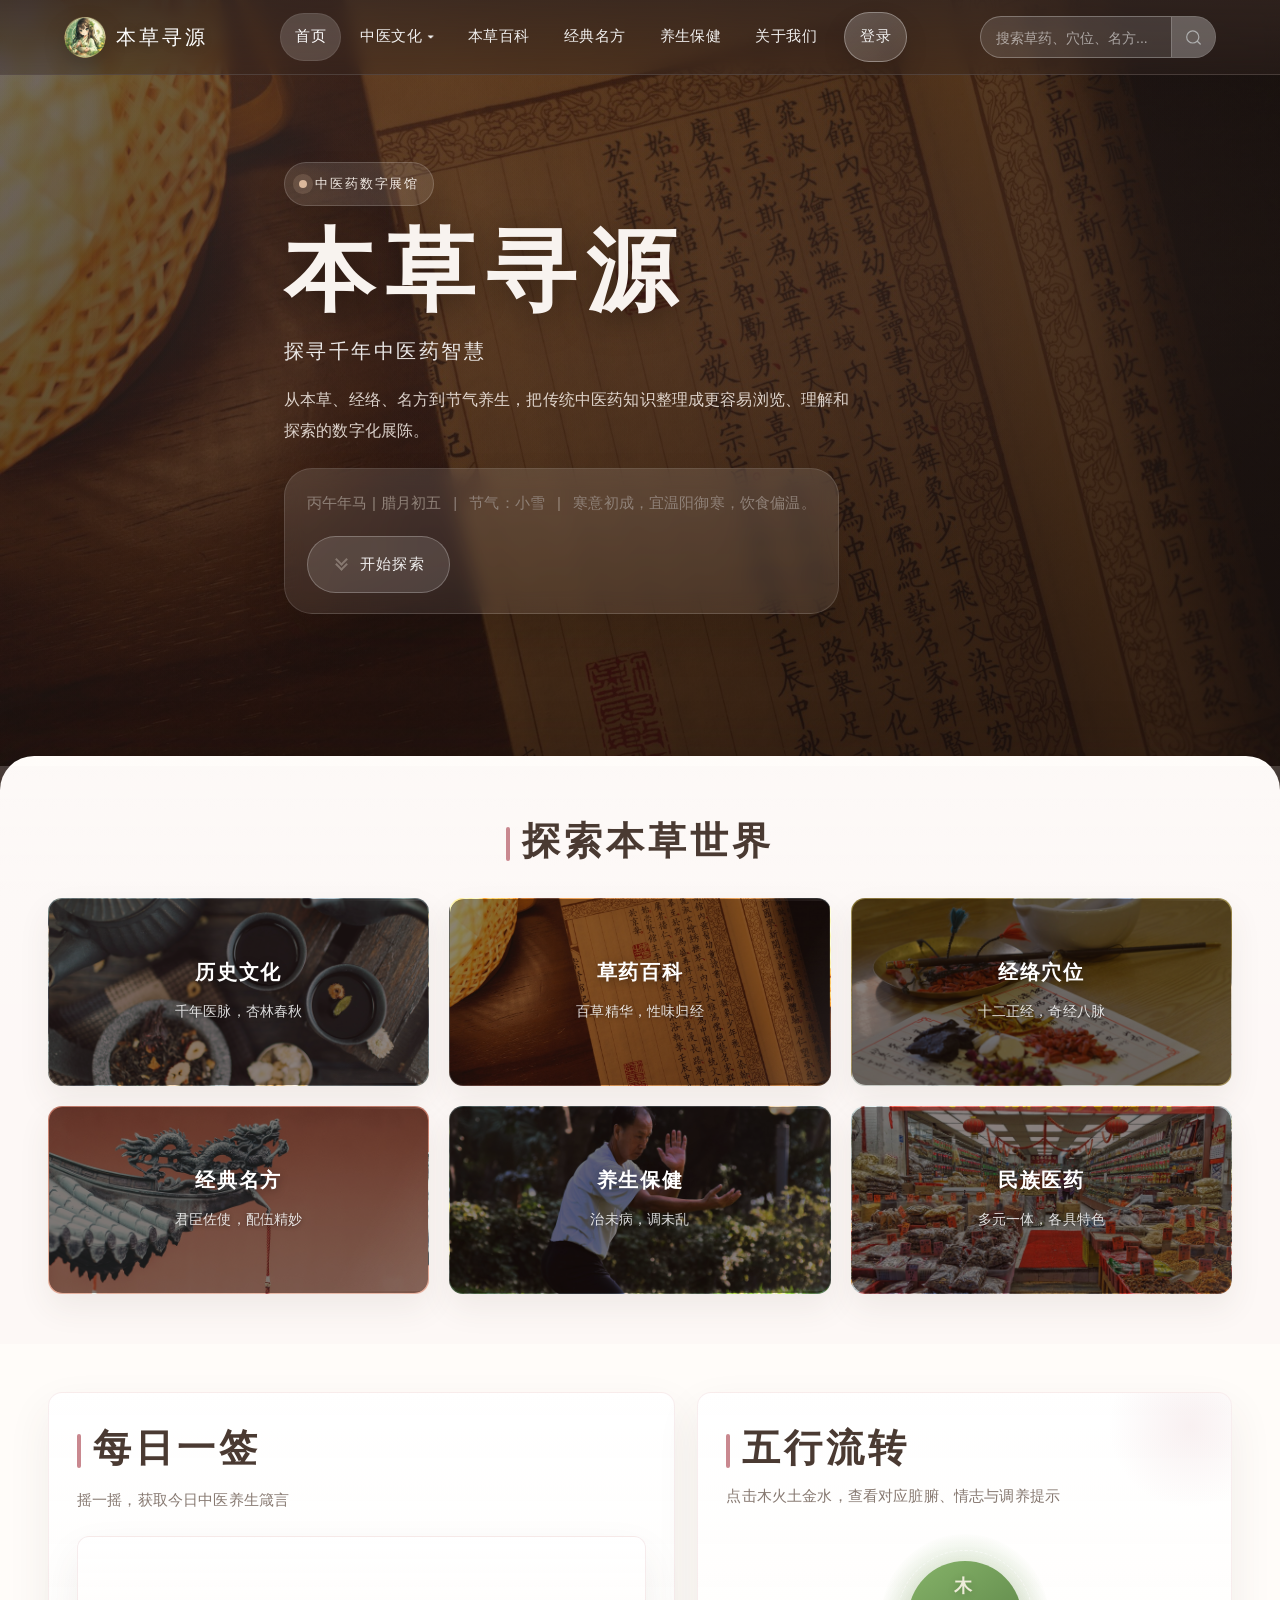
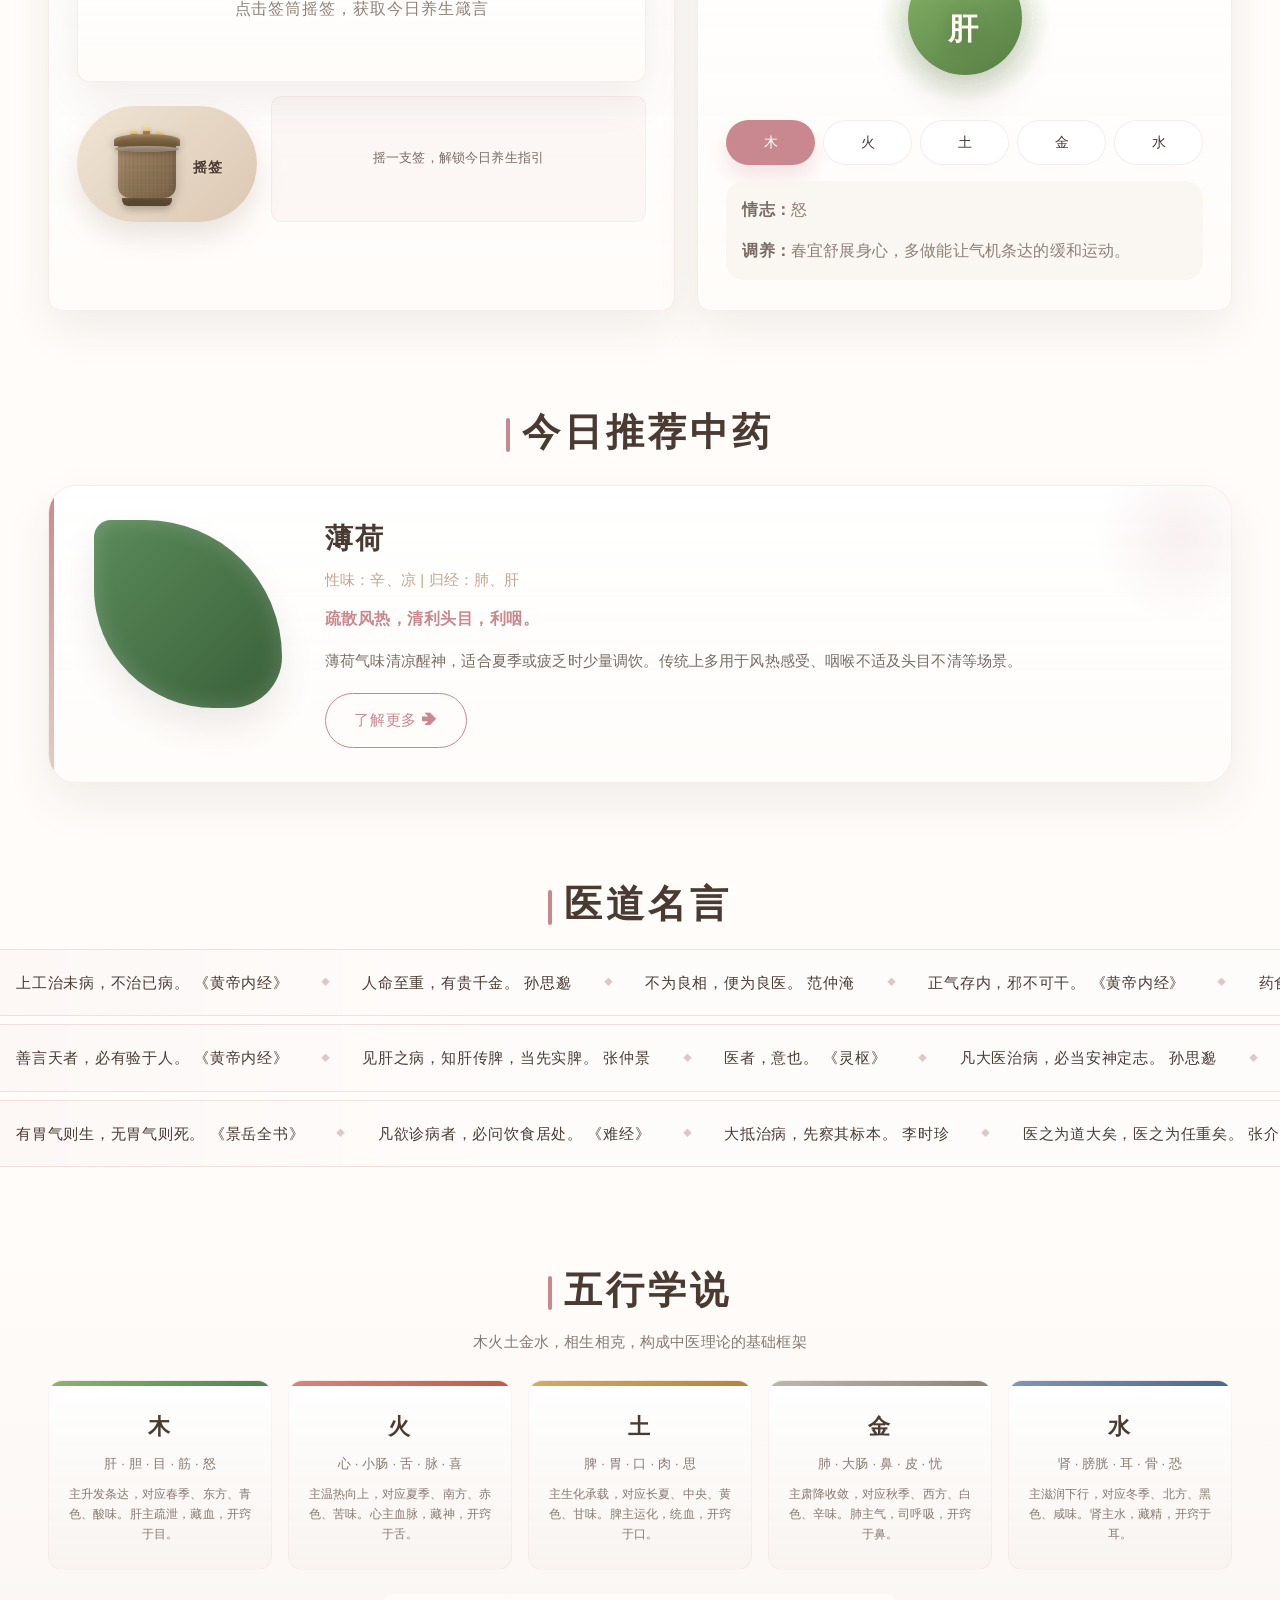
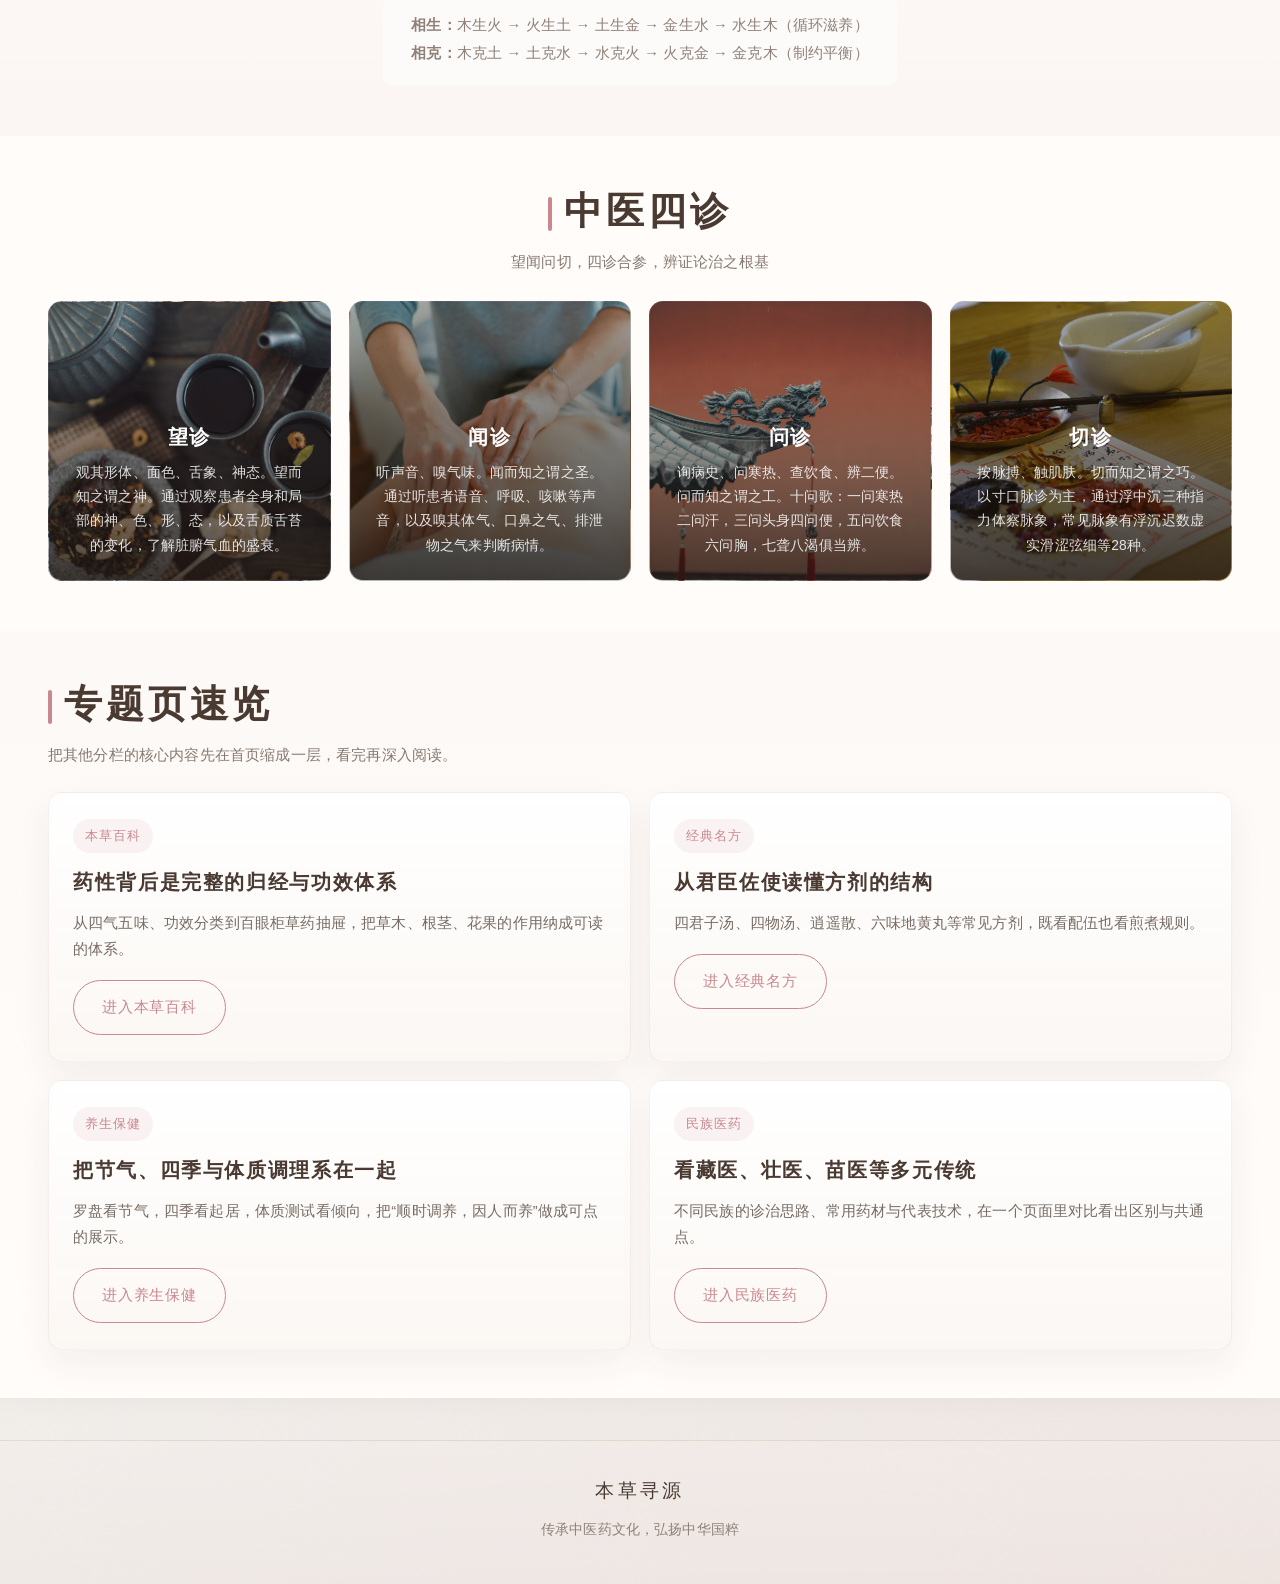
<file: index.html>
﻿<!DOCTYPE html>
<html lang="zh-CN">
<head>
  <meta charset="UTF-8">
  <meta name="viewport" content="width=device-width, initial-scale=1.0">
  <title>本草寻源 - 探寻千年中医药智慧</title>
  <link rel="stylesheet" href="css/common.css?v=20260608">
  <link rel="stylesheet" href="css/index.css">
</head>
<body>

  <header id="nav-header">
    <div class="nav-container">
      <div class="nav-logo">
        <img src="images/logo.png" alt="本草寻源">
        <span>本草寻源</span>
      </div>

      <nav>
        <ul class="nav-menu">
          <li><a href="index.html">首页</a></li>
          <li class="has-sub">
            <a href="#">中医文化 ▾</a>
            <ul class="submenu">
              <li><a href="history.html">历史溯源</a></li>
              <li><a href="meridian.html">经络穴位</a></li>
              <li><a href="ethnic.html">民族医药</a></li>
            </ul>
          </li>
          <li><a href="herbs.html">本草百科</a></li>
          <li><a href="prescription.html">经典名方</a></li>
          <li><a href="wellness.html">养生保健</a></li>
          <li><a href="about.html">关于我们</a></li>
          <li><a href="login.html" class="nav-login">登录</a></li>
        </ul>
      </nav>

      <div class="nav-search">
        <input type="text" id="search-input" placeholder="搜索草药、穴位、名方...">
        <button id="search-btn" aria-label="搜索"></button>
      </div>
    </div>
  </header>

  <section class="hero-section">
    <div class="hero-ink-bg"></div>
    <div class="hero-overlay"></div>
    <div class="hero-content">
      <span class="hero-badge">中医药数字展馆</span>
      <h1 class="hero-title">本草寻源</h1>
      <p class="hero-subtitle">探寻千年中医药智慧</p>
      <p class="hero-description">从本草、经络、名方到节气养生，把传统中医药知识整理成更容易浏览、理解和探索的数字化展陈。</p>
      <div class="hero-meta">
        <div class="date-info">
          <span id="lunar-date">加载中...</span>
          <span class="date-sep">|</span>
          <span id="solar-term">加载中...</span>
          <span class="date-sep">|</span>
          <span id="term-tip"></span>
        </div>
        <a href="#home-main" class="hero-scroll-hint"><span class="hero-scroll-icon" aria-hidden="true"></span> 开始探索</a>
      </div>
    </div>
  </section>

  <main class="home-main" id="home-main">
    <section class="categories" id="categories">
      <div class="container">
        <h2 class="section-title">探索本草世界</h2>
        <div class="category-grid">
          <a href="history.html" class="category-card card-history">
            <h3>历史文化</h3>
            <p>千年医脉，杏林春秋</p>
          </a>
          <a href="herbs.html" class="category-card card-herbs">
            <h3>草药百科</h3>
            <p>百草精华，性味归经</p>
          </a>
          <a href="meridian.html" class="category-card card-meridian">
            <h3>经络穴位</h3>
            <p>十二正经，奇经八脉</p>
          </a>
          <a href="prescription.html" class="category-card card-prescription">
            <h3>经典名方</h3>
            <p>君臣佐使，配伍精妙</p>
          </a>
          <a href="wellness.html" class="category-card card-wellness">
            <h3>养生保健</h3>
            <p>治未病，调未乱</p>
          </a>
          <a href="ethnic.html" class="category-card card-ethnic">
            <h3>民族医药</h3>
            <p>多元一体，各具特色</p>
          </a>
        </div>
      </div>
    </section>

    <section class="daily-fortune" id="daily-fortune">
      <div class="container">
        <div class="fortune-layout">
          <div class="fortune-panel">
            <h2 class="section-title">每日一签</h2>
            <p class="section-desc">摇一摇，获取今日中医养生箴言</p>
            <div class="fortune-box">
              <div class="fortune-display" id="fortune-display">
                <div id="fortune-text" class="fortune-content">
                  <span class="fortune-hint">点击签筒摇签，获取今日养生箴言</span>
                </div>
              </div>
              <div class="fortune-row-bottom">
                <button class="fortune-btn" id="fortune-btn" title="摇签">
                  <div class="divining-cup">
                    <div class="fortune-stick-group" aria-hidden="true">
                      <span class="fortune-stick stick-1"></span>
                      <span class="fortune-stick stick-2"></span>
                      <span class="fortune-stick stick-3"></span>
                      <span class="fortune-stick stick-4"></span>
                      <span class="fortune-stick stick-5"></span>
                    </div>
                    <div class="cup-top"></div>
                    <div class="cup-body">
                      <div class="cup-pattern"></div>
                    </div>
                    <div class="cup-bottom"></div>
                    <div class="cup-rim"></div>
                  </div>
                  <span class="cup-label">摇签</span>
                </button>
                <div class="fortune-tip" id="fortune-tip">摇一支签，解锁今日养生指引</div>
              </div>
            </div>
          </div>

          <aside class="fortune-sidecard">
            <h2 class="section-title fortune-sidecard-title">五行流转</h2>
            <p class="section-desc fortune-sidecard-desc">点击木火土金水，查看对应脏腑、情志与调养提示</p>
            <div class="element-orb" id="element-orb" data-element="mu">
              <span class="orb-glow orb-glow-a"></span>
              <span class="orb-glow orb-glow-b"></span>
              <div class="orb-core">
                <strong id="element-name">木</strong>
                <span id="element-organ">肝</span>
              </div>
            </div>
            <div class="element-actions" id="element-actions">
              <button class="element-chip active" data-element="mu">木</button>
              <button class="element-chip" data-element="huo">火</button>
              <button class="element-chip" data-element="tu">土</button>
              <button class="element-chip" data-element="jin">金</button>
              <button class="element-chip" data-element="shui">水</button>
            </div>
            <div class="element-copy">
              <p><strong>情志：</strong><span id="element-emotion">怒</span></p>
              <p><strong>调养：</strong><span id="element-tip">春宜舒展身心，多做能让气机条达的缓和运动。</span></p>
            </div>
          </aside>
        </div>
      </div>
    </section>

    <section class="featured-herb" id="featured">
      <div class="container">
        <h2 class="section-title">今日推荐中药</h2>
        <div class="featured-card">
          <div class="featured-img">
            <div class="herb-illustration" id="featured-herb-img"></div>
          </div>
          <div class="featured-content">
            <h3 id="featured-name">人参</h3>
            <p class="featured-property" id="featured-property">性味：甘、微苦、微温 | 归经：脾、肺、心</p>
            <p class="featured-effect" id="featured-effect">大补元气，复脉固脱，补脾益肺，生津养血，安神益智</p>
            <p class="featured-desc" id="featured-desc">
              人参被誉为“百草之王”，是驰名中外的名贵药材。其根部肉质肥大，形如人形，故名人参。
              在中国应用已有数千年的历史，《神农本草经》将其列为上品。现代药理研究表明，
              人参含有多种人参皂苷，具有抗疲劳、增强免疫力、改善心血管功能等多重功效。
            </p>
            <a href="herbs.html?search=人参" class="btn btn-outline" id="featured-link">了解更多 &#10132;</a>
          </div>
        </div>
      </div>
    </section>

    <section class="quotes-marquee">
      <div class="container">
        <h2 class="section-title">医道名言</h2>
      </div>
      <div class="marquee-stack">
        <div class="marquee-track">
          <div class="marquee-content" id="marquee-row-1"></div>
        </div>
        <div class="marquee-track reverse">
          <div class="marquee-content" id="marquee-row-2"></div>
        </div>
        <div class="marquee-track">
          <div class="marquee-content" id="marquee-row-3"></div>
        </div>
      </div>
    </section>

    <section class="wuxing-section">
      <div class="container">
        <h2 class="section-title">五行学说</h2>
        <p class="section-desc">木火土金水，相生相克，构成中医理论的基础框架</p>
        <div class="wuxing-grid">
          <div class="wuxing-card wuxing-mu">
            <h3>木</h3>
            <p>肝 · 胆 · 目 · 筋 · 怒</p>
            <p class="wuxing-detail">主升发条达，对应春季、东方、青色、酸味。肝主疏泄，藏血，开窍于目。</p>
          </div>
          <div class="wuxing-card wuxing-huo">
            <h3>火</h3>
            <p>心 · 小肠 · 舌 · 脉 · 喜</p>
            <p class="wuxing-detail">主温热向上，对应夏季、南方、赤色、苦味。心主血脉，藏神，开窍于舌。</p>
          </div>
          <div class="wuxing-card wuxing-tu">
            <h3>土</h3>
            <p>脾 · 胃 · 口 · 肉 · 思</p>
            <p class="wuxing-detail">主生化承载，对应长夏、中央、黄色、甘味。脾主运化，统血，开窍于口。</p>
          </div>
          <div class="wuxing-card wuxing-jin">
            <h3>金</h3>
            <p>肺 · 大肠 · 鼻 · 皮 · 忧</p>
            <p class="wuxing-detail">主肃降收敛，对应秋季、西方、白色、辛味。肺主气，司呼吸，开窍于鼻。</p>
          </div>
          <div class="wuxing-card wuxing-shui">
            <h3>水</h3>
            <p>肾 · 膀胱 · 耳 · 骨 · 恐</p>
            <p class="wuxing-detail">主滋润下行，对应冬季、北方、黑色、咸味。肾主水，藏精，开窍于耳。</p>
          </div>
        </div>
        <div class="wuxing-relation">
          <p><strong>相生：</strong>木生火 → 火生土 → 土生金 → 金生水 → 水生木（循环滋养）</p>
          <p><strong>相克：</strong>木克土 → 土克水 → 水克火 → 火克金 → 金克木（制约平衡）</p>
        </div>
      </div>
    </section>

    <section class="sizhen-section">
      <div class="container">
        <h2 class="section-title">中医四诊</h2>
        <p class="section-desc">望闻问切，四诊合参，辨证论治之根基</p>
        <div class="sizhen-grid">
          <div class="sizhen-card sizhen-card-wang">
            <h3>望诊</h3>
            <p>观其形体、面色、舌象、神态。望而知之谓之神。通过观察患者全身和局部的神、色、形、态，以及舌质舌苔的变化，了解脏腑气血的盛衰。</p>
          </div>
          <div class="sizhen-card sizhen-card-wen">
            <h3>闻诊</h3>
            <p>听声音、嗅气味。闻而知之谓之圣。通过听患者语音、呼吸、咳嗽等声音，以及嗅其体气、口鼻之气、排泄物之气来判断病情。</p>
          </div>
          <div class="sizhen-card sizhen-card-wen2">
            <h3>问诊</h3>
            <p>询病史、问寒热、查饮食、辨二便。问而知之谓之工。十问歌：一问寒热二问汗，三问头身四问便，五问饮食六问胸，七聋八渴俱当辨。</p>
          </div>
          <div class="sizhen-card sizhen-card-qie">
            <h3>切诊</h3>
            <p>按脉搏、触肌肤。切而知之谓之巧。以寸口脉诊为主，通过浮中沉三种指力体察脉象，常见脉象有浮沉迟数虚实滑涩弦细等28种。</p>
          </div>
        </div>
      </div>
    </section>

    <section class="home-overview">
      <div class="container">
        <h2 class="section-title">专题页速览</h2>
        <p class="section-desc">把其他分栏的核心内容先在首页缩成一层，看完再深入阅读。</p>
        <div class="overview-grid">
          <article class="overview-card">
            <span class="overview-kicker">本草百科</span>
            <h3>药性背后是完整的归经与功效体系</h3>
            <p>从四气五味、功效分类到百眼柜草药抽屉，把草木、根茎、花果的作用纳成可读的体系。</p>
            <a href="herbs.html" class="btn btn-outline">进入本草百科</a>
          </article>
          <article class="overview-card">
            <span class="overview-kicker">经典名方</span>
            <h3>从君臣佐使读懂方剂的结构</h3>
            <p>四君子汤、四物汤、逍遥散、六味地黄丸等常见方剂，既看配伍也看煎煮规则。</p>
            <a href="prescription.html" class="btn btn-outline">进入经典名方</a>
          </article>
          <article class="overview-card">
            <span class="overview-kicker">养生保健</span>
            <h3>把节气、四季与体质调理系在一起</h3>
            <p>罗盘看节气，四季看起居，体质测试看倾向，把“顺时调养，因人而养”做成可点的展示。</p>
            <a href="wellness.html" class="btn btn-outline">进入养生保健</a>
          </article>
          <article class="overview-card">
            <span class="overview-kicker">民族医药</span>
            <h3>看藏医、壮医、苗医等多元传统</h3>
            <p>不同民族的诊治思路、常用药材与代表技术，在一个页面里对比看出区别与共通点。</p>
            <a href="ethnic.html" class="btn btn-outline">进入民族医药</a>
          </article>
        </div>
      </div>
    </section>
  </main>

  <footer class="site-footer">
    <div class="footer-brand">本草寻源</div>
    <p class="footer-info">传承中医药文化，弘扬中华国粹</p>
  </footer>

  <div id="music-player">
    <audio id="bgm" loop preload="none">
      <source src="music/bencaogangmu.webm" type="audio/webm">
    </audio>
    <div id="jade-icon" class="paused" title="点击播放/暂停背景音乐">&#9835;</div>
  </div>

  <script src="javascript/nav.js?v=20260608"></script>
  <script src="javascript/index.js"></script>
</body>
</html>
</file>
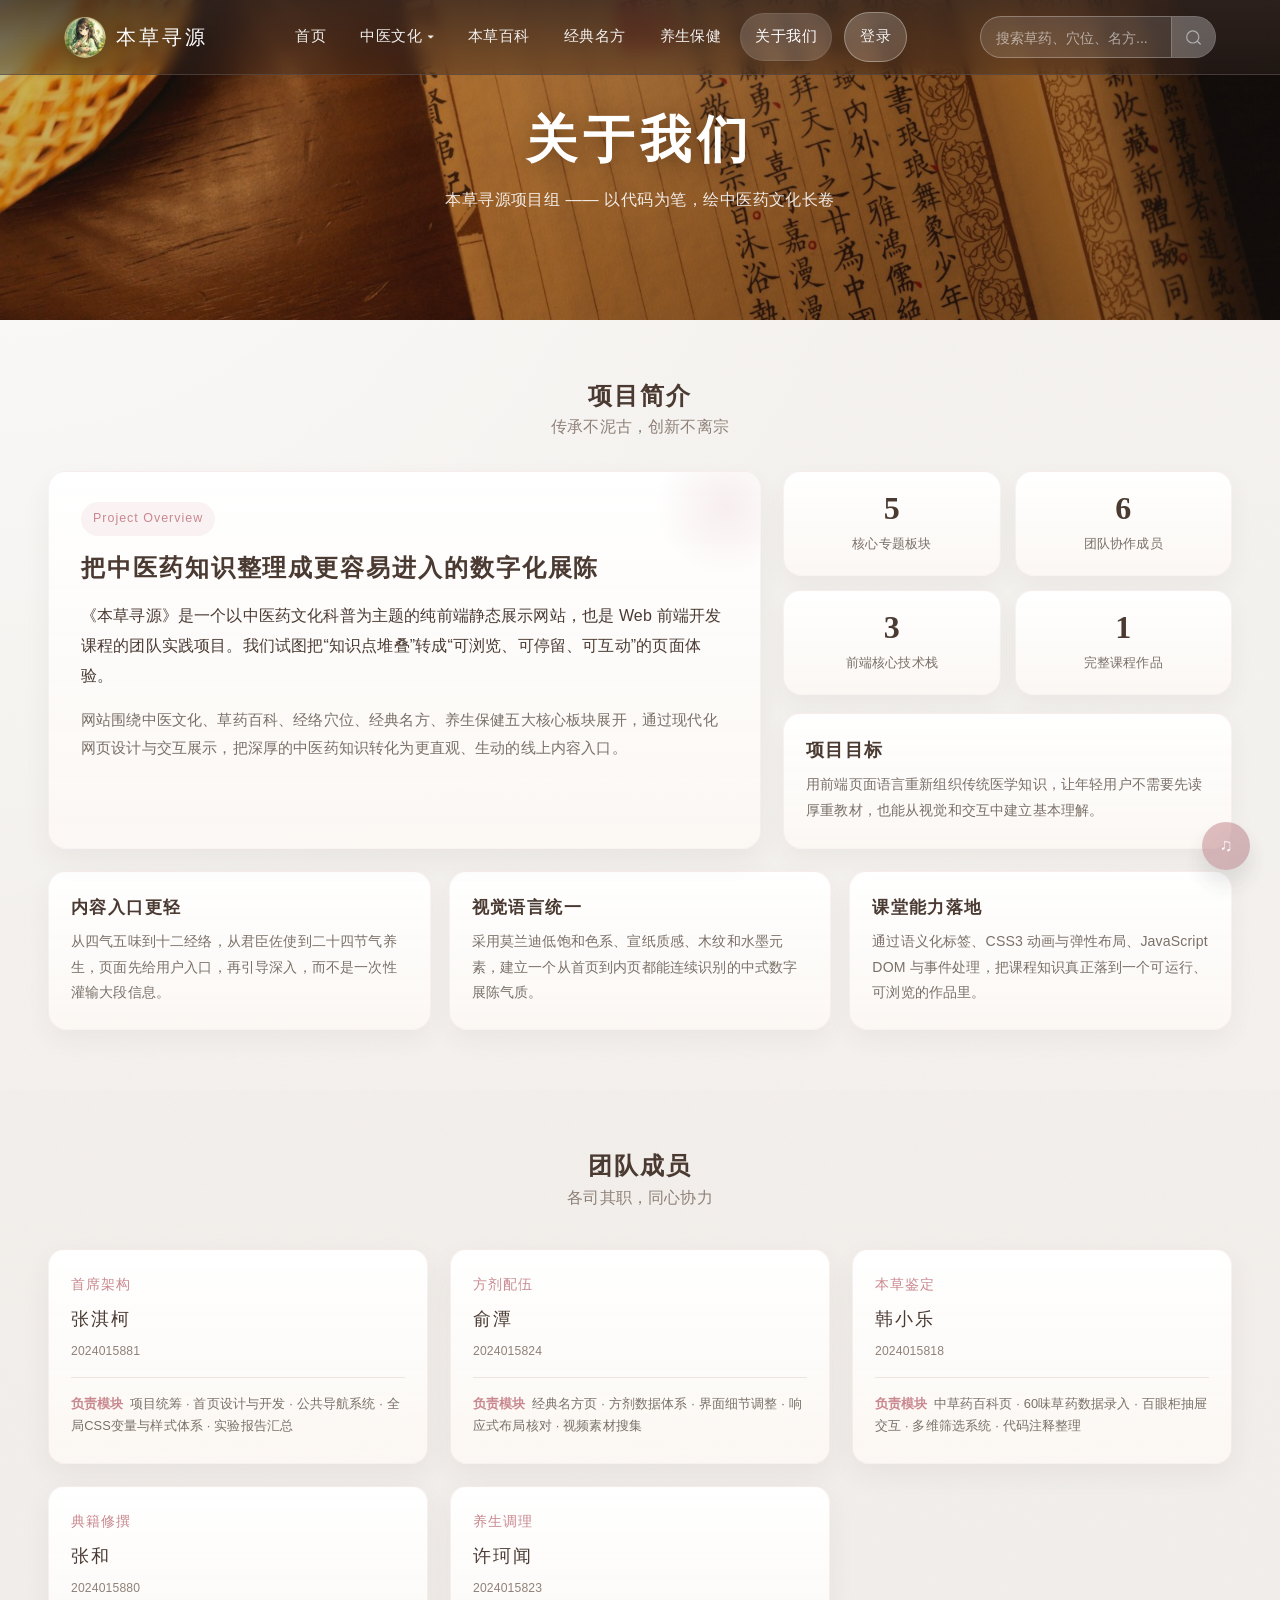
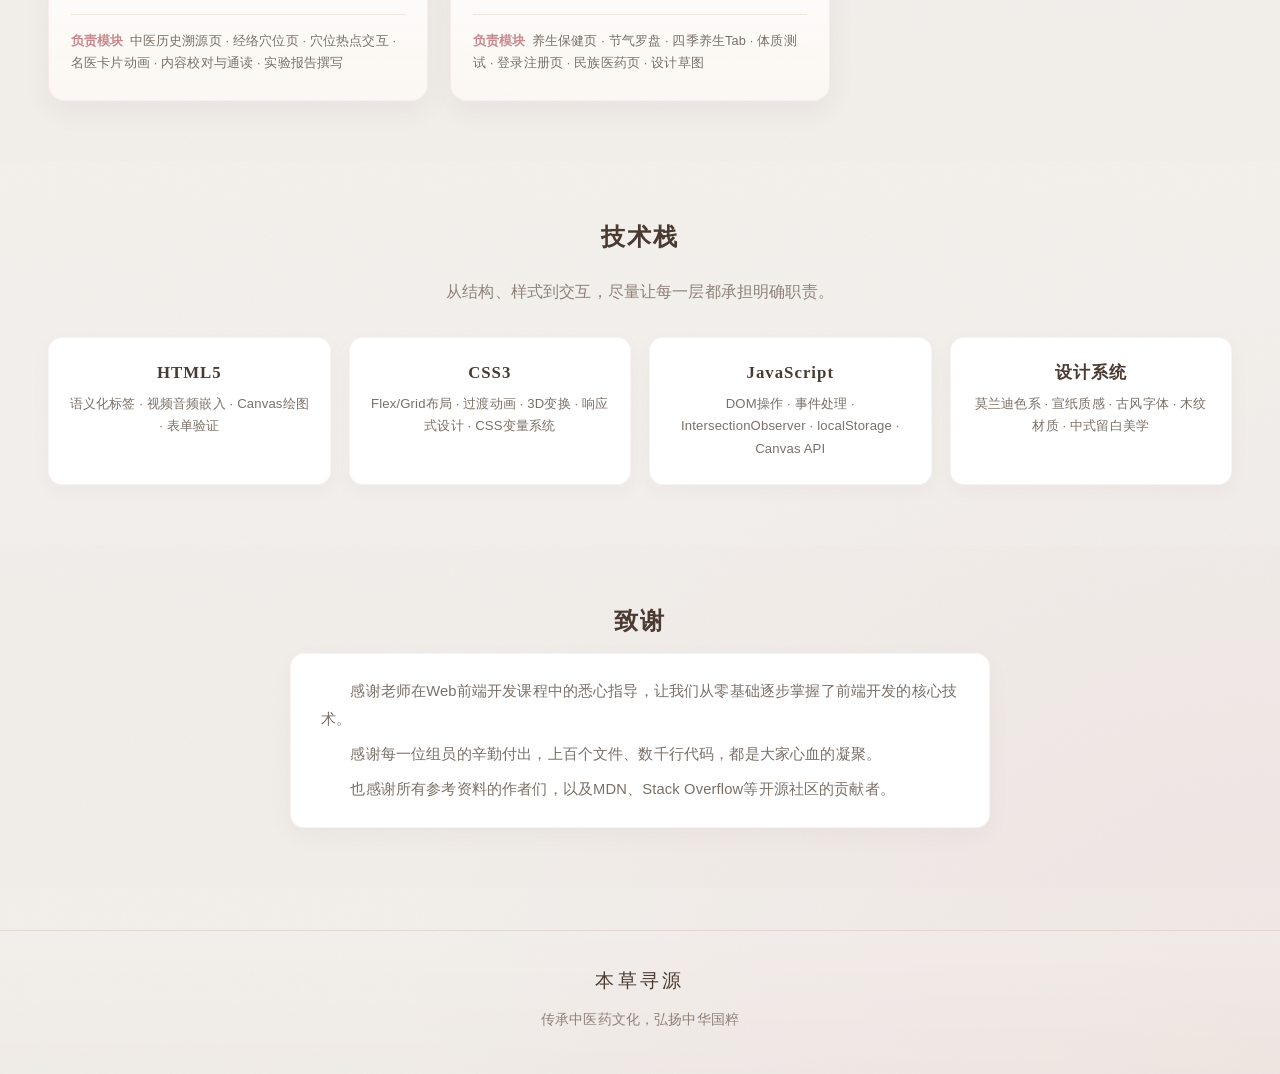
<file: about.html>
﻿<!DOCTYPE html>
<html lang="zh-CN">
<head>
  <meta charset="UTF-8">
  <meta name="viewport" content="width=device-width, initial-scale=1.0">
  <title>关于我们 - 本草寻源</title>
  <link rel="stylesheet" href="css/common.css?v=20260608">
  <link rel="stylesheet" href="css/about.css?v=20260609">
</head>
<body>

  <header id="nav-header">
    <div class="nav-container">
      <div class="nav-logo">
        <img src="images/logo.png" alt="本草寻源">
        <span>本草寻源</span>
      </div>
      <nav>
        <ul class="nav-menu">
          <li><a href="index.html">首页</a></li>
          <li class="has-sub">
            <a href="#">中医文化 ▾</a>
            <ul class="submenu">
              <li><a href="history.html">历史溯源</a></li>
              <li><a href="meridian.html">经络穴位</a></li>
              <li><a href="ethnic.html">民族医药</a></li>
            </ul>
          </li>
          <li><a href="herbs.html">本草百科</a></li>
          <li><a href="prescription.html">经典名方</a></li>
          <li><a href="wellness.html">养生保健</a></li>
          <li><a href="about.html" class="nav-active">关于我们</a></li>
          <li><a href="login.html" class="nav-login">登录</a></li>
        </ul>
      </nav>
      <div class="nav-search">
        <input type="text" id="search-input" placeholder="搜索草药、穴位、名方...">
        <button id="search-btn" aria-label="搜索"></button>
      </div>
    </div>
  </header>

  <!-- 页面横幅 -->
  <section class="banner banner-about">
    <div class="banner-bg"></div>
    <div class="banner-content">
      <h1>关于我们</h1>
      <p>本草寻源项目组 —— 以代码为笔，绘中医药文化长卷</p>
    </div>
  </section>

  <!-- 项目简介 -->
  <section class="about-intro">
    <div class="container">
      <h2 class="section-title" style="text-align:center;">项目简介</h2>
      <p class="section-desc" style="text-align:center;color:var(--color-dust);margin-bottom:28px;">
        传承不泥古，创新不离宗
      </p>
      <div class="intro-layout">
        <article class="intro-card intro-card-lead">
          <span class="intro-kicker">Project Overview</span>
          <h3>把中医药知识整理成更容易进入的数字化展陈</h3>
          <p class="intro-lead">《本草寻源》是一个以中医药文化科普为主题的纯前端静态展示网站，也是 Web 前端开发课程的团队实践项目。我们试图把“知识点堆叠”转成“可浏览、可停留、可互动”的页面体验。</p>
          <p>网站围绕中医文化、草药百科、经络穴位、经典名方、养生保健五大核心板块展开，通过现代化网页设计与交互展示，把深厚的中医药知识转化为更直观、生动的线上内容入口。</p>
        </article>

        <aside class="overview-panel">
          <div class="overview-stat-grid">
            <div class="overview-stat">
              <strong>5</strong>
              <span>核心专题板块</span>
            </div>
            <div class="overview-stat">
              <strong>6</strong>
              <span>团队协作成员</span>
            </div>
            <div class="overview-stat">
              <strong>3</strong>
              <span>前端核心技术栈</span>
            </div>
            <div class="overview-stat">
              <strong>1</strong>
              <span>完整课程作品</span>
            </div>
          </div>
          <div class="overview-note">
            <h3>项目目标</h3>
            <p>用前端页面语言重新组织传统医学知识，让年轻用户不需要先读厚重教材，也能从视觉和交互中建立基本理解。</p>
          </div>
        </aside>
      </div>

      <div class="principles-grid">
        <article class="principle-card">
          <h3>内容入口更轻</h3>
          <p>从四气五味到十二经络，从君臣佐使到二十四节气养生，页面先给用户入口，再引导深入，而不是一次性灌输大段信息。</p>
        </article>
        <article class="principle-card">
          <h3>视觉语言统一</h3>
          <p>采用莫兰迪低饱和色系、宣纸质感、木纹和水墨元素，建立一个从首页到内页都能连续识别的中式数字展陈气质。</p>
        </article>
        <article class="principle-card">
          <h3>课堂能力落地</h3>
          <p>通过语义化标签、CSS3 动画与弹性布局、JavaScript DOM 与事件处理，把课程知识真正落到一个可运行、可浏览的作品里。</p>
        </article>
      </div>
    </div>
  </section>

  <!-- 团队成员 -->
  <section class="team-section">
    <div class="container">
      <h2 class="section-title" style="text-align:center;">团队成员</h2>
      <p class="section-desc" style="text-align:center;color:var(--color-dust);margin-bottom:36px;">
        各司其职，同心协力
      </p>

      <div class="member-grid" id="member-grid">
        <!-- JS动态渲染 -->
      </div>
    </div>
  </section>

  <!-- 技术栈 -->
  <section class="tech-section">
    <div class="container">
      <h2 class="section-title" style="text-align:center;margin-bottom:24px;">技术栈</h2>
      <p class="section-desc tech-desc" style="text-align:center;color:var(--color-dust);margin-bottom:30px;">
        从结构、样式到交互，尽量让每一层都承担明确职责。
      </p>
      <div class="tech-grid">
        <div class="tech-card">
          <h3>HTML5</h3>
          <p>语义化标签 · 视频音频嵌入 · Canvas绘图 · 表单验证</p>
        </div>
        <div class="tech-card">
          <h3>CSS3</h3>
          <p>Flex/Grid布局 · 过渡动画 · 3D变换 · 响应式设计 · CSS变量系统</p>
        </div>
        <div class="tech-card">
          <h3>JavaScript</h3>
          <p>DOM操作 · 事件处理 · IntersectionObserver · localStorage · Canvas API</p>
        </div>
        <div class="tech-card">
          <h3>设计系统</h3>
          <p>莫兰迪色系 · 宣纸质感 · 古风字体 · 木纹材质 · 中式留白美学</p>
        </div>
      </div>
    </div>
  </section>

  <!-- 致谢 -->
  <section class="thanks-section">
    <div class="container">
      <h2 class="section-title" style="text-align:center;margin-bottom:16px;">致谢</h2>
      <div class="thanks-card">
        <p>感谢老师在Web前端开发课程中的悉心指导，让我们从零基础逐步掌握了前端开发的核心技术。</p>
        <p>感谢每一位组员的辛勤付出，上百个文件、数千行代码，都是大家心血的凝聚。</p>
        <p>也感谢所有参考资料的作者们，以及MDN、Stack Overflow等开源社区的贡献者。</p>
      </div>
    </div>
  </section>

  <footer class="site-footer">
    <div class="footer-brand">本草寻源</div>
    <p class="footer-info">传承中医药文化，弘扬中华国粹</p>
  </footer>

  <div id="music-player">
    <audio id="bgm" loop preload="none">
      <source src="music/bencaogangmu.webm" type="audio/webm">
    </audio>
    <div id="jade-icon" class="paused" title="点击播放/暂停背景音乐">&#9835;</div>
  </div>

  <script src="javascript/nav.js?v=20260608"></script>
  <script>
    (function() {
      'use strict';

      var members = [
        { name:'张淇柯', role:'首席架构', id:'2024015881',
          duties:'项目统筹 · 首页设计与开发 · 公共导航系统 · 全局CSS变量与样式体系 · 实验报告汇总' },
        { name:'俞潭', role:'方剂配伍', id:'2024015824',
          duties:'经典名方页 · 方剂数据体系 · 界面细节调整 · 响应式布局核对 · 视频素材搜集' },
        { name:'韩小乐', role:'本草鉴定', id:'2024015818',
          duties:'中草药百科页 · 60味草药数据录入 · 百眼柜抽屉交互 · 多维筛选系统 · 代码注释整理' },
        { name:'张和', role:'典籍修撰', id:'2024015880',
          duties:'中医历史溯源页 · 经络穴位页 · 穴位热点交互 · 名医卡片动画 · 内容校对与通读 · 实验报告撰写' },
        { name:'许珂闻', role:'养生调理', id:'2024015823',
          duties:'养生保健页 · 节气罗盘 · 四季养生Tab · 体质测试 · 登录注册页 · 民族医药页 · 设计草图' }
      ];

      var grid = document.getElementById('member-grid');
      if (!grid) return;

      var html = '';
      members.forEach(function(m) {
        html += '<div class="member-card">';
        html += '  <div class="member-role">' + m.role + '</div>';
        html += '  <div class="member-name">' + m.name + '</div>';
        html += '  <div class="member-id">' + m.id + '</div>';
        html += '  <div class="member-detail">';
        html += '    <div class="detail-line"><span>负责模块</span>' + m.duties + '</div>';
        html += '  </div>';
        html += '</div>';
      });
      grid.innerHTML = html;
    })();
  </script>
</body>
</html>
</file>
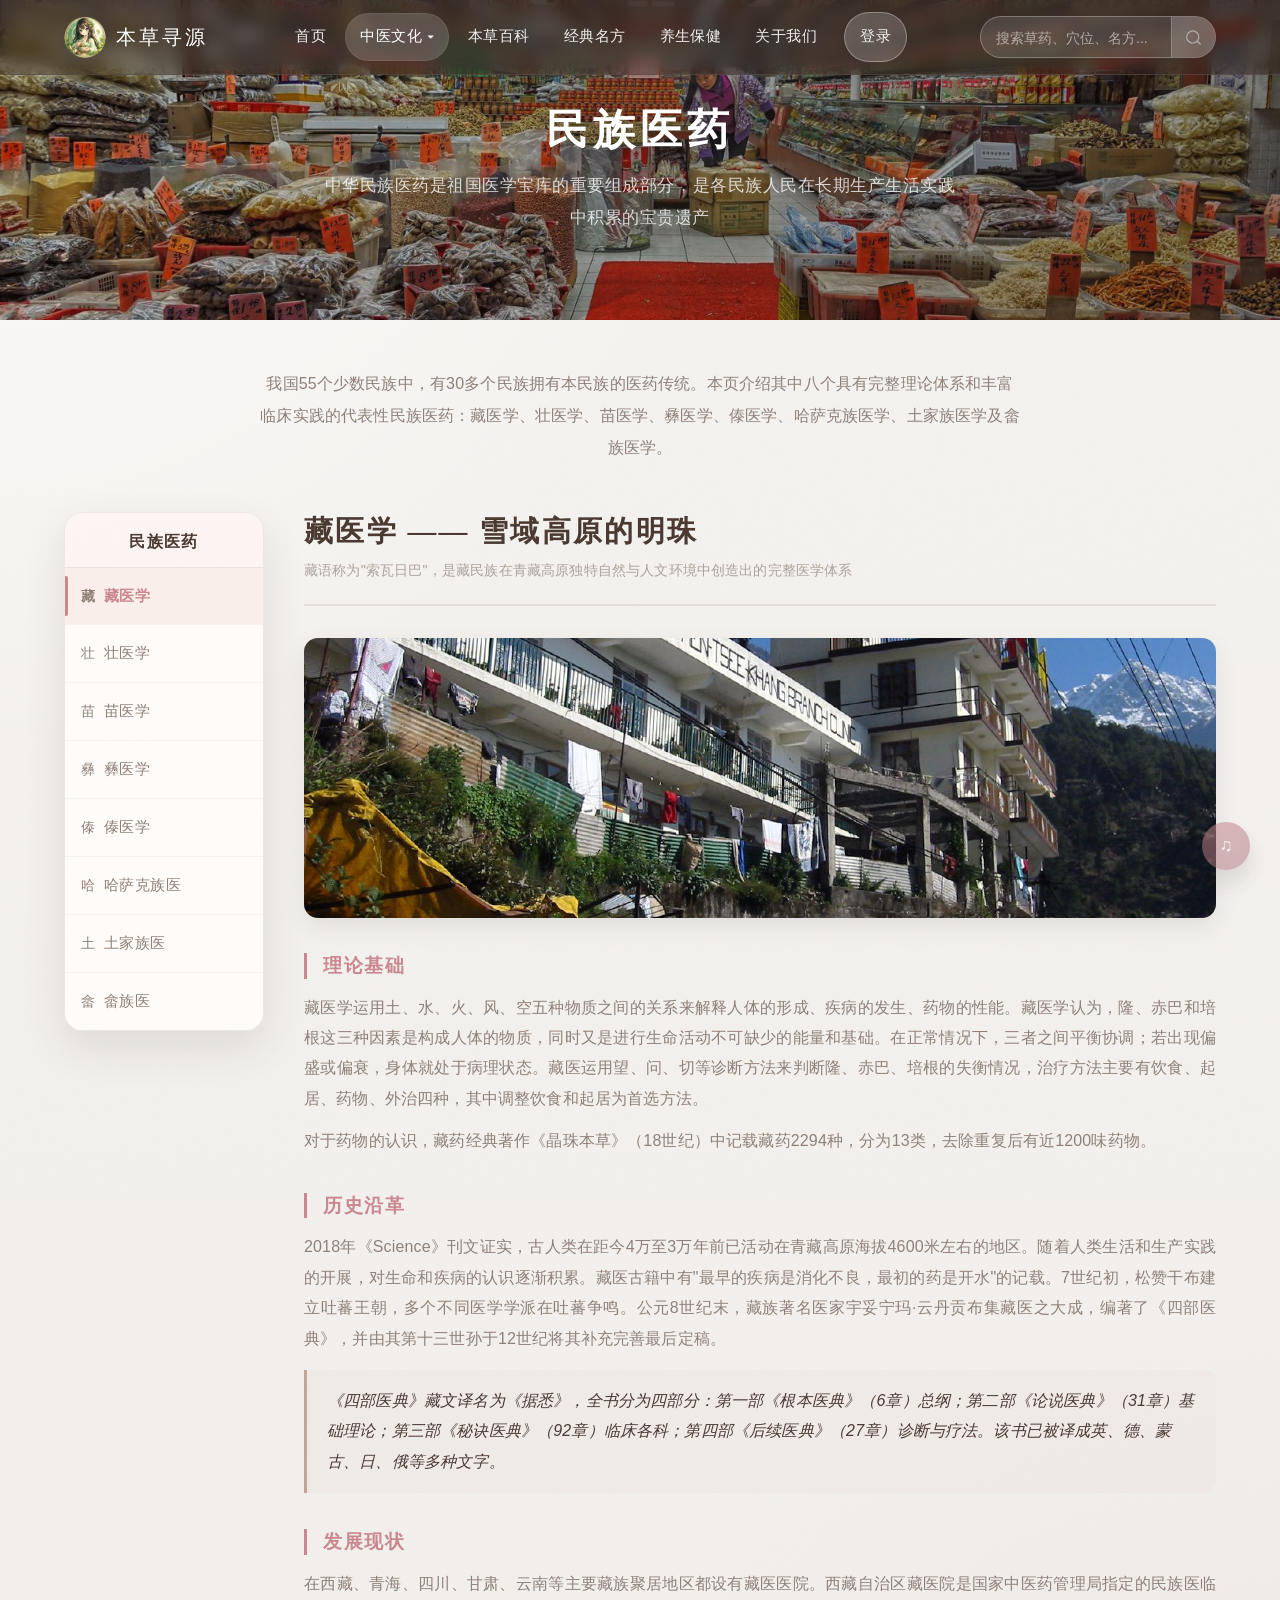
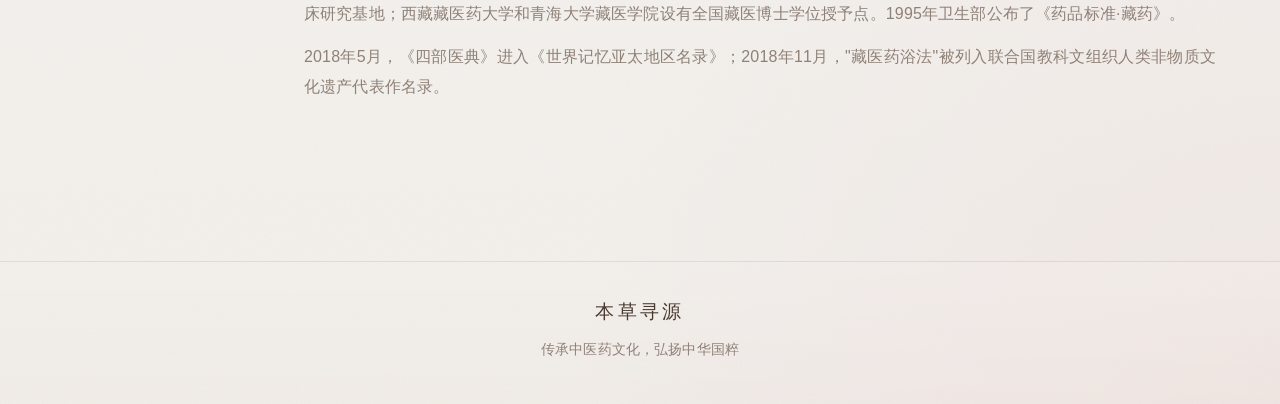
<file: ethnic.html>
﻿<!DOCTYPE html>
<html lang="zh-CN">
<head>
  <meta charset="UTF-8">
  <meta name="viewport" content="width=device-width, initial-scale=1.0">
  <title>民族医药 - 本草寻源</title>
  <link rel="stylesheet" href="css/common.css?v=20260608">
  <link rel="stylesheet" href="css/ethnic.css">
</head>
<body>

  <header id="nav-header">
    <div class="nav-container">
      <div class="nav-logo">
        <img src="images/logo.png" alt="本草寻源">
        <span>本草寻源</span>
      </div>
      <nav>
        <ul class="nav-menu">
          <li><a href="index.html">首页</a></li>
          <li class="has-sub">
            <a href="#">中医文化 ▾</a>
            <ul class="submenu">
              <li><a href="history.html">历史溯源</a></li>
              <li><a href="meridian.html">经络穴位</a></li>
              <li><a href="ethnic.html">民族医药</a></li>
            </ul>
          </li>
          <li><a href="herbs.html">本草百科</a></li>
          <li><a href="prescription.html">经典名方</a></li>
          <li><a href="wellness.html">养生保健</a></li>
          <li><a href="about.html">关于我们</a></li>
          <li><a href="login.html" class="nav-login">登录</a></li>
        </ul>
      </nav>
      <div class="nav-search">
        <input type="text" id="search-input" placeholder="搜索草药、穴位、名方...">
        <button id="search-btn" aria-label="搜索"></button>
      </div>
    </div>
  </header>

  <!-- 横幅 -->
  <section class="banner banner-ethnic ethnic-banner">
    <div class="banner-bg"></div>
    <div class="banner-content">
      <h1>民族医药</h1>
      <p>中华民族医药是祖国医学宝库的重要组成部分，是各民族人民在长期生产生活实践中积累的宝贵遗产</p>
    </div>
  </section>

  <!-- 概览介绍 -->
  <section class="container" style="padding-top:48px;text-align:center;">
    <p style="max-width:760px;margin:0 auto;color:var(--color-dust);line-height:2;">
      我国55个少数民族中，有30多个民族拥有本民族的医药传统。本页介绍其中八个具有完整理论体系和丰富临床实践的代表性民族医药：藏医学、壮医学、苗医学、彝医学、傣医学、哈萨克族医学、土家族医学及畲族医学。
    </p>
  </section>

  <!-- 侧栏 + 内容布局 -->
  <div class="ethnic-layout">

    <!-- 左侧导航 -->
    <aside class="ethnic-sidebar">
      <h3>民族医药</h3>
      <ul class="ethnic-nav-list" id="ethnic-nav">
        <li><button class="ethnic-nav-btn active" data-ethnic="zang"><span class="ethnic-nav-icon">藏</span>藏医学</button></li>
        <li><button class="ethnic-nav-btn" data-ethnic="zhuang"><span class="ethnic-nav-icon">壮</span>壮医学</button></li>
        <li><button class="ethnic-nav-btn" data-ethnic="miao"><span class="ethnic-nav-icon">苗</span>苗医学</button></li>
        <li><button class="ethnic-nav-btn" data-ethnic="yi"><span class="ethnic-nav-icon">彝</span>彝医学</button></li>
        <li><button class="ethnic-nav-btn" data-ethnic="dai"><span class="ethnic-nav-icon">傣</span>傣医学</button></li>
        <li><button class="ethnic-nav-btn" data-ethnic="hasake"><span class="ethnic-nav-icon">哈</span>哈萨克族医</button></li>
        <li><button class="ethnic-nav-btn" data-ethnic="tujia"><span class="ethnic-nav-icon">土</span>土家族医</button></li>
        <li><button class="ethnic-nav-btn" data-ethnic="she"><span class="ethnic-nav-icon">畲</span>畲族医</button></li>
      </ul>
    </aside>

    <!-- 右侧内容 -->
    <main class="ethnic-content">

      <!-- ==================== 藏医学 ==================== -->
      <article class="ethnic-panel active" id="panel-zang">
        <div class="ethnic-panel-header">
          <h2>藏医学 —— 雪域高原的明珠</h2>
          <p class="subtitle">藏语称为"索瓦日巴"，是藏民族在青藏高原独特自然与人文环境中创造出的完整医学体系</p>
        </div>
        <img src="images/ethnic/zang.jpg" alt="藏医学" class="ethnic-hero-img" loading="lazy">

        <div class="ethnic-section">
          <h3>理论基础</h3>
          <p>藏医学运用土、水、火、风、空五种物质之间的关系来解释人体的形成、疾病的发生、药物的性能。藏医学认为，隆、赤巴和培根这三种因素是构成人体的物质，同时又是进行生命活动不可缺少的能量和基础。在正常情况下，三者之间平衡协调；若出现偏盛或偏衰，身体就处于病理状态。藏医运用望、问、切等诊断方法来判断隆、赤巴、培根的失衡情况，治疗方法主要有饮食、起居、药物、外治四种，其中调整饮食和起居为首选方法。</p>
          <p>对于药物的认识，藏药经典著作《晶珠本草》（18世纪）中记载藏药2294种，分为13类，去除重复后有近1200味药物。</p>
        </div>

        <div class="ethnic-section">
          <h3>历史沿革</h3>
          <p>2018年《Science》刊文证实，古人类在距今4万至3万年前已活动在青藏高原海拔4600米左右的地区。随着人类生活和生产实践的开展，对生命和疾病的认识逐渐积累。藏医古籍中有"最早的疾病是消化不良，最初的药是开水"的记载。7世纪初，松赞干布建立吐蕃王朝，多个不同医学学派在吐蕃争鸣。公元8世纪末，藏族著名医家宇妥宁玛·云丹贡布集藏医之大成，编著了《四部医典》，并由其第十三世孙于12世纪将其补充完善最后定稿。</p>
          <blockquote class="ethnic-quote">《四部医典》藏文译名为《据悉》，全书分为四部分：第一部《根本医典》（6章）总纲；第二部《论说医典》（31章）基础理论；第三部《秘诀医典》（92章）临床各科；第四部《后续医典》（27章）诊断与疗法。该书已被译成英、德、蒙古、日、俄等多种文字。</blockquote>
        </div>

        <div class="ethnic-section">
          <h3>发展现状</h3>
          <p>在西藏、青海、四川、甘肃、云南等主要藏族聚居地区都设有藏医医院。西藏自治区藏医院是国家中医药管理局指定的民族医临床研究基地；西藏藏医药大学和青海大学藏医学院设有全国藏医博士学位授予点。1995年卫生部公布了《药品标准·藏药》。</p>
          <p>2018年5月，《四部医典》进入《世界记忆亚太地区名录》；2018年11月，"藏医药浴法"被列入联合国教科文组织人类非物质文化遗产代表作名录。</p>
        </div>
      </article>

      <!-- ==================== 壮医学 ==================== -->
      <article class="ethnic-panel" id="panel-zhuang">
        <div class="ethnic-panel-header">
          <h2>壮医学 —— 重"三道两路"理论</h2>
          <p class="subtitle">壮医以阴阳为本，三气同步为核心理论，特别强调阳气的主导作用</p>
        </div>
        <img src="images/ethnic/zhuang.jpg" alt="壮医学" class="ethnic-hero-img" loading="lazy">

        <div class="ethnic-section">
          <h3>特色医理</h3>
          <ul class="theory-list">
            <li><strong>阴阳为本，三气同步：</strong>壮医特别强调阳气的主导作用，重阳、调阳、壮阳成为壮医防治疾病的重要理念。人体内的天地人三部之气必须同步运行，制约化生，才能维持健康状态。</li>
            <li><strong>三道两路理论：</strong>"三道"即谷道、水道、气道，是与大自然直接相通的物质交换通道；"两路"为龙路（血液、体液循环通路，枢纽在心脏）、火路（信息传感通路，相当于神经系统）。"三道两路"的核心在于"通"。</li>
            <li><strong>巧坞主神理论：</strong>壮医认为"巧坞"（大脑）是维持阴阳动态平衡的调控中枢，位高权重，是人体总指导部。</li>
            <li><strong>毒虚致病论：</strong>调气解毒补虚不仅是治疗原则，同时也是预防疾病和养生保健的基本理念。</li>
          </ul>
        </div>

        <div class="ethnic-section">
          <h3>特色方药</h3>
          <p>广西独特的地理环境盛产中草药，肉桂、田七、苡仁、罗汉果、山银花、山豆根、铁冬青、牛大力等都是沿用已久的壮药。著名靖西壮乡药市已有上千年历史。壮医将药物分为公药、母药两大类——公药多为温热滋补调气之药，母药多属寒凉清热解毒利导之药。壮医善用鲜药和单方，亦善用毒药和解毒药。</p>
          <div class="tag-list">
            <span class="tag-item">肉桂</span><span class="tag-item">田七</span><span class="tag-item">罗汉果</span><span class="tag-item">山银花</span><span class="tag-item">铁冬青</span><span class="tag-item">牛大力</span><span class="tag-item">罗裙带</span><span class="tag-item">雷公根</span>
          </div>
        </div>

        <div class="ethnic-section">
          <h3>特色技术</h3>
          <div class="tech-grid">
            <div class="tech-card">
              <h4>壮医针刺疗法</h4>
              <p>有体针、耳针、掌针、跖针、火针、针挑、刺血、金针、陶针等多种技法，形成"黄氏壮医针灸流派"。</p>
            </div>
            <div class="tech-card">
              <h4>壮医药线点灸疗法</h4>
              <p>2011年列入国家级非物质文化遗产，具有通痹止痛、止痒祛风、活血化瘀、消肿散结等作用。</p>
            </div>
            <div class="tech-card">
              <h4>药物竹筒拔罐疗法</h4>
              <p>用多种壮药煮沸加热特制竹罐，乘热吸拔于体表，发挥拔毒行气、散寒止痛、祛风除湿之功。</p>
            </div>
            <div class="tech-card">
              <h4>壮医推拿按摩疗法</h4>
              <p>以"查灶诊病"和"消灶解结治病"为特色，对各种痛症疗效显著。</p>
            </div>
            <div class="tech-card">
              <h4>熏蒸洗浴佩垫疗法</h4>
              <p>采用不同壮药水煎后熏蒸肌肤，对小儿病及慢性病效果较好。</p>
            </div>
          </div>
        </div>

        <div class="ethnic-section">
          <h3>优势病种</h3>
          <p>壮医优势病种为南方地区常见病，如风湿、痧瘴蛊毒类疾病。具体包括：痧病、发旺（痹病）、墨病（哮喘）、胴尹（胃痛）、肉扭（淋证）、笨浮（水肿）、麻邦（中风）、血压嗓（高血压病）、邦印（痛证）、屙尿甜（糖尿病）、夺扼（骨折）、核嘎尹（腰椎间盘突出症）、活邀尹（颈椎病）、旁巴尹（肩周炎）、卟佷裆（不孕症）等。</p>
          <div class="tag-list">
            <span class="tag-item">风湿病</span><span class="tag-item">痧瘴蛊毒</span><span class="tag-item">痹病</span><span class="tag-item">中风</span><span class="tag-item">骨折</span><span class="tag-item">腰椎间盘突出</span>
          </div>
        </div>

        <div class="ethnic-section">
          <h3>发展现状</h3>
          <p>广西壮族自治区先后出台了一系列促进壮医药发展的政策文件，颁布了《广西壮族自治区发展中医药壮医药条例》。2002年广西中医学院成立壮医系，2011年开始正式招收壮医本科生。广西民族医药研究所已承担和完成了300多项壮医药相关科研课题。收载壮药375种的《广西壮族自治区壮药质量标准》已公布施行。</p>
        </div>
      </article>

      <!-- ==================== 苗医学 ==================== -->
      <article class="ethnic-panel" id="panel-miao">
        <div class="ethnic-panel-header">
          <h2>苗医学 —— 大山深处的瑰宝</h2>
          <p class="subtitle">苗族医药以天然绿色、方法奇特、简练实用和疗效确切而著称，被誉为"大山深处的瑰宝"</p>
        </div>
        <img src="images/ethnic/miao.jpg" alt="苗医学" class="ethnic-hero-img" loading="lazy">

        <div class="ethnic-section">
          <h3>历史沿革</h3>
          <p>西汉刘向《说苑辨物》记载："吾闻古之医者曰苗父，苗父之为医者也，行医于乡里。"《神农本草经》记载的药物有100多种与苗药同名同义。明代李时珍《本草纲目》记载了42种苗族药物。长征时期，贺龙曾指示"要动员苗医随军前进"。中华人民共和国成立后，苗医药得到长足发展。上世纪80年代后，苗医药发展以贵州省最为突出，开发部颁苗药制剂154个，形成了以苗药为代表的贵州民族药产业。</p>
        </div>

        <div class="ethnic-section">
          <h3>特色医理</h3>
          <p>苗族医药是拥有自身理论指导的医学体系，包含了"两纲两病理论""苗医生成哲学""五基成物学说""三界九架理论""交环理论""四大筋脉理论""苗药质征理论"等。苗医认为气、血、水是构成人体的基本物质，生病外为水毒、气毒、火毒所犯，内有情感、信念所动，亦因劳累损伤所致。将疾病分为症和疾，辨证分类上有两纲（冷病、热病），五经（冷、热、半边、快、慢），病分三十六症、七十二疾，合称一百单八症。</p>
          <p>苗医诊断以望、脉二诊为主，望可知其表，脉可知其里，表里结合。苗医治法以"冷病热治""热病冷治"为两大治法，采用内治法和外治法，其中外治法特别丰富。</p>
        </div>

        <div class="ethnic-section">
          <h3>苗药资源</h3>
          <p>贵州现有药用资源4802种，其中植物药3436种（隶属于275科，1384属），动物药289种，矿物药77种。在全国统一普查的363种重点药材品种中，贵州有资源的达326种，占89.6%。据调查，贵州苗药资源在4000种左右。常见苗药约2000种，最常用的约400种。</p>
          <div class="tag-list">
            <span class="tag-item">观音草</span><span class="tag-item">米槁</span><span class="tag-item">艾纳香</span><span class="tag-item">八爪金龙</span><span class="tag-item">仙桃草</span><span class="tag-item">旱莲草</span><span class="tag-item">重楼</span>
          </div>
        </div>

        <div class="ethnic-section">
          <h3>特色疗法</h3>
          <div class="tech-grid">
            <div class="tech-card">
              <h4>爆灯火疗法</h4>
              <p>用灯心草蘸香油燃着灸灼病处或穴位，具有温筋通脉、祛湿止痛功效。</p>
            </div>
            <div class="tech-card">
              <h4>骨刮疗法</h4>
              <p>用动物骨骼制成的刮板，蘸药液在患者体表进行刮治，对各种痛症和痧症疗效显著。</p>
            </div>
            <div class="tech-card">
              <h4>滚蛋疗法</h4>
              <p>用煮熟的温热鸡蛋在患者体表滚动按摩，适用于小儿惊风、风寒感冒等病症。</p>
            </div>
            <div class="tech-card">
              <h4>熏蒸疗法</h4>
              <p>采用苗药水煎后熏蒸全身或局部，用于风湿痹痛、皮肤病及产后调理。</p>
            </div>
          </div>
        </div>

        <div class="ethnic-section">
          <h3>发展概况</h3>
          <p>2002年国家对贵州地方标准苗药品种进行审评，154个贵州苗药上升为国家标准。目前贵州苗药产业持续发展，已涌现出贵州神奇、百灵、益佰、信邦、同济堂等知名制药企业。贵阳中医学院已成为国内公认的苗医药重要研究基地，苗医药学科是其特色学科。</p>
        </div>
      </article>

      <!-- ==================== 彝医学 ==================== -->
      <article class="ethnic-panel" id="panel-yi">
        <div class="ethnic-panel-header">
          <h2>彝医学 —— 清浊二气的古老智慧</h2>
          <p class="subtitle">彝族医药历史可追溯至5000年以上，是彝族人民长期与疾病斗争的经验总结和智慧结晶</p>
        </div>
        <img src="images/ethnic/yi.jpg" alt="彝医学" class="ethnic-hero-img" loading="lazy">

        <div class="ethnic-section">
          <h3>历史沿革</h3>
          <p>据彝文《帝王纪》和《西南彝志》记载，彝族的医疗实践活动产生于哎哺原始时期，可追溯到5000年以上。古彝文记录最早的药物疗法是"毒蛇咬伤的，麝香拿来敷；蜂子蜇伤的，尔吾拿来敷"。明清时期彝族医药已初具规模，在楚雄州境内发现的《齐苏书》（成书于明嘉靖四十五年，公元1566年）记载常见病59种，彝族药物231种，彝医单方、验方226个。1902年彝医曲焕章创制出云南白药，是彝药的精品和代表。</p>
        </div>

        <div class="ethnic-section">
          <h3>特色医理</h3>
          <ul class="theory-list">
            <li><strong>三气理论：</strong>元气为人体之主宰，清气和浊气乃元气所化生。彝医有"元气充盈，毒邪难犯，毒邪内犯，元气必虚"的理论。</li>
            <li><strong>五行学说：</strong>天的五行是金木水火土，人的五行是心肝脾肺肾，肺属金、肝属木、肾属水、心属火、胃肠脾胰属土。</li>
            <li><strong>二气六路学说：</strong>人体清浊二气各有三条循环通路，以气海为交汇。二气六路理论是我国古代彝医的首创理论，独具特色。</li>
            <li><strong>毒邪理论：</strong>彝医认为"万病生于毒"。毒邪发病有内外两种途径，是各种疾病发生的重要病因理论。</li>
          </ul>
        </div>

        <div class="ethnic-section">
          <h3>用药特色</h3>
          <p>彝族药大约有1198种，纳入彝族药材法定标准的有165种。彝药有奇、灵、简、便的特点——"奇"指配伍奇特精妙；"灵"指疗效好、灵验；"简"指用法简单；"便"指采药方便。彝药方剂有三个显著特点：大方、小方和单方并用；醇酒入方，善用药酒；鲜药入方。</p>
          <div class="tag-list">
            <span class="tag-item">滇重楼</span><span class="tag-item">桑寄生</span><span class="tag-item">松寄生</span><span class="tag-item">植物寄生类</span><span class="tag-item">动物药</span>
          </div>
        </div>

        <div class="ethnic-section">
          <h3>特色技术</h3>
          <div class="tech-grid">
            <div class="tech-card">
              <h4>彝医水膏药疗法</h4>
              <p>彝医的代表性医疗技术，将药物敷贴到皮肤、孔窍、腧穴等部位，以冰雪水、井中凉水、温水、烟筒水、草药液调拌成膏糊状外敷，药膏近干时再加水浸润。已申请国家非物质文化遗产。</p>
            </div>
          </div>
        </div>

        <div class="ethnic-section">
          <h3>优势病种</h3>
          <p>彝医对肿瘤病有独到的理解和疗法，形成了对消化系统肿瘤肝癌、食道癌、胃癌和结肠癌的治疗优势。彝医在骨伤病和风湿病方面积累了丰富的经验。另外对糖尿病、冠心病、心绞痛、心悸、肝胆系疾病、胃痛、急腹症、支气管炎、肺炎、脑卒中、膀胱炎、肾结石、肾衰、女性月经病、男性不育、女性不孕、胰腺炎、胰腺癌等均有独到的治疗特色和优势。</p>
        </div>
      </article>

      <!-- ==================== 傣医学 ==================== -->
      <article class="ethnic-panel" id="panel-dai">
        <div class="ethnic-panel-header">
          <h2>傣医学 —— 四塔五蕴理论体系</h2>
          <p class="subtitle">以傣族贝叶文化为背景，以四塔五蕴为理论核心，以聚居区天然药物为资源，自成体系的传统医学</p>
        </div>
        <img src="images/ethnic/dai.jpg" alt="傣医学" class="ethnic-hero-img" loading="lazy">

        <div class="ethnic-section">
          <h3>特色医理</h3>
          <ul class="theory-list">
            <li><strong>四塔理论：</strong>"四塔"（风、火、水、土）是傣医的理论核心，傣医借用"四塔"来解释人体生理现象、病理变化，指导临床辨病、立法、选方、用药。四塔功能保持动态平衡是人体健康的保证。</li>
            <li><strong>五蕴理论：</strong>"五蕴"（色、识、受、想、行）指人体内的五种精神性存在，包括形体容颜、识别能力、刺激反应、思维欲望、生命过程。四塔主内，五蕴管外。</li>
            <li><strong>风病论：</strong>傣医把许多复杂多变的病归属于"风证"，凡具有"动"的性质的疾病均可以从"风"论治。</li>
            <li><strong>三盘学说：</strong>将人体分上、中、下"三盘"，提倡治病应先疏通"三盘"，通利"水"道，使毒邪从三盘而解。</li>
          </ul>
        </div>

        <div class="ethnic-section">
          <h3>历史沿革</h3>
          <p>傣族先民早在4000多年前就在云南居住。远古时期（"滇腊萨哈"又称"橄榄时期"或"绿叶时期"）是傣族医药知识的原始产生和积累阶段。约在公元166年创造傣泐文，为傣医药学知识的传播与普及提供了良好载体。傣族早期文献写在贝叶上，称为贝叶经，《桑格龙》即为其中一部现存不多的贝叶经书。傣医被国家确定为我国四大民族医药之一。</p>
        </div>

        <div class="ethnic-section">
          <h3>用药特色</h3>
          <p>傣医在治病用药上强调以调平"四塔"为主。傣医根据风、火、水、土的变化情况分别组配了治疗四塔病的总方，称为"雅补塔都档细"。著名傣医传统经方包括"雅解"（通用解毒药，相传两千多年历史）和"雅叫哈顿"（五宝药散，1977年被收载入《中国药典》）。</p>
        </div>

        <div class="ethnic-section">
          <h3>特色技术</h3>
          <div class="tech-grid">
            <div class="tech-card">
              <h4>暖雅（睡药疗法）</h4>
              <p>通过平卧方式将傣药热药覆盖患者全身进行治疗，已被列入国家第三批非物质文化遗产名录。主要用于中风偏瘫后遗症、寒性风湿性关节炎、月子病等。</p>
            </div>
            <div class="tech-card">
              <h4>咱雅（拖擦药物疗法）</h4>
              <p>将药物碾细粉装入布袋蒸热，蘸热药水或药油顺着人体经筋循行路线拖擦周身，用于风湿性关节炎、中风偏瘫后遗症、面瘫等。</p>
            </div>
            <div class="tech-card">
              <h4>阿雅（洗药疗法）</h4>
              <p>配备相应的单方或复方傣药煎煮取药水浸泡全身或局部，用以治疗皮肤病、风湿病、月子病、感冒、中风偏瘫后遗症等。</p>
            </div>
            <div class="tech-card">
              <h4>烘雅（熏蒸疗法）</h4>
              <p>将傣药置入熏蒸器内煮沸产生热气，让患者接受药物蒸气进行全身或局部熏蒸。适用于月子病、风寒感冒、风寒湿痹证、肥胖病等。</p>
            </div>
            <div class="tech-card">
              <h4>沙雅（刺药疗法）</h4>
              <p>用棉签蘸药酒边涂搽边用消毒梅花针轻刺患处至皮肤微发红，主要用于寒性风湿性关节炎及中风病、硬皮病等。</p>
            </div>
            <div class="tech-card">
              <h4>果雅（包药疗法）</h4>
              <p>取冷药或热药包敷于患处，用于骨折、跌打损伤、风湿病、痛风、疔疮脓肿、虫蛇咬伤等，疗效显著。</p>
            </div>
          </div>
        </div>
      </article>

      <!-- ==================== 哈萨克族医 ==================== -->
      <article class="ethnic-panel" id="panel-hasake">
        <div class="ethnic-panel-header">
          <h2>哈萨克族医药 —— 六元学说与草原医学</h2>
          <p class="subtitle">哈萨克族医药是哈萨克人民悠久而宝贵的遗产，也是祖国医学宝库的重要组成部分</p>
        </div>
        <img src="images/ethnic/hasake.jpg" alt="哈萨克族医" class="ethnic-hero-img" loading="lazy">

        <div class="ethnic-section">
          <h3>历史沿革</h3>
          <p>据史料记载，公元前1500年至1240年间，哈萨克民族创造了六项重要的医学研究：波肯于公元前1500年首次提出"人体之基础是腺体"；格勒斯于公元前1480年提出"母体之基础是脐"；加尔哈克于公元前1360年提出"能量的基础是食物"；达纳于公元前1330年提出"塔特木（味）之鼻祖是盐"；阿纳克于公元前1300年提出"亲睦之前提是血"；波旦于公元前1270年提出六元学说的雏形——"莫斯"（稳固的基石）理论。</p>
          <p>距今600年前的哈萨克医圣乌太波依达克在其巨著《奇帕格尔巴彦》中系统记载了这些学说。</p>
        </div>

        <div class="ethnic-section">
          <h3>特色医理</h3>
          <ul class="theory-list">
            <li><strong>阿勒特突固尔（六元）学说：</strong>哈萨克医学将万物及人类赖以生存的基本本源归属于六元——肯斯特克（天）、突热阿合（地）、加热合（明）、哈热昂合（暗）、苏俄合（寒）、俄斯特合（热），以此解释人体的生理现象和病理变化。</li>
            <li><strong>理论体系包含：</strong>六元学说、阴阳学说、气候学说、循环学说、体液学说、气能量学说、病因学说、脏器学说、脉络空间学说、体质学说等十大理论。</li>
            <li><strong>药物学（达日木扎尔瓦特）：</strong>具有独特的味分六类、寒热属性、炮制方法、药物剂量等方面的属性及分类。</li>
            <li><strong>诊疗人员分类：</strong>波勒加合什（预测者）分为9种类别；达日木道什（诊治者）以其技术高低分为圣医、高级医、中级医、骨科医、伤科医、妇科医等15种类别。</li>
          </ul>
        </div>

        <div class="ethnic-section">
          <h3>用药特色</h3>
          <p>中国哈萨克民族主要聚居在新疆维吾尔自治区北部，阿勒泰地区保持着原始生态环境。阿勒泰别克生、金莲花、红景天、黑槌虫草、新疆赤芍、阿尔泰瑞香、大芸、多种阿魏、阿里红、骆驼蓬、一枝蒿、鹿草等都是哈萨克民间医生喜用的常用药材。哈医制剂室始建于1996年，是自治区唯一配置哈萨克药的制剂室，有近200种哈萨克药古方、单味方和80余种哈萨克药在临床使用。</p>
          <div class="tag-list">
            <span class="tag-item">阿勒泰别克生</span><span class="tag-item">金莲花</span><span class="tag-item">红景天</span><span class="tag-item">黑槌虫草</span><span class="tag-item">新疆赤芍</span><span class="tag-item">骆驼蓬</span><span class="tag-item">一枝蒿</span><span class="tag-item">鹿草</span>
          </div>
        </div>

        <div class="ethnic-section">
          <h3>特色技术</h3>
          <div class="tech-grid">
            <div class="tech-card">
              <h4>传统正骨技术（握塔什勒克）</h4>
              <p>以六元学说等为理论基础，以骨伤六诊八法为辨病手段，选用灭尔特克正骨复位法，对陈旧性骨折畸形愈合及关节脱位的正骨治疗有突破性成果。</p>
            </div>
            <div class="tech-card">
              <h4>合孜得热麻疗法</h4>
              <p>将哈医传统外敷贴贴在病变部位上，治疗腰腿痛、腰椎及关节退行性变、坐骨神经痛及各关节疼痛。不用内服、只需外敷，无毒副作用。</p>
            </div>
            <div class="tech-card">
              <h4>针刺放血技术（汗达勒玛）</h4>
              <p>始于伊本塞那时代，用特制放血工具借助火罐在特定部位叩刺，放血后用哈医配方加羊肉汤进行补养。适用于高血压病患者。</p>
            </div>
            <div class="tech-card">
              <h4>沐什帖克（足浴）技术</h4>
              <p>应用合叶子、侧柏叶等草药煎煮后盛于没膝的高桶中，先以蒸气熏足底，待温度适宜时浸泡双足，起到降压解毒改善微循环的作用。</p>
            </div>
            <div class="tech-card">
              <h4>库木布拉吾技术</h4>
              <p>治疗盆腔炎可增加盆腔组织的血液循环，起到活血化瘀、软坚散结、散寒止痛的作用。外敷药方以阿魏根、连翘、防风等本地草药为主。</p>
            </div>
            <div class="tech-card">
              <h4>新生儿马依斯拉吾护理技术</h4>
              <p>盐水沐浴及精炼绵羊油抚触新生儿，自古被哈萨克族人应用于健康新生儿护理中。</p>
            </div>
          </div>
        </div>

        <div class="ethnic-section">
          <h3>发展概况</h3>
          <p>2014年哈萨克医药被列入国家非物质文化遗产保护目录。在古籍整理方面，先后编写出版了《哈萨克医学概论》《哈萨克医学基础理论》《哈萨克医诊断学》等专著。《哈萨克医药学选粹》获2014年中国民族医药学会学术著作奖二等奖。哈萨克医医师资格考试、资格认定、执业认定等已通过教育部、国家中医药管理局的审核和验收。</p>
        </div>
      </article>

      <!-- ==================== 土家族医 ==================== -->
      <article class="ethnic-panel" id="panel-tujia">
        <div class="ethnic-panel-header">
          <h2>土家医 —— 武陵天下秀，活力土家医</h2>
          <p class="subtitle">土家族医药历史悠久，药物资源丰富，具有"奇药、奇方、奇术、奇效"之特点</p>
        </div>
        <img src="images/ethnic/tujia.jpg" alt="土家族医" class="ethnic-hero-img" loading="lazy">

        <div class="ethnic-section">
          <h3>特色医理</h3>
          <ul class="theory-list">
            <li><strong>三元学说：</strong>人体结构由上元（脑、心、肺）、中元（肝、脾、肠）、下元（腰子、养心肠、精腰）组成。人体生命物质由气、血、精三种元素组成。</li>
            <li><strong>致病三因：</strong>邪气（外毒与内生毒气）、情志、伤损三因引起。病理变化由气血失调、冷热失衡、气血精逆乱引起。</li>
            <li><strong>五诊法：</strong>看诊、问诊、听诊、脉诊、摸诊为基础的诊断方法。</li>
            <li><strong>八大用药原则：</strong>寒则热之、热则寒之、亏则补之、实则泻之、阻则通之、肿则消之、惊则镇之、湿则祛之。</li>
            <li><strong>七大治法：</strong>汗法、泻法、赶法、止法、补法、温法、清法。</li>
            <li><strong>五术一体外治法：</strong>刀法、针法、火法、水法、药法融为一体的传统外治法。</li>
          </ul>
        </div>

        <div class="ethnic-section">
          <h3>特色技术与疗法</h3>
          <div class="tech-grid">
            <div class="tech-card">
              <h4>雷火神针疗法</h4>
              <p>在中医"雷火神针"基础上改进创新，综合针疗、热疗、药疗三种功能。银质针具，土家医认为有祛邪散寒、验毒、防腐功效。</p>
            </div>
            <div class="tech-card">
              <h4>小儿提风疗法</h4>
              <p>将药物敷贴于肚脐上，通过药物熨脐以温"中元"之脏器，祛除中元风气之邪。用于小儿走胎、惊风、停食、腹泻、腹痛等。</p>
            </div>
            <div class="tech-card">
              <h4>烧灯火疗法</h4>
              <p>用灯心草蘸香油燃着灸灼病处或穴位，分直接和间接两种。适用于小儿走胎、惊风、腮腺炎、荨麻疹、湿疹、月经不调等。</p>
            </div>
            <div class="tech-card">
              <h4>酒火疗法</h4>
              <p>用药酒燃烧之火苗在患者病处治疗，土家族民间称为"打酒火疗法"，适用于慢性腰痛、腿痛、风寒湿痹、肩周炎等慢性疾病。</p>
            </div>
          </div>
        </div>

        <div class="ethnic-section">
          <h3>丰富资源</h3>
          <p>土家族聚居的武陵山区是我国重要的"动植物基因库"，被誉为"华中天然药库"。区域内有野生动植物7000多种，作为药用的多达2500多种，动物药150多种，矿物药30多种。</p>
          <div class="herb-mini-grid">
            <span class="herb-mini-item">七叶一枝花</span>
            <span class="herb-mini-item">江边一碗水</span>
            <span class="herb-mini-item">头项一颗珠</span>
            <span class="herb-mini-item">文王一支笔</span>
            <span class="herb-mini-item">川连</span>
            <span class="herb-mini-item">天麻</span>
            <span class="herb-mini-item">杜仲</span>
            <span class="herb-mini-item">竹节人参</span>
            <span class="herb-mini-item">百味莲</span>
            <span class="herb-mini-item">血三七</span>
          </div>
        </div>

        <div class="ethnic-section">
          <h3>用药特色</h3>
          <p>土家药有三大性能（冷性药、热性药、平性药），八大性味（酸、甜、苦、辣、咸、涩、麻、淡）。用药方法有煎服法、炖服法、酒泡法、外敷法、煨制法、外洗法、药灸法等20多种。方剂组方原则为主药、配药、引药。炮制方法有切制法、磨捣法、煨制法、泡制法、炒制法、炙法、煅法、蒸法、煮法、水飞法等20多种。</p>
        </div>

        <div class="ethnic-section">
          <h3>发展现状</h3>
          <p>土家族聚居区已建立多家土家医药医疗机构，湘西土家族苗族自治州民族中医院为土家医药代表性机构。2010年后，土家医医师资格考核逐步规范化。《土家医药学》《土家医病证诊疗规范》等专著已出版。土家医药已被列为湖南省非物质文化遗产保护项目，多所高校已开展土家医药的教学与科研工作。</p>
        </div>
      </article>

      <!-- ==================== 畲族医 ==================== -->
      <article class="ethnic-panel" id="panel-she">
        <div class="ethnic-panel-header">
          <h2>畲族医药 —— 东南山区的民族医药瑰宝</h2>
          <p class="subtitle">畲医药是畲民为求生存与繁衍，在特定历史条件、特殊地理环境中长期与疾病斗争积累的经验总结</p>
        </div>
        <img src="images/ethnic/she.jpg" alt="畲族医" class="ethnic-hero-img" loading="lazy">

        <div class="ethnic-section">
          <h3>特色医理</h3>
          <ul class="theory-list">
            <li><strong>疳积理论：</strong>狭义之疳积指小儿因饮食不当、天赋不足等致面黄肌瘦、小腹膨隆。广义之疳积泛指风、寒、痧、食等因素引起的诸多杂病的总称。畲医认为人体许多疾病都是由疳积而成。临床中冠心病、脑梗塞、三高症、糖尿病、脂肪肝、肿瘤等疾病都根据这一机理进行辨证施治。</li>
            <li><strong>六神学说：</strong>由心神、肝神、肺神、脾神、肾神、胆神组成。气、血、精是组成人体并完成机体各项活动的基本物质基础。若六脏腑神魂失守，气、血、精化生不足或运行失常，机体各项功能就会发生病理变化。</li>
            <li><strong>痧症理论：</strong>畲医认为痧症发病原因广泛而复杂，病因主要为"痧气"，形成了"痧气"致病学说。一年四季均可发生，病种涵盖了内、外、妇、儿、五官、皮肤、骨伤等科。</li>
          </ul>
        </div>

        <div class="ethnic-section">
          <h3>特色疗法</h3>
          <div class="tech-grid">
            <div class="tech-card">
              <h4>痧症疗法（发痧疗法）</h4>
              <p>2008年被国务院颁布为国家第二批非物质文化遗产保护名录，是畲医药最具代表性的疗法。</p>
            </div>
            <div class="tech-card">
              <h4>六神经络骨通药制作工艺</h4>
              <p>2008年列入国家非物质文化遗产，用于骨伤科疾病的治疗。</p>
            </div>
            <div class="tech-card">
              <h4>正骨疗法</h4>
              <p>已列入丽水市和景宁畲族自治县非物质文化遗产名录。畲医在医治跌打损伤方面经验丰富。</p>
            </div>
          </div>
          <p style="margin-top:16px;">畲族民间有20多种特色外治疗法，至今广为应用的有8种：刮法、挑法、捏抓法、抓筋法、熏法、吹法、搓法、熨法。这些方法具有操作方便、不良反应少及价廉和功效明显等优点。</p>
        </div>

        <div class="ethnic-section">
          <h3>特色药材</h3>
          <p>截至目前，共收集到畲族民间用药1600个品种和处方1016个，其中畲族常用药用植物520种，分属于144科、312属、494种。有国家一级保护野生植物（药用）5种、国家二级保护野生植物（药用）15种，畲族特有药用植物11种。畲药使用的独特性有：以植物药为主；习惯使用鲜品；单味药常用；以原生物为主；喜用药引和敷料；注重以脏补脏。</p>
        </div>

        <div class="ethnic-section">
          <h3>优势病种</h3>
          <p>畲医把疾病分为风、寒、气、血和杂症5大类，每类又分若干种，如风症分为72种。畲医在医治跌打损伤、痧症、小儿疳积、蛇伤、风湿病、黄疸、妇科疾病等方面均积累了大量经验。较独特的畲医病名有热蛇、阴蛇、飞丝落肚、风寒入肚、吊气、头养风火、风动头晕、风火烧、铁板症中风、吊眉风、鸡爪疯等。</p>
          <div class="tag-list">
            <span class="tag-item">跌打损伤</span><span class="tag-item">痧症</span><span class="tag-item">小儿疳积</span><span class="tag-item">蛇伤</span><span class="tag-item">风湿病</span><span class="tag-item">黄疸</span><span class="tag-item">妇科疾病</span>
          </div>
        </div>

        <div class="ethnic-section">
          <h3>发展现状</h3>
          <p>2008年畲族医药（痧症疗法和六神经络骨通药制作工艺）被列入国家级非物质文化遗产名录。浙江景宁畲族自治县与福建福安市为畲医药主要传承发展基地。目前已完成《中国畲药学》《畲族医药学》等学术专著的编纂，畲医药临床研究基地和生态种植基地正在建设中，畲族医药博物馆也在同期筹建。</p>
        </div>
      </article>

    </main>
  </div>

  <footer class="site-footer">
    <div class="footer-brand">本草寻源</div>
    <p class="footer-info">传承中医药文化，弘扬中华国粹</p>
  </footer>

  <div id="music-player">
    <audio id="bgm" loop preload="none">
      <source src="music/bencaogangmu.webm" type="audio/webm">
    </audio>
    <div id="jade-icon" class="paused" title="点击播放/暂停背景音乐">&#9835;</div>
  </div>

  <script src="javascript/nav.js?v=20260608"></script>
  <script src="javascript/ethnic.js"></script>
</body>
</html>
</file>
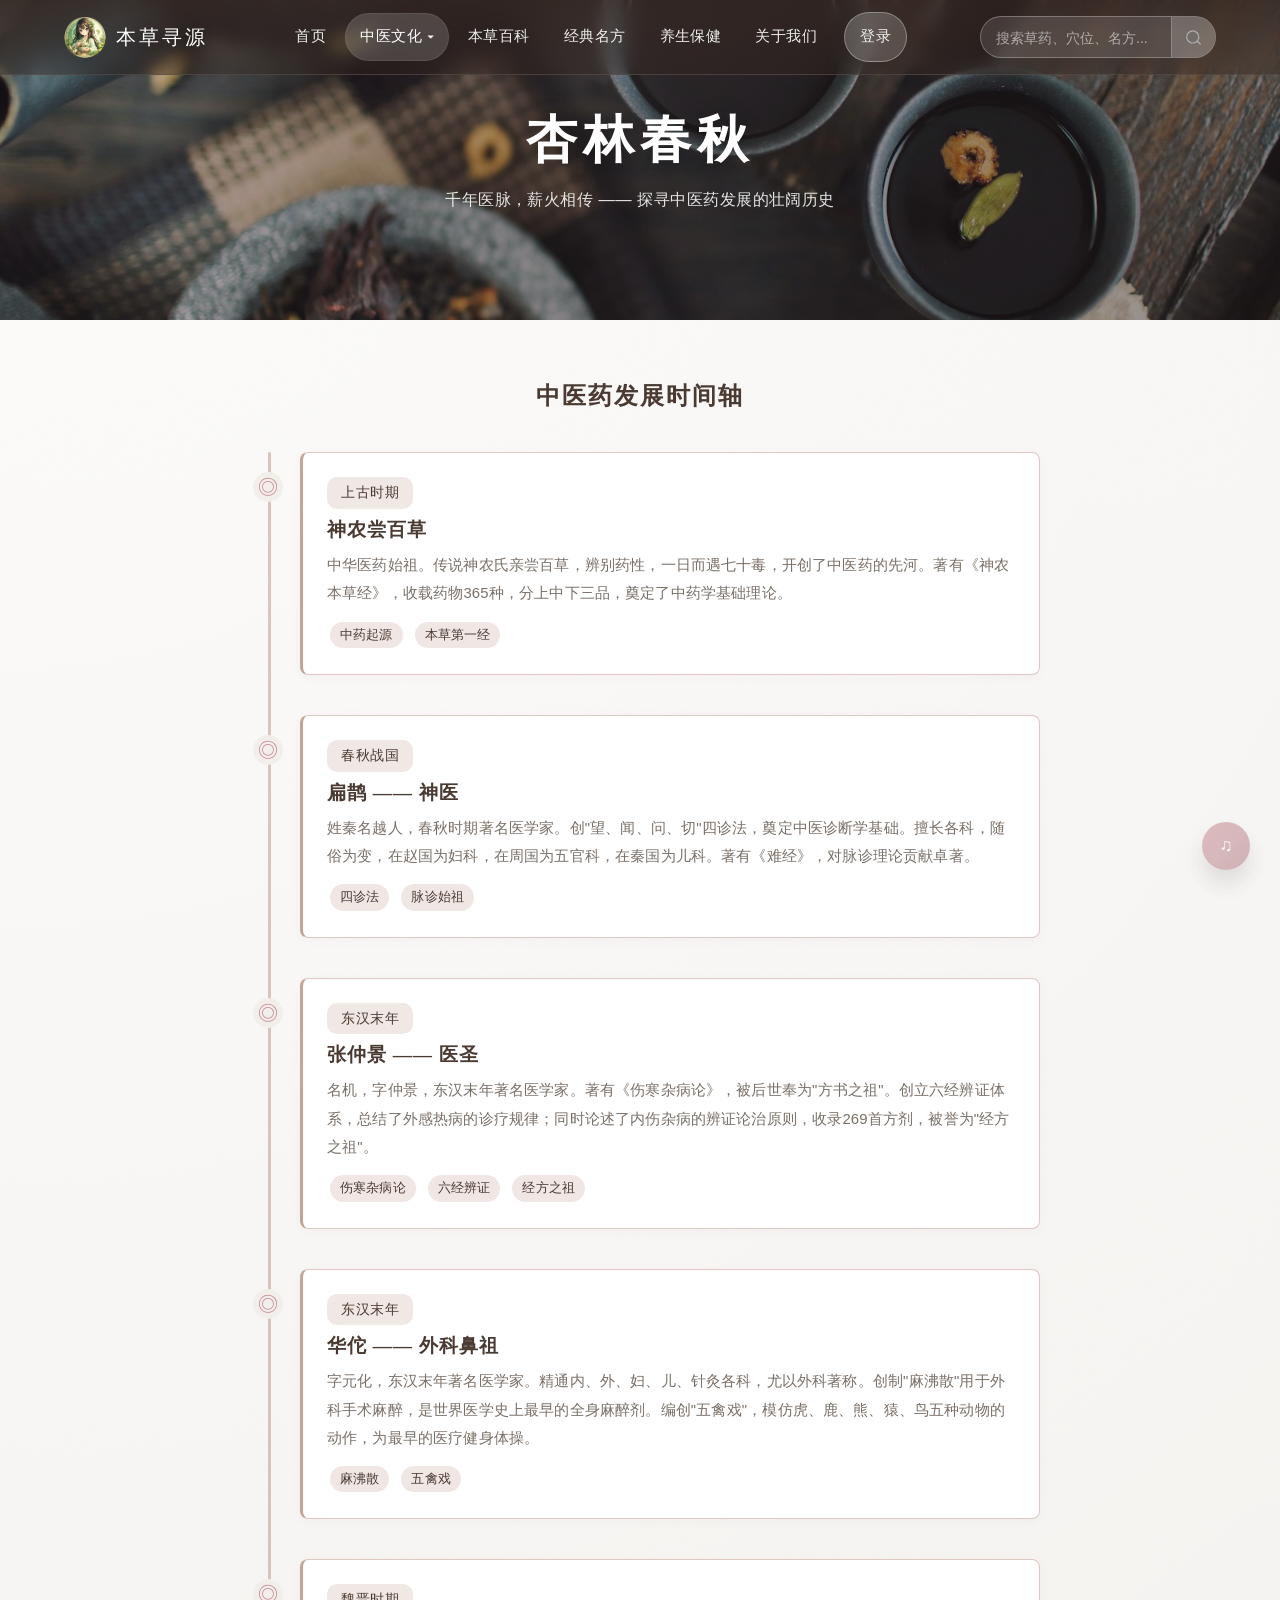
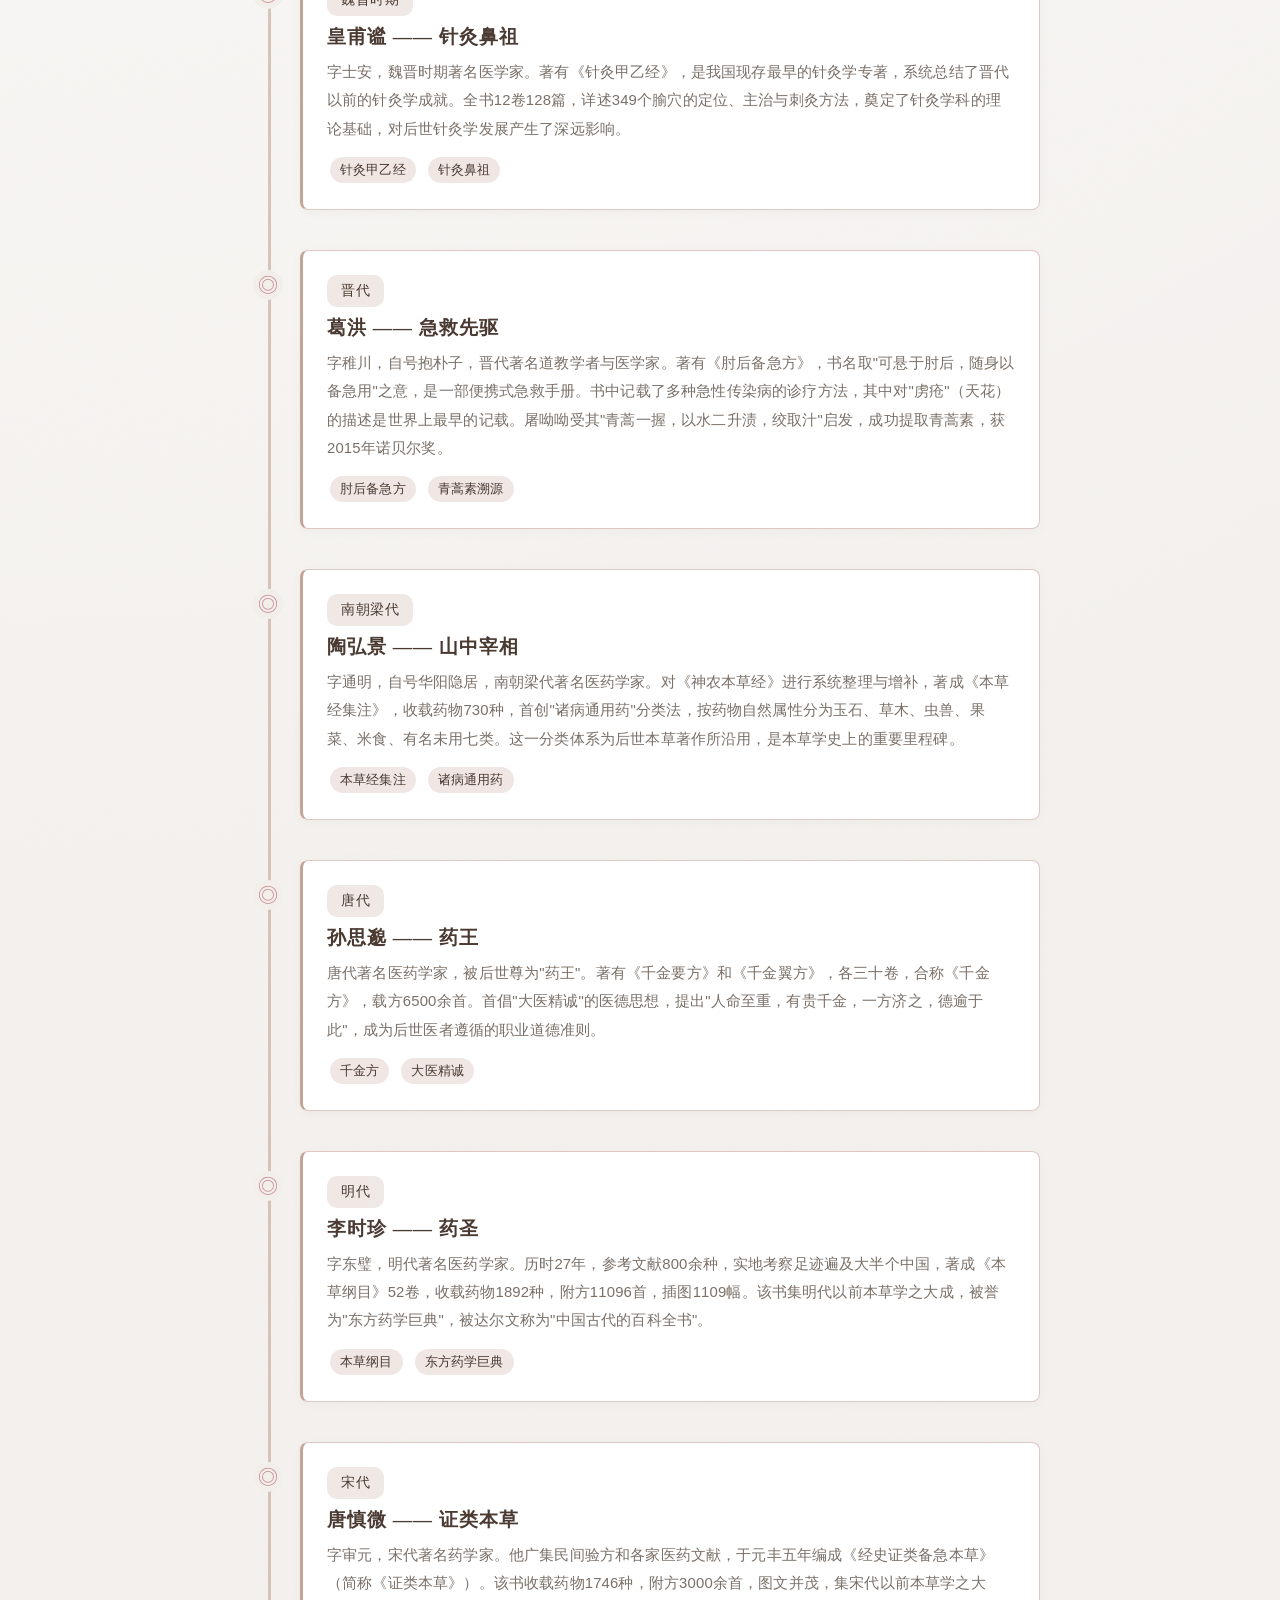
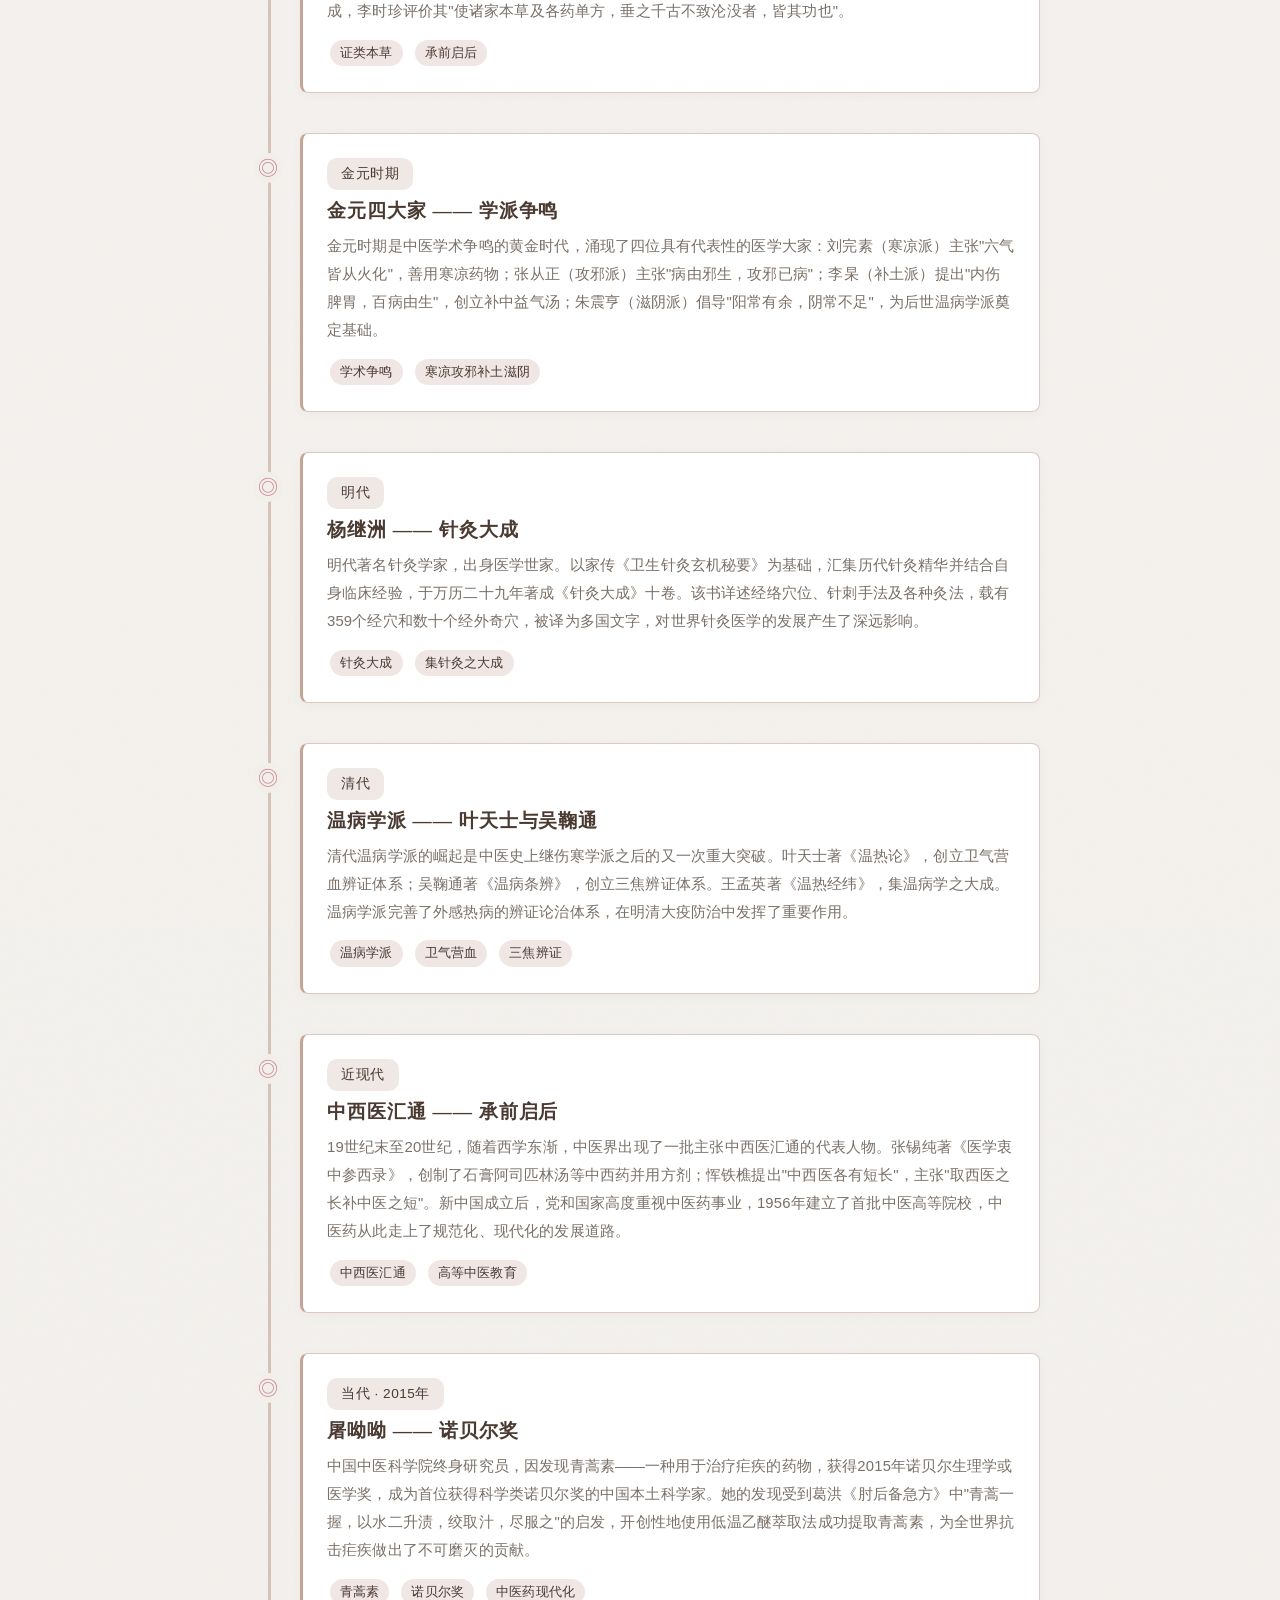
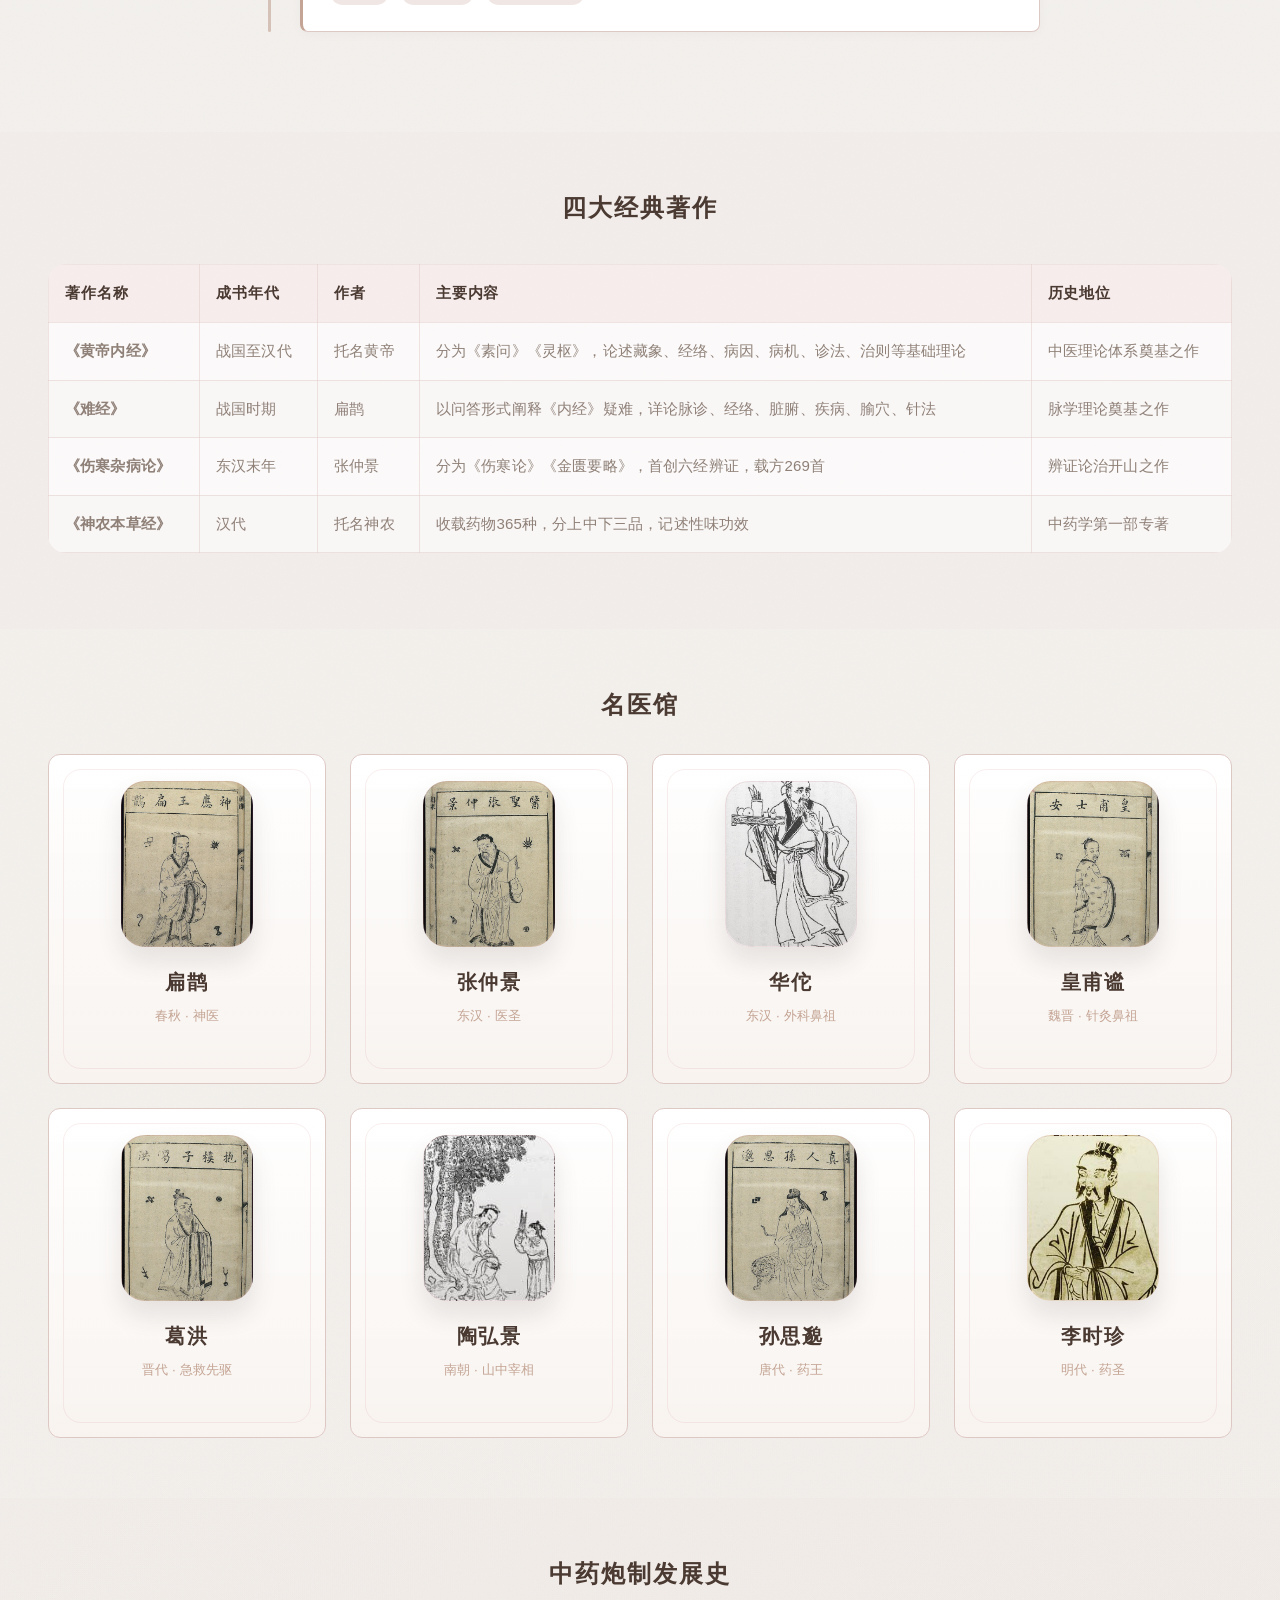
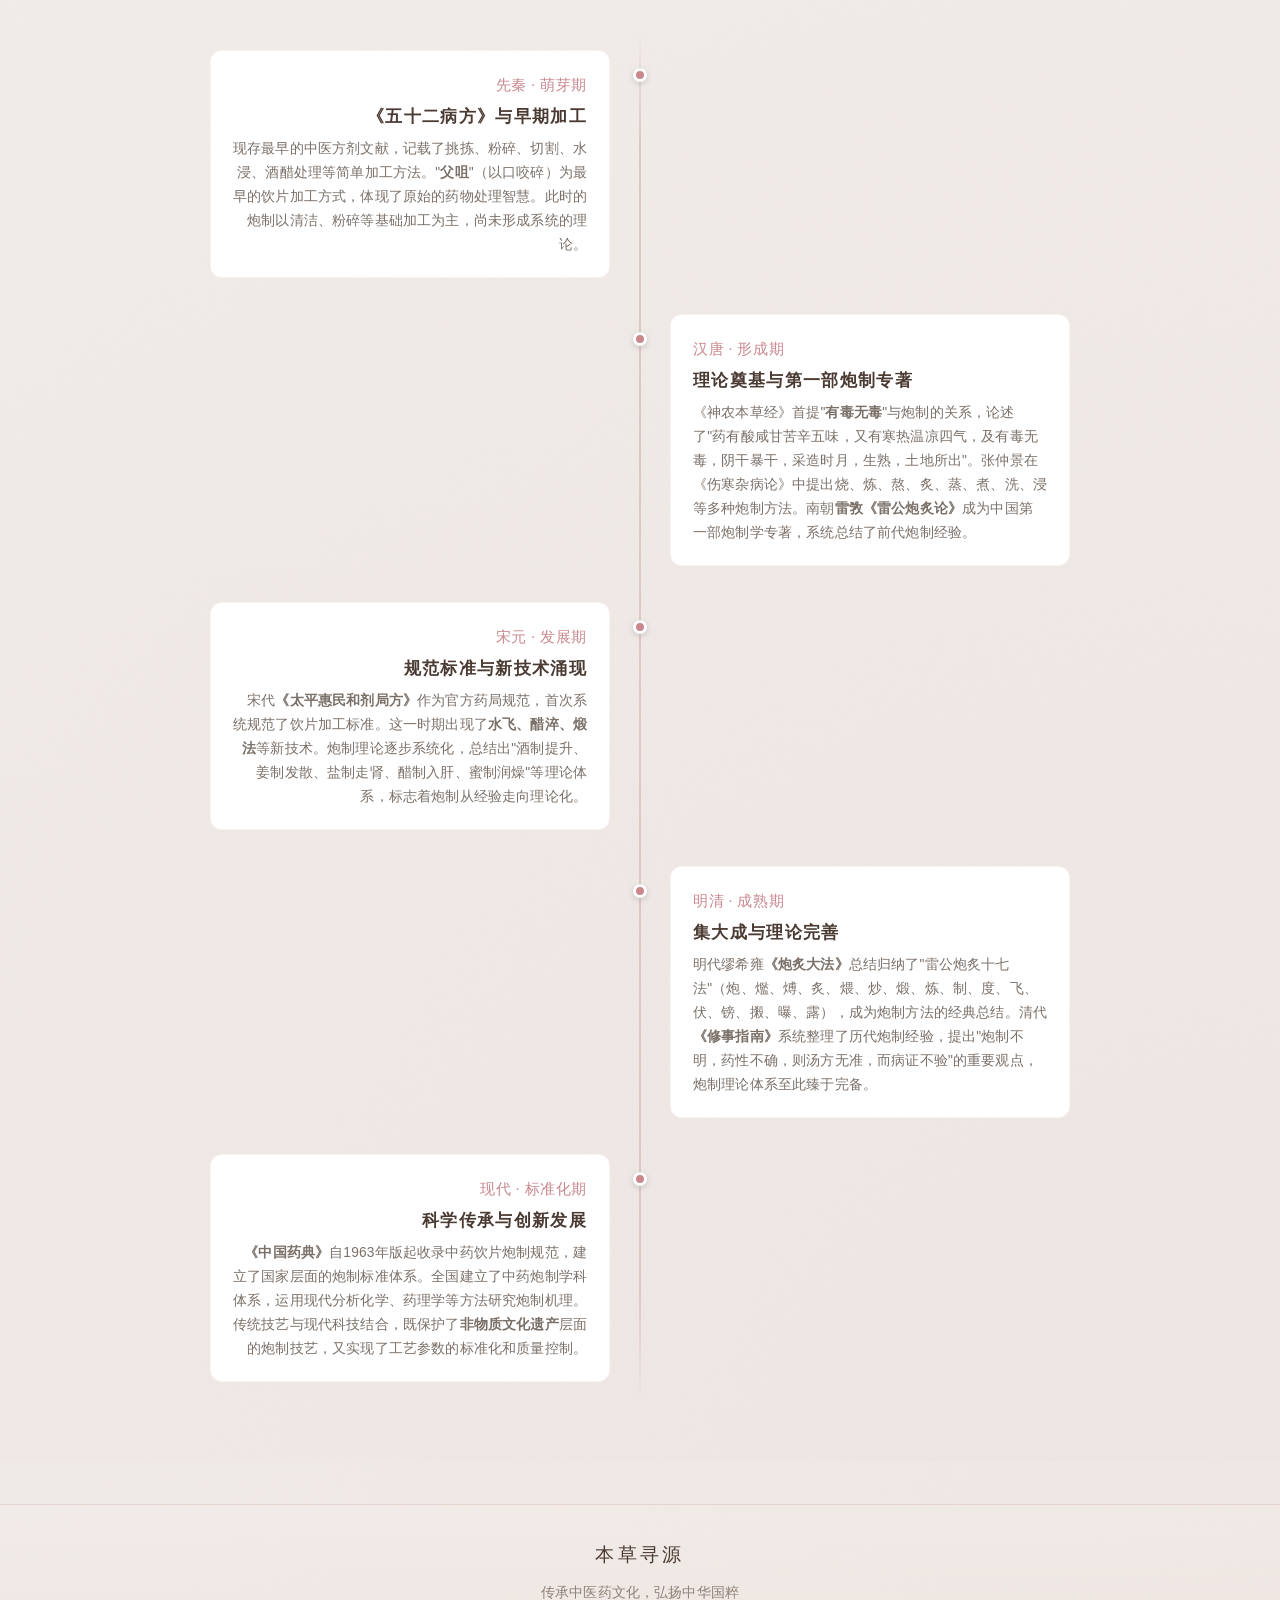
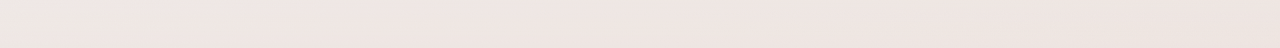
<file: history.html>
﻿<!DOCTYPE html>
<html lang="zh-CN">
<head>
  <meta charset="UTF-8">
  <meta name="viewport" content="width=device-width, initial-scale=1.0">
  <title>中医历史 - 本草寻源</title>
  <link rel="stylesheet" href="css/common.css?v=20260608">
  <link rel="stylesheet" href="css/history.css">
</head>
<body>

  <!-- 固定导航栏 -->
  <header id="nav-header">
    <div class="nav-container">
      <div class="nav-logo">
        <img src="images/logo.png" alt="本草寻源">
        <span>本草寻源</span>
      </div>
      <nav>
        <ul class="nav-menu">
          <li><a href="index.html">首页</a></li>
          <li class="has-sub">
            <a href="#">中医文化 ▾</a>
            <ul class="submenu">
              <li><a href="history.html">历史溯源</a></li>
              <li><a href="meridian.html">经络穴位</a></li>
              <li><a href="ethnic.html">民族医药</a></li>
            </ul>
          </li>
          <li><a href="herbs.html">本草百科</a></li>
          <li><a href="prescription.html">经典名方</a></li>
          <li><a href="wellness.html">养生保健</a></li>
          <li><a href="about.html">关于我们</a></li>
          <li><a href="login.html" class="nav-login">登录</a></li>
        </ul>
      </nav>
      <div class="nav-search">
        <input type="text" id="search-input" placeholder="搜索草药、穴位、名方...">
        <button id="search-btn" aria-label="搜索"></button>
      </div>
    </div>
  </header>

  <!-- 水墨横幅 -->
  <section class="banner banner-history">
    <div class="banner-bg"></div>
    <div class="banner-content">
      <h1>杏林春秋</h1>
      <p>千年医脉，薪火相传 —— 探寻中医药发展的壮阔历史</p>
    </div>
  </section>

  <!-- 纵向时间轴 -->
  <section class="timeline-section">
    <div class="container">
      <h2 class="section-title" style="text-align:center;margin-bottom:40px;">中医药发展时间轴</h2>

      <div class="timeline">
        <!-- 上古神农 -->
        <div class="timeline-item" data-animate="left">
          <div class="timeline-dot">&#9678;</div>
          <div class="timeline-card">
            <div class="timeline-era">上古时期</div>
            <h3>神农尝百草</h3>
            <p>中华医药始祖。传说神农氏亲尝百草，辨别药性，一日而遇七十毒，开创了中医药的先河。著有《神农本草经》，收载药物365种，分上中下三品，奠定了中药学基础理论。</p>
            <div class="timeline-tags">
              <span class="tag">中药起源</span>
              <span class="tag">本草第一经</span>
            </div>
          </div>
        </div>

        <!-- 春秋扁鹊 -->
        <div class="timeline-item" data-animate="right">
          <div class="timeline-dot">&#9678;</div>
          <div class="timeline-card">
            <div class="timeline-era">春秋战国</div>
            <h3>扁鹊 —— 神医</h3>
            <p>姓秦名越人，春秋时期著名医学家。创"望、闻、问、切"四诊法，奠定中医诊断学基础。擅长各科，随俗为变，在赵国为妇科，在周国为五官科，在秦国为儿科。著有《难经》，对脉诊理论贡献卓著。</p>
            <div class="timeline-tags">
              <span class="tag">四诊法</span>
              <span class="tag">脉诊始祖</span>
            </div>
          </div>
        </div>

        <!-- 汉代张仲景 -->
        <div class="timeline-item" data-animate="left">
          <div class="timeline-dot">&#9678;</div>
          <div class="timeline-card">
            <div class="timeline-era">东汉末年</div>
            <h3>张仲景 —— 医圣</h3>
            <p>名机，字仲景，东汉末年著名医学家。著有《伤寒杂病论》，被后世奉为"方书之祖"。创立六经辨证体系，总结了外感热病的诊疗规律；同时论述了内伤杂病的辨证论治原则，收录269首方剂，被誉为"经方之祖"。</p>
            <div class="timeline-tags">
              <span class="tag">伤寒杂病论</span>
              <span class="tag">六经辨证</span>
              <span class="tag">经方之祖</span>
            </div>
          </div>
        </div>

        <!-- 华佗 -->
        <div class="timeline-item" data-animate="right">
          <div class="timeline-dot">&#9678;</div>
          <div class="timeline-card">
            <div class="timeline-era">东汉末年</div>
            <h3>华佗 —— 外科鼻祖</h3>
            <p>字元化，东汉末年著名医学家。精通内、外、妇、儿、针灸各科，尤以外科著称。创制"麻沸散"用于外科手术麻醉，是世界医学史上最早的全身麻醉剂。编创"五禽戏"，模仿虎、鹿、熊、猿、鸟五种动物的动作，为最早的医疗健身体操。</p>
            <div class="timeline-tags">
              <span class="tag">麻沸散</span>
              <span class="tag">五禽戏</span>
            </div>
          </div>
        </div>

        <!-- 魏晋皇甫谧 -->
        <div class="timeline-item" data-animate="left">
          <div class="timeline-dot">&#9678;</div>
          <div class="timeline-card">
            <div class="timeline-era">魏晋时期</div>
            <h3>皇甫谧 —— 针灸鼻祖</h3>
            <p>字士安，魏晋时期著名医学家。著有《针灸甲乙经》，是我国现存最早的针灸学专著，系统总结了晋代以前的针灸学成就。全书12卷128篇，详述349个腧穴的定位、主治与刺灸方法，奠定了针灸学科的理论基础，对后世针灸学发展产生了深远影响。</p>
            <div class="timeline-tags">
              <span class="tag">针灸甲乙经</span>
              <span class="tag">针灸鼻祖</span>
            </div>
          </div>
        </div>

        <!-- 晋代葛洪 -->
        <div class="timeline-item" data-animate="right">
          <div class="timeline-dot">&#9678;</div>
          <div class="timeline-card">
            <div class="timeline-era">晋代</div>
            <h3>葛洪 —— 急救先驱</h3>
            <p>字稚川，自号抱朴子，晋代著名道教学者与医学家。著有《肘后备急方》，书名取"可悬于肘后，随身以备急用"之意，是一部便携式急救手册。书中记载了多种急性传染病的诊疗方法，其中对"虏疮"（天花）的描述是世界上最早的记载。屠呦呦受其"青蒿一握，以水二升渍，绞取汁"启发，成功提取青蒿素，获2015年诺贝尔奖。</p>
            <div class="timeline-tags">
              <span class="tag">肘后备急方</span>
              <span class="tag">青蒿素溯源</span>
            </div>
          </div>
        </div>

        <!-- 南朝陶弘景 -->
        <div class="timeline-item" data-animate="left">
          <div class="timeline-dot">&#9678;</div>
          <div class="timeline-card">
            <div class="timeline-era">南朝梁代</div>
            <h3>陶弘景 —— 山中宰相</h3>
            <p>字通明，自号华阳隐居，南朝梁代著名医药学家。对《神农本草经》进行系统整理与增补，著成《本草经集注》，收载药物730种，首创"诸病通用药"分类法，按药物自然属性分为玉石、草木、虫兽、果菜、米食、有名未用七类。这一分类体系为后世本草著作所沿用，是本草学史上的重要里程碑。</p>
            <div class="timeline-tags">
              <span class="tag">本草经集注</span>
              <span class="tag">诸病通用药</span>
            </div>
          </div>
        </div>

        <!-- 唐代孙思邈 -->
        <div class="timeline-item" data-animate="right">
          <div class="timeline-dot">&#9678;</div>
          <div class="timeline-card">
            <div class="timeline-era">唐代</div>
            <h3>孙思邈 —— 药王</h3>
            <p>唐代著名医药学家，被后世尊为"药王"。著有《千金要方》和《千金翼方》，各三十卷，合称《千金方》，载方6500余首。首倡"大医精诚"的医德思想，提出"人命至重，有贵千金，一方济之，德逾于此"，成为后世医者遵循的职业道德准则。</p>
            <div class="timeline-tags">
              <span class="tag">千金方</span>
              <span class="tag">大医精诚</span>
            </div>
          </div>
        </div>

        <!-- 明代李时珍 -->
        <div class="timeline-item" data-animate="left">
          <div class="timeline-dot">&#9678;</div>
          <div class="timeline-card">
            <div class="timeline-era">明代</div>
            <h3>李时珍 —— 药圣</h3>
            <p>字东璧，明代著名医药学家。历时27年，参考文献800余种，实地考察足迹遍及大半个中国，著成《本草纲目》52卷，收载药物1892种，附方11096首，插图1109幅。该书集明代以前本草学之大成，被誉为"东方药学巨典"，被达尔文称为"中国古代的百科全书"。</p>
            <div class="timeline-tags">
              <span class="tag">本草纲目</span>
              <span class="tag">东方药学巨典</span>
            </div>
          </div>
        </div>

        <!-- 宋代唐慎微 -->
        <div class="timeline-item" data-animate="right">
          <div class="timeline-dot">&#9678;</div>
          <div class="timeline-card">
            <div class="timeline-era">宋代</div>
            <h3>唐慎微 —— 证类本草</h3>
            <p>字审元，宋代著名药学家。他广集民间验方和各家医药文献，于元丰五年编成《经史证类备急本草》（简称《证类本草》）。该书收载药物1746种，附方3000余首，图文并茂，集宋代以前本草学之大成，李时珍评价其"使诸家本草及各药单方，垂之千古不致沦没者，皆其功也"。</p>
            <div class="timeline-tags">
              <span class="tag">证类本草</span>
              <span class="tag">承前启后</span>
            </div>
          </div>
        </div>

        <!-- 金元四大家 -->
        <div class="timeline-item" data-animate="left">
          <div class="timeline-dot">&#9678;</div>
          <div class="timeline-card">
            <div class="timeline-era">金元时期</div>
            <h3>金元四大家 —— 学派争鸣</h3>
            <p>金元时期是中医学术争鸣的黄金时代，涌现了四位具有代表性的医学大家：刘完素（寒凉派）主张"六气皆从火化"，善用寒凉药物；张从正（攻邪派）主张"病由邪生，攻邪已病"；李杲（补土派）提出"内伤脾胃，百病由生"，创立补中益气汤；朱震亨（滋阴派）倡导"阳常有余，阴常不足"，为后世温病学派奠定基础。</p>
            <div class="timeline-tags">
              <span class="tag">学术争鸣</span>
              <span class="tag">寒凉攻邪补土滋阴</span>
            </div>
          </div>
        </div>

        <!-- 明代杨继洲 -->
        <div class="timeline-item" data-animate="right">
          <div class="timeline-dot">&#9678;</div>
          <div class="timeline-card">
            <div class="timeline-era">明代</div>
            <h3>杨继洲 —— 针灸大成</h3>
            <p>明代著名针灸学家，出身医学世家。以家传《卫生针灸玄机秘要》为基础，汇集历代针灸精华并结合自身临床经验，于万历二十九年著成《针灸大成》十卷。该书详述经络穴位、针刺手法及各种灸法，载有359个经穴和数十个经外奇穴，被译为多国文字，对世界针灸医学的发展产生了深远影响。</p>
            <div class="timeline-tags">
              <span class="tag">针灸大成</span>
              <span class="tag">集针灸之大成</span>
            </div>
          </div>
        </div>

        <!-- 清代温病学派 -->
        <div class="timeline-item" data-animate="left">
          <div class="timeline-dot">&#9678;</div>
          <div class="timeline-card">
            <div class="timeline-era">清代</div>
            <h3>温病学派 —— 叶天士与吴鞠通</h3>
            <p>清代温病学派的崛起是中医史上继伤寒学派之后的又一次重大突破。叶天士著《温热论》，创立卫气营血辨证体系；吴鞠通著《温病条辨》，创立三焦辨证体系。王孟英著《温热经纬》，集温病学之大成。温病学派完善了外感热病的辨证论治体系，在明清大疫防治中发挥了重要作用。</p>
            <div class="timeline-tags">
              <span class="tag">温病学派</span>
              <span class="tag">卫气营血</span>
              <span class="tag">三焦辨证</span>
            </div>
          </div>
        </div>

        <!-- 近现代 -->
        <div class="timeline-item" data-animate="right">
          <div class="timeline-dot">&#9678;</div>
          <div class="timeline-card">
            <div class="timeline-era">近现代</div>
            <h3>中西医汇通 —— 承前启后</h3>
            <p>19世纪末至20世纪，随着西学东渐，中医界出现了一批主张中西医汇通的代表人物。张锡纯著《医学衷中参西录》，创制了石膏阿司匹林汤等中西药并用方剂；恽铁樵提出"中西医各有短长"，主张"取西医之长补中医之短"。新中国成立后，党和国家高度重视中医药事业，1956年建立了首批中医高等院校，中医药从此走上了规范化、现代化的发展道路。</p>
            <div class="timeline-tags">
              <span class="tag">中西医汇通</span>
              <span class="tag">高等中医教育</span>
            </div>
          </div>
        </div>

        <!-- 当代 屠呦呦 -->
        <div class="timeline-item" data-animate="left">
          <div class="timeline-dot">&#9678;</div>
          <div class="timeline-card">
            <div class="timeline-era">当代 · 2015年</div>
            <h3>屠呦呦 —— 诺贝尔奖</h3>
            <p>中国中医科学院终身研究员，因发现青蒿素——一种用于治疗疟疾的药物，获得2015年诺贝尔生理学或医学奖，成为首位获得科学类诺贝尔奖的中国本土科学家。她的发现受到葛洪《肘后备急方》中"青蒿一握，以水二升渍，绞取汁，尽服之"的启发，开创性地使用低温乙醚萃取法成功提取青蒿素，为全世界抗击疟疾做出了不可磨灭的贡献。</p>
            <div class="timeline-tags">
              <span class="tag">青蒿素</span>
              <span class="tag">诺贝尔奖</span>
              <span class="tag">中医药现代化</span>
            </div>
          </div>
        </div>
      </div>
    </div>
  </section>

  <!-- 四大经典著作表格 -->
  <section class="classics-section">
    <div class="container">
      <h2 class="section-title" style="text-align:center;margin-bottom:24px;">四大经典著作</h2>
      <div class="table-wrapper">
        <table>
          <thead>
            <tr>
              <th>著作名称</th>
              <th>成书年代</th>
              <th>作者</th>
              <th>主要内容</th>
              <th>历史地位</th>
            </tr>
          </thead>
          <tbody>
            <tr>
              <td><strong>《黄帝内经》</strong></td>
              <td>战国至汉代</td>
              <td>托名黄帝</td>
              <td>分为《素问》《灵枢》，论述藏象、经络、病因、病机、诊法、治则等基础理论</td>
              <td>中医理论体系奠基之作</td>
            </tr>
            <tr>
              <td><strong>《难经》</strong></td>
              <td>战国时期</td>
              <td>扁鹊</td>
              <td>以问答形式阐释《内经》疑难，详论脉诊、经络、脏腑、疾病、腧穴、针法</td>
              <td>脉学理论奠基之作</td>
            </tr>
            <tr>
              <td><strong>《伤寒杂病论》</strong></td>
              <td>东汉末年</td>
              <td>张仲景</td>
              <td>分为《伤寒论》《金匮要略》，首创六经辨证，载方269首</td>
              <td>辨证论治开山之作</td>
            </tr>
            <tr>
              <td><strong>《神农本草经》</strong></td>
              <td>汉代</td>
              <td>托名神农</td>
              <td>收载药物365种，分上中下三品，记述性味功效</td>
              <td>中药学第一部专著</td>
            </tr>
          </tbody>
        </table>
      </div>
    </div>
  </section>

  <!-- 名医馆：3D翻牌卡片 -->
  <section class="doctors-section">
    <div class="container">
      <h2 class="section-title" style="text-align:center;margin-bottom:32px;">名医馆</h2>
      <div class="doctor-grid">

        <div class="doctor-card">
          <div class="card-inner">
            <div class="card-front">
              <div class="doctor-avatar" style="background-image:url('images/doctors/bianque.jpg');"></div>
              <h3>扁鹊</h3><p>春秋 · 神医</p>
            </div>
            <div class="card-back">
              <h4>代表著作</h4><p>《难经》</p>
              <h4>核心贡献</h4><p>望闻问切四诊<br>脉诊理论奠基<br>分科诊疗先驱</p>
            </div>
          </div>
        </div>

        <div class="doctor-card">
          <div class="card-inner">
            <div class="card-front">
              <div class="doctor-avatar" style="background-image:url('images/doctors/zhangzhongjing.jpg');"></div>
              <h3>张仲景</h3><p>东汉 · 医圣</p>
            </div>
            <div class="card-back">
              <h4>代表著作</h4><p>《伤寒杂病论》</p>
              <h4>核心贡献</h4><p>六经辨证体系<br>载方269首<br>辨证论治典范</p>
            </div>
          </div>
        </div>

        <div class="doctor-card">
          <div class="card-inner">
            <div class="card-front">
              <div class="doctor-avatar" style="background-image:url('images/doctors/huatuo.jpg');"></div>
              <h3>华佗</h3><p>东汉 · 外科鼻祖</p>
            </div>
            <div class="card-back">
              <h4>代表著作</h4><p>《中藏经》</p>
              <h4>核心贡献</h4><p>麻沸散麻醉术<br>五禽戏导引术<br>外科手术先驱</p>
            </div>
          </div>
        </div>

        <div class="doctor-card">
          <div class="card-inner">
            <div class="card-front">
              <div class="doctor-avatar" style="background-image:url('images/doctors/huangfumi.jpg');"></div>
              <h3>皇甫谧</h3><p>魏晋 · 针灸鼻祖</p>
            </div>
            <div class="card-back">
              <h4>代表著作</h4><p>《针灸甲乙经》</p>
              <h4>核心贡献</h4><p>首部针灸专著<br>349个腧穴系统<br>奠定针灸学科基础</p>
            </div>
          </div>
        </div>

        <div class="doctor-card">
          <div class="card-inner">
            <div class="card-front">
              <div class="doctor-avatar" style="background-image:url('images/doctors/gehong.jpg');"></div>
              <h3>葛洪</h3><p>晋代 · 急救先驱</p>
            </div>
            <div class="card-back">
              <h4>代表著作</h4><p>《肘后备急方》</p>
              <h4>核心贡献</h4><p>青蒿治疟记载<br>天花最早记录<br>便携急救手册</p>
            </div>
          </div>
        </div>

        <div class="doctor-card">
          <div class="card-inner">
            <div class="card-front">
              <div class="doctor-avatar" style="background-image:url('images/doctors/taohongjing.jpg');"></div>
              <h3>陶弘景</h3><p>南朝 · 山中宰相</p>
            </div>
            <div class="card-back">
              <h4>代表著作</h4><p>《本草经集注》</p>
              <h4>核心贡献</h4><p>收药730种分类<br>诸病通用药体系<br>本草学承前启后</p>
            </div>
          </div>
        </div>

        <div class="doctor-card">
          <div class="card-inner">
            <div class="card-front">
              <div class="doctor-avatar" style="background-image:url('images/doctors/sunsimiao.jpg');"></div>
              <h3>孙思邈</h3><p>唐代 · 药王</p>
            </div>
            <div class="card-back">
              <h4>代表著作</h4><p>《千金要方》《千金翼方》</p>
              <h4>核心贡献</h4><p>载方6500余首<br>大医精诚医德<br>食疗养生理论</p>
            </div>
          </div>
        </div>

        <div class="doctor-card">
          <div class="card-inner">
            <div class="card-front">
              <div class="doctor-avatar" style="background-image:url('images/doctors/lishizhen.jpg');"></div>
              <h3>李时珍</h3><p>明代 · 药圣</p>
            </div>
            <div class="card-back">
              <h4>代表著作</h4><p>《本草纲目》</p>
              <h4>核心贡献</h4><p>收药1892种<br>附方11096首<br>东方药学巨典</p>
            </div>
          </div>
        </div>

      </div>
    </div>
  </section>

  <!-- 中药炮制发展史（竖向时间轴） -->
  <section class="processing-section">
    <div class="container">
      <h2 class="section-title" style="text-align:center;margin-bottom:40px;">中药炮制发展史</h2>
      <div class="processing-timeline">
        <div class="proc-item proc-left">
          <div class="proc-dot"></div>
          <div class="proc-card">
            <div class="proc-era">先秦 · 萌芽期</div>
            <h3>《五十二病方》与早期加工</h3>
            <p>现存最早的中医方剂文献，记载了挑拣、粉碎、切割、水浸、酒醋处理等简单加工方法。"<strong>父咀</strong>"（以口咬碎）为最早的饮片加工方式，体现了原始的药物处理智慧。此时的炮制以清洁、粉碎等基础加工为主，尚未形成系统的理论。</p>
          </div>
        </div>
        <div class="proc-item proc-right">
          <div class="proc-dot"></div>
          <div class="proc-card">
            <div class="proc-era">汉唐 · 形成期</div>
            <h3>理论奠基与第一部炮制专著</h3>
            <p>《神农本草经》首提"<strong>有毒无毒</strong>"与炮制的关系，论述了"药有酸咸甘苦辛五味，又有寒热温凉四气，及有毒无毒，阴干暴干，采造时月，生熟，土地所出"。张仲景在《伤寒杂病论》中提出烧、炼、熬、炙、蒸、煮、洗、浸等多种炮制方法。南朝<strong>雷敩《雷公炮炙论》</strong>成为中国第一部炮制学专著，系统总结了前代炮制经验。</p>
          </div>
        </div>
        <div class="proc-item proc-left">
          <div class="proc-dot"></div>
          <div class="proc-card">
            <div class="proc-era">宋元 · 发展期</div>
            <h3>规范标准与新技术涌现</h3>
            <p>宋代<strong>《太平惠民和剂局方》</strong>作为官方药局规范，首次系统规范了饮片加工标准。这一时期出现了<strong>水飞、醋淬、煅法</strong>等新技术。炮制理论逐步系统化，总结出"酒制提升、姜制发散、盐制走肾、醋制入肝、蜜制润燥"等理论体系，标志着炮制从经验走向理论化。</p>
          </div>
        </div>
        <div class="proc-item proc-right">
          <div class="proc-dot"></div>
          <div class="proc-card">
            <div class="proc-era">明清 · 成熟期</div>
            <h3>集大成与理论完善</h3>
            <p>明代缪希雍<strong>《炮炙大法》</strong>总结归纳了"雷公炮炙十七法"（炮、爁、煿、炙、煨、炒、煅、炼、制、度、飞、伏、镑、摋、曝、露），成为炮制方法的经典总结。清代<strong>《修事指南》</strong>系统整理了历代炮制经验，提出"炮制不明，药性不确，则汤方无准，而病证不验"的重要观点，炮制理论体系至此臻于完备。</p>
          </div>
        </div>
        <div class="proc-item proc-left">
          <div class="proc-dot"></div>
          <div class="proc-card">
            <div class="proc-era">现代 · 标准化期</div>
            <h3>科学传承与创新发展</h3>
            <p><strong>《中国药典》</strong>自1963年版起收录中药饮片炮制规范，建立了国家层面的炮制标准体系。全国建立了中药炮制学科体系，运用现代分析化学、药理学等方法研究炮制机理。传统技艺与现代科技结合，既保护了<strong>非物质文化遗产</strong>层面的炮制技艺，又实现了工艺参数的标准化和质量控制。</p>
          </div>
        </div>
      </div>
    </div>
  </section>

  <!-- 页脚 -->
  <footer class="site-footer">
    <div class="footer-brand">本草寻源</div>
    <p class="footer-info">传承中医药文化，弘扬中华国粹</p>
  </footer>

  <!-- 播放器 -->
  <div id="music-player">
    <audio id="bgm" loop preload="none">
      <source src="music/bencaogangmu.webm" type="audio/webm">
    </audio>
    <div id="jade-icon" class="paused" title="点击播放/暂停背景音乐">&#9835;</div>
  </div>

  <script src="javascript/nav.js?v=20260608"></script>
  <script src="javascript/animation.js"></script>
  <script>
    (function() {
      'use strict';

      var params = new URLSearchParams(window.location.search);
      var searchTerm = params.get('search');

      if (!searchTerm) return;

      var candidates = document.querySelectorAll('.timeline-card h3, .doctor-card h3');
      for (var i = 0; i < candidates.length; i++) {
        var text = candidates[i].textContent || '';
        if (text.indexOf(searchTerm) !== -1 || searchTerm.indexOf(text.replace(/\s+/g, '')) !== -1) {
          setTimeout(function(target) {
            return function() {
              var card = target.closest('.timeline-item, .doctor-card');
              if (card) {
                card.scrollIntoView({ behavior: 'smooth', block: 'center' });
              }
            };
          }(candidates[i]), 300);
          break;
        }
      }
    })();
  </script>
</body>
</html>
</file>
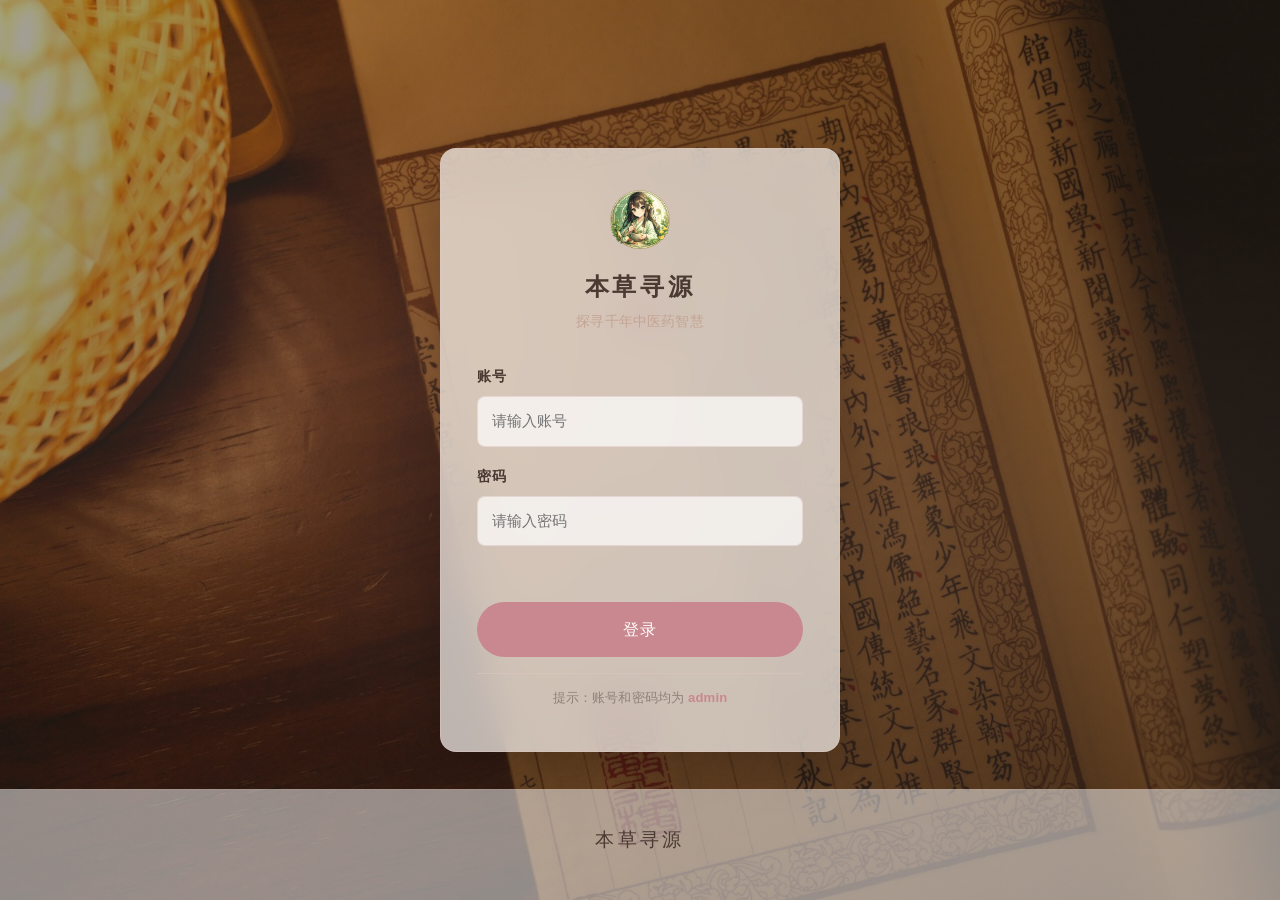
<file: login.html>
﻿<!DOCTYPE html>
<html lang="zh-CN">
<head>
  <meta charset="UTF-8">
  <meta name="viewport" content="width=device-width, initial-scale=1.0">
  <title>用户登录 - 本草寻源</title>
  <link rel="stylesheet" href="css/common.css?v=20260608">
  <link rel="stylesheet" href="css/login.css">
</head>
<body class="login-page">

  <div class="login-bg"></div>

  <div class="login-card" id="login-card">
    <div class="login-header">
      <img src="images/logo.png" alt="logo" width="60">
      <h2>本草寻源</h2>
      <p>探寻千年中医药智慧</p>
    </div>

    <form class="login-form" id="login-form" onsubmit="return false;">
      <div class="form-group">
        <label for="username">账号</label>
        <input type="text" id="username" placeholder="请输入账号" autocomplete="off">
      </div>
      <div class="form-group">
        <label for="password">密码</label>
        <input type="password" id="password" placeholder="请输入密码">
      </div>
      <div class="form-error" id="form-error"></div>
      <button type="submit" class="btn btn-primary login-btn" id="login-btn">登录</button>
    </form>

    <div class="login-hint">
      <p>提示：账号和密码均为 <strong>admin</strong></p>
    </div>
  </div>

  <div class="user-zone" id="user-zone" style="display:none;">
    <div class="container">
      <div class="zone-header">
        <h2>岐医专区</h2>
        <p>欢迎回来，<span id="zone-username">admin</span></p>
        <button class="btn btn-outline" id="logout-btn">退出登录</button>
      </div>

      <div class="zone-grid">
        <div class="zone-card">
          <h3>我的草药收藏</h3>
          <div id="favorites-list">
            <p class="empty-hint">登录本草百科页，点击药材详情中的“收藏”按钮，即可在此查看。</p>
          </div>
        </div>

        <div class="zone-card">
          <h3>我的体质档案</h3>
          <div id="constitution-record">
            <p class="empty-hint">完成养生保健页中的体质测试后，结果将自动保存于此。</p>
          </div>
        </div>

        <div class="zone-card">
          <h3>每日打卡</h3>
          <div id="checkin-area">
            <p>连续打卡：<strong id="streak-days">0</strong> 天</p>
            <button class="btn btn-primary" id="checkin-btn">今日打卡</button>
          </div>
        </div>

        <div class="zone-card">
          <h3>养生笔记</h3>
          <textarea id="notes-area" placeholder="记录您的养生心得..."></textarea>
          <button class="btn btn-primary" id="save-notes-btn">保存笔记</button>
        </div>
      </div>
    </div>
  </div>

  <footer class="site-footer" style="position:absolute;bottom:0;width:100%;background:rgba(255,255,255,0.5);">
    <div class="footer-brand">本草寻源</div>
  </footer>

  <script src="javascript/login.js"></script>
</body>
</html>
</file>
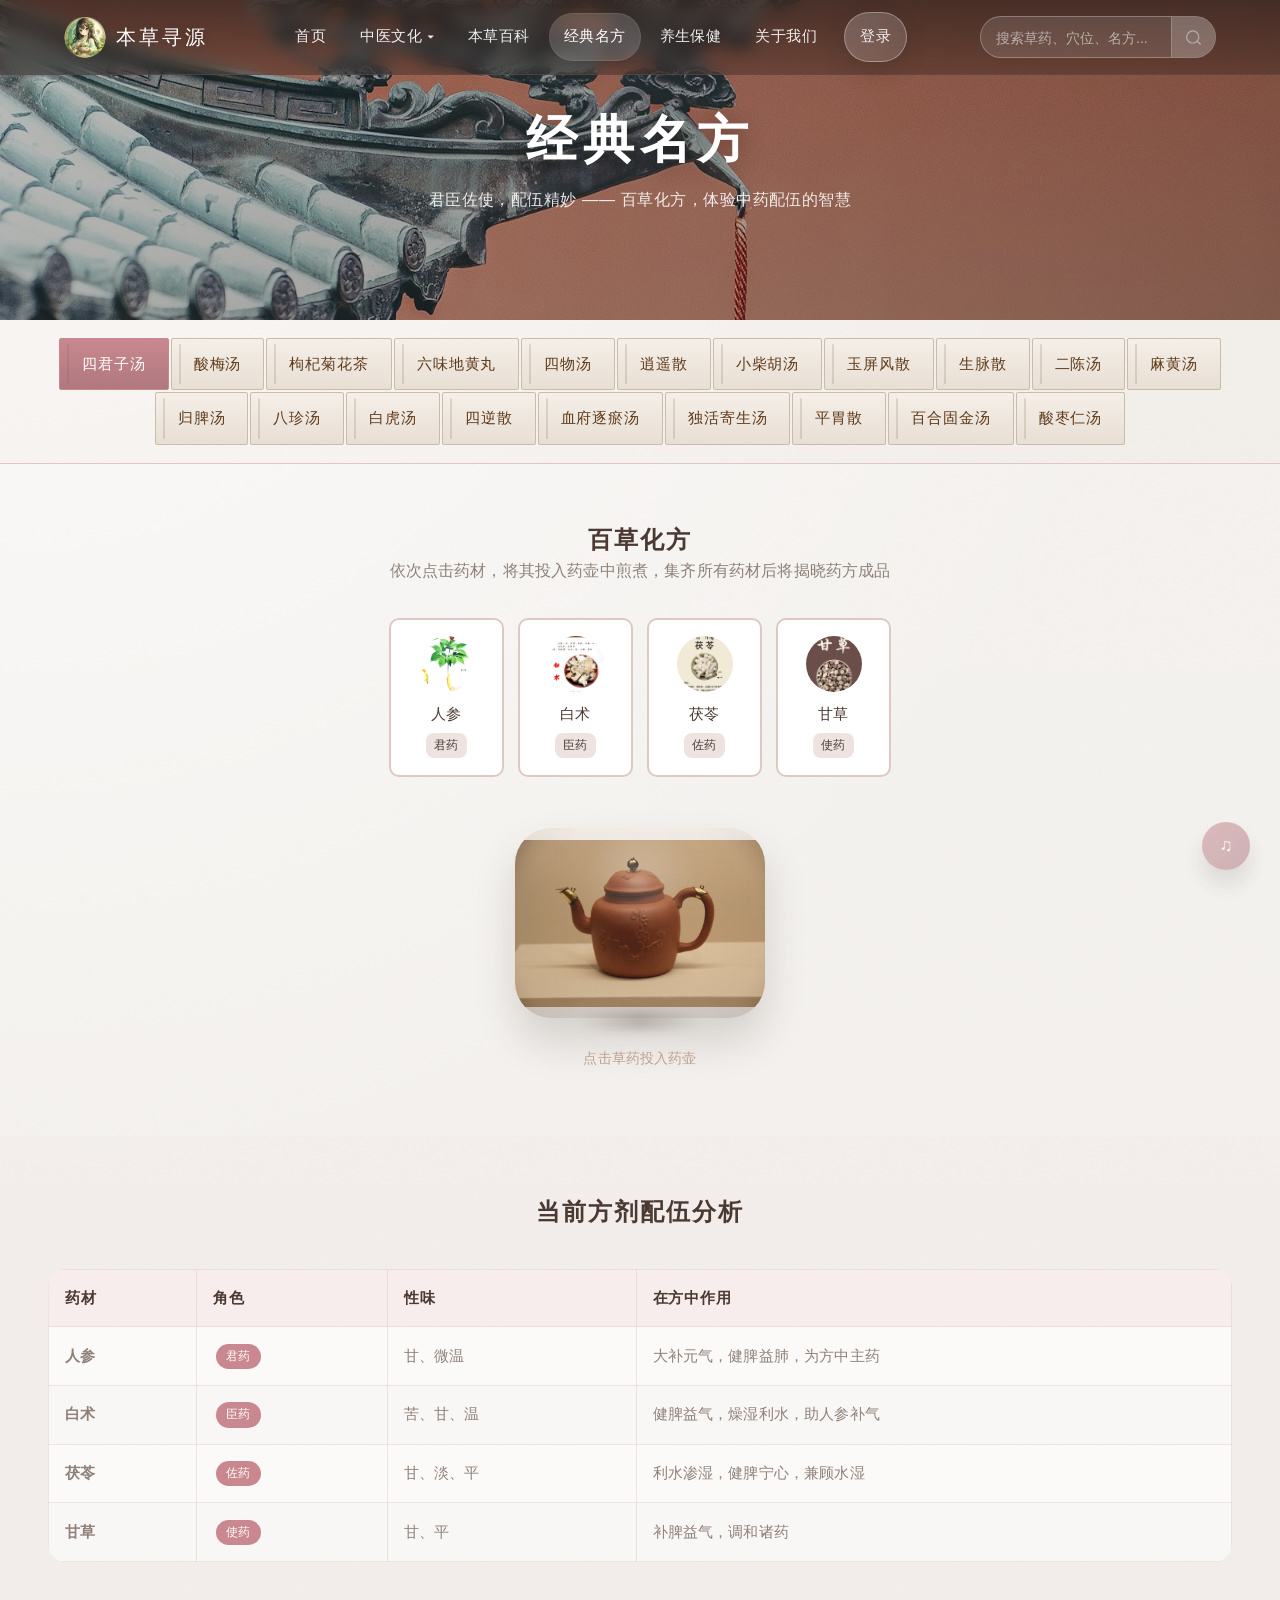
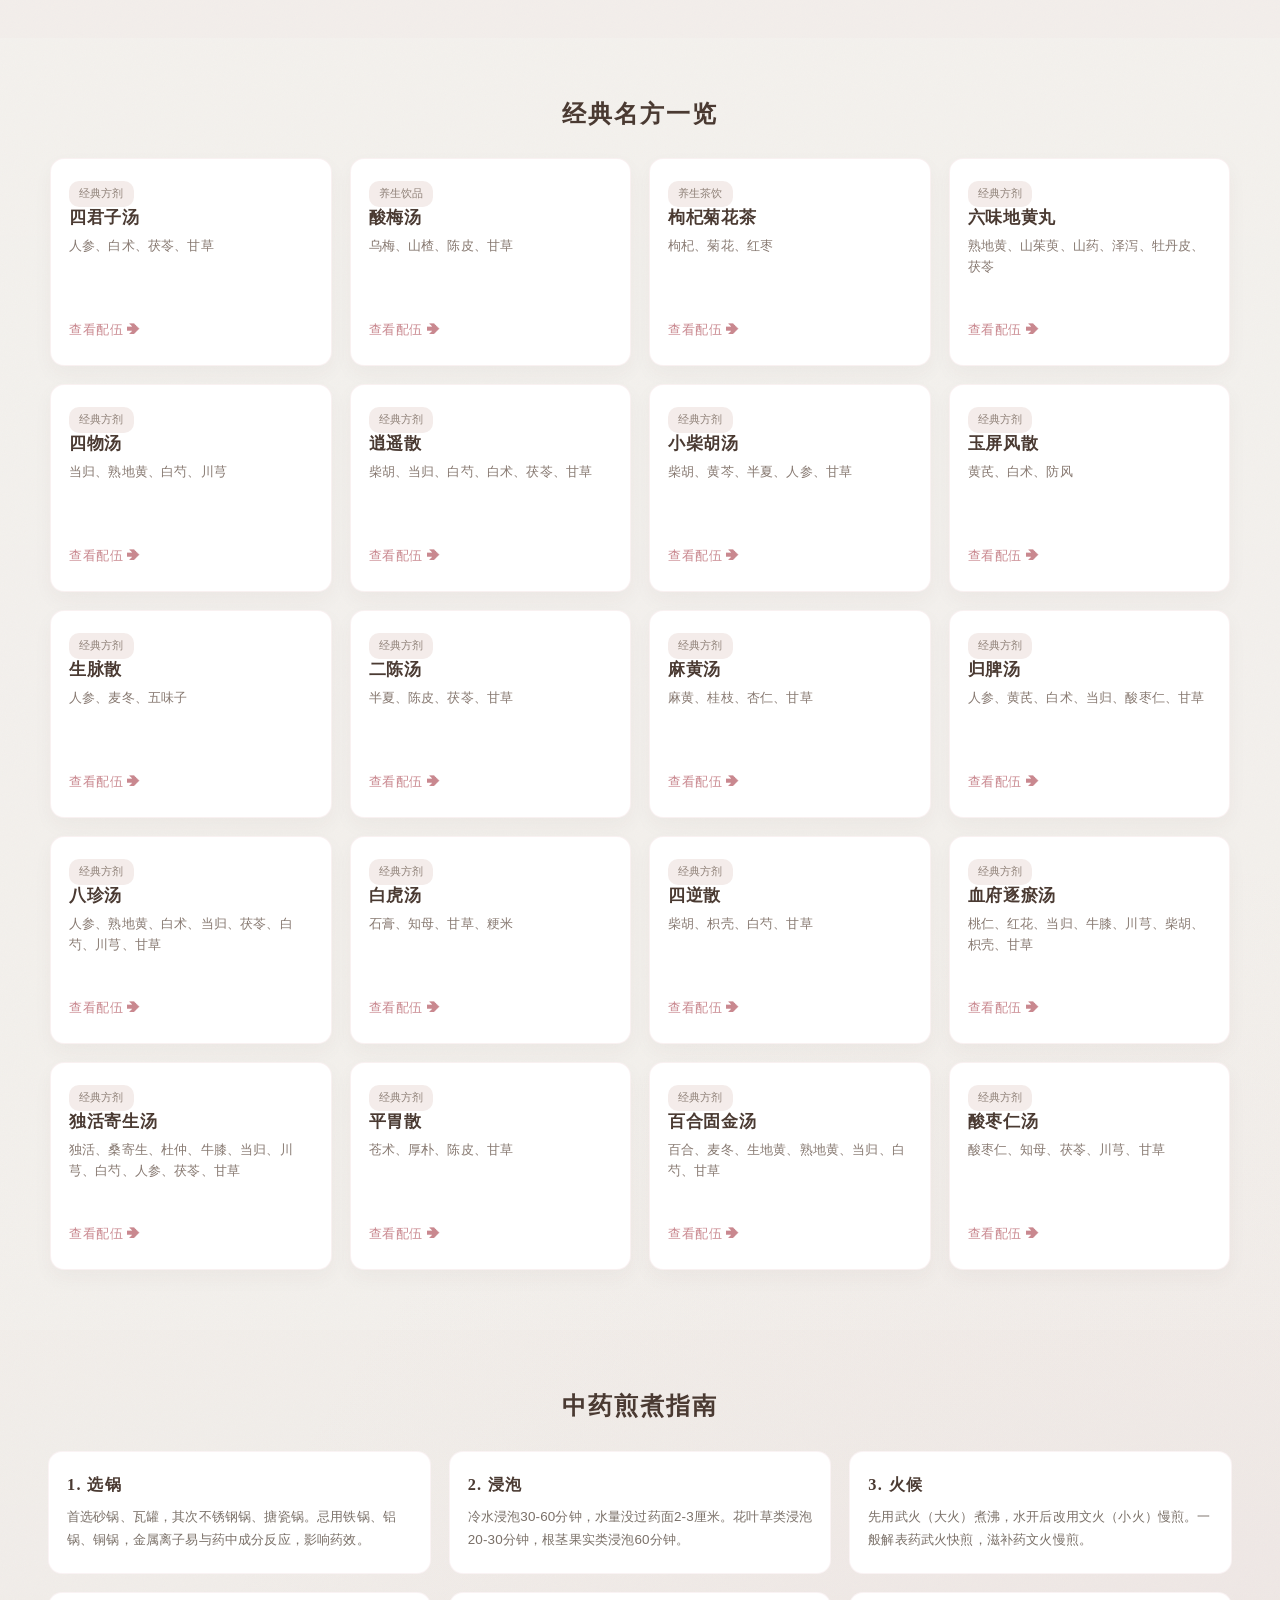
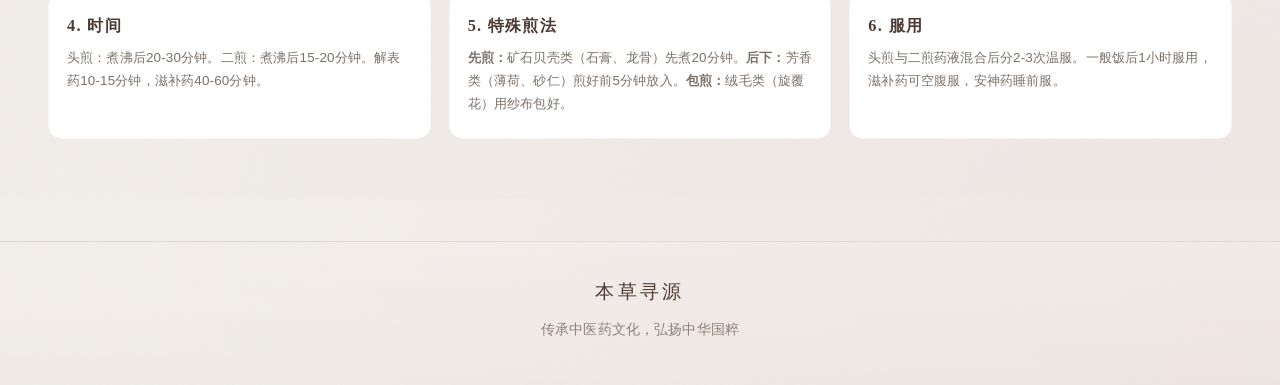
<file: prescription.html>
﻿<!DOCTYPE html>
<html lang="zh-CN">
<head>
  <meta charset="UTF-8">
  <meta name="viewport" content="width=device-width, initial-scale=1.0">
  <title>经典名方 - 本草寻源</title>
  <link rel="stylesheet" href="css/common.css?v=20260608">
  <link rel="stylesheet" href="css/prescription.css">
</head>
<body>

  <header id="nav-header">
    <div class="nav-container">
      <div class="nav-logo">
        <img src="images/logo.png" alt="本草寻源">
        <span>本草寻源</span>
      </div>
      <nav>
        <ul class="nav-menu">
          <li><a href="index.html">首页</a></li>
          <li class="has-sub">
            <a href="#">中医文化 ▾</a>
            <ul class="submenu">
              <li><a href="history.html">历史溯源</a></li>
              <li><a href="meridian.html">经络穴位</a></li>
              <li><a href="ethnic.html">民族医药</a></li>
            </ul>
          </li>
          <li><a href="herbs.html">本草百科</a></li>
          <li><a href="prescription.html">经典名方</a></li>
          <li><a href="wellness.html">养生保健</a></li>
          <li><a href="about.html">关于我们</a></li>
          <li><a href="login.html" class="nav-login">登录</a></li>
        </ul>
      </nav>
      <div class="nav-search">
        <input type="text" id="search-input" placeholder="搜索草药、穴位、名方...">
        <button id="search-btn" aria-label="搜索"></button>
      </div>
    </div>
  </header>

  <!-- 页面标题 -->
  <section class="banner banner-prescription">
    <div class="banner-bg"></div>
    <div class="banner-content">
      <h1>经典名方</h1>
      <p>君臣佐使，配伍精妙 —— 百草化方，体验中药配伍的智慧</p>
    </div>
  </section>

  <!-- 仿竹简目录锚点导航 -->
  <section class="prescription-nav">
    <div class="container">
      <div class="bamboo-nav" id="bamboo-nav">
        <button class="bamboo-item active" data-recipe="0">四君子汤</button>
        <button class="bamboo-item" data-recipe="1">酸梅汤</button>
        <button class="bamboo-item" data-recipe="2">枸杞菊花茶</button>
        <button class="bamboo-item" data-recipe="3">六味地黄丸</button>
        <button class="bamboo-item" data-recipe="4">四物汤</button>
        <button class="bamboo-item" data-recipe="5">逍遥散</button>
        <button class="bamboo-item" data-recipe="6">小柴胡汤</button>
        <button class="bamboo-item" data-recipe="7">玉屏风散</button>
        <button class="bamboo-item" data-recipe="8">生脉散</button>
        <button class="bamboo-item" data-recipe="9">二陈汤</button>
        <button class="bamboo-item" data-recipe="10">麻黄汤</button>
        <button class="bamboo-item" data-recipe="11">归脾汤</button>
        <button class="bamboo-item" data-recipe="12">八珍汤</button>
        <button class="bamboo-item" data-recipe="13">白虎汤</button>
        <button class="bamboo-item" data-recipe="14">四逆散</button>
        <button class="bamboo-item" data-recipe="15">血府逐瘀汤</button>
        <button class="bamboo-item" data-recipe="16">独活寄生汤</button>
        <button class="bamboo-item" data-recipe="17">平胃散</button>
        <button class="bamboo-item" data-recipe="18">百合固金汤</button>
        <button class="bamboo-item" data-recipe="19">酸枣仁汤</button>
      </div>
    </div>
  </section>

  <!-- 百草化方互动区 -->
  <section class="alchemy-section">
    <div class="container">
      <h2 class="section-title" style="text-align:center;">百草化方</h2>
      <p class="section-desc" style="text-align:center;color:var(--color-dust);margin-bottom:32px;">
        依次点击药材，将其投入药壶中煎煮，集齐所有药材后将揭晓药方成品
      </p>

      <div class="alchemy-area">
        <!-- 药材卡片区 -->
        <div class="herbs-pool" id="herbs-pool">
          <!-- JS动态渲染 -->
        </div>

        <!-- 药壶区域 -->
        <div class="cauldron-area">
          <div class="cauldron" id="cauldron">
            <span class="cauldron-icon"></span>
            <div class="steam" id="steam"></div>
          </div>
          <p class="cauldron-hint" id="cauldron-hint">点击草药投入药壶</p>
        </div>

        <!-- 揭晓结果区 -->
        <div class="result-area" id="result-area" style="display:none;">
          <div class="result-card" id="result-card">
            <h3 id="result-name"></h3>
            <p class="result-type" id="result-type"></p>
            <div class="result-divider"></div>
            <p class="result-effect" id="result-effect"></p>
            <p class="result-modern" id="result-modern"></p>
            <button class="btn btn-primary" onclick="resetAlchemy()">&#8635; 重新配药</button>
          </div>
        </div>
      </div>
    </div>
  </section>

  <!-- 配伍君臣佐使表 -->
  <section class="formula-detail-section">
    <div class="container">
      <h2 class="section-title" style="text-align:center;margin-bottom:24px;">当前方剂配伍分析</h2>
      <div class="table-wrapper">
        <table id="formula-table">
          <thead>
            <tr><th>药材</th><th>角色</th><th>性味</th><th>在方中作用</th></tr>
          </thead>
          <tbody id="formula-table-body">
            <!-- JS动态填充 -->
          </tbody>
        </table>
      </div>
    </div>
  </section>

  <!-- 全部方剂列表卡片 -->
  <section class="all-recipes-section">
    <div class="container">
      <h2 class="section-title" style="text-align:center;margin-bottom:28px;">经典名方一览</h2>
      <div class="recipe-card-grid recipe-card-grid-flat" id="all-recipes-grid">
        <!-- JS动态渲染 -->
      </div>
    </div>
  </section>

  <!-- 中药煎煮指南 -->
  <section class="brewing-section">
    <div class="container">
      <h2 class="section-title" style="text-align:center;margin-bottom:28px;">中药煎煮指南</h2>
      <div class="brewing-grid">
        <div class="brewing-step"><h3>1. 选锅</h3><p>首选砂锅、瓦罐，其次不锈钢锅、搪瓷锅。忌用铁锅、铝锅、铜锅，金属离子易与药中成分反应，影响药效。</p></div>
        <div class="brewing-step"><h3>2. 浸泡</h3><p>冷水浸泡30-60分钟，水量没过药面2-3厘米。花叶草类浸泡20-30分钟，根茎果实类浸泡60分钟。</p></div>
        <div class="brewing-step"><h3>3. 火候</h3><p>先用武火（大火）煮沸，水开后改用文火（小火）慢煎。一般解表药武火快煎，滋补药文火慢煎。</p></div>
        <div class="brewing-step"><h3>4. 时间</h3><p>头煎：煮沸后20-30分钟。二煎：煮沸后15-20分钟。解表药10-15分钟，滋补药40-60分钟。</p></div>
        <div class="brewing-step"><h3>5. 特殊煎法</h3><p><strong>先煎：</strong>矿石贝壳类（石膏、龙骨）先煮20分钟。<strong>后下：</strong>芳香类（薄荷、砂仁）煎好前5分钟放入。<strong>包煎：</strong>绒毛类（旋覆花）用纱布包好。</p></div>
        <div class="brewing-step"><h3>6. 服用</h3><p>头煎与二煎药液混合后分2-3次温服。一般饭后1小时服用，滋补药可空腹服，安神药睡前服。</p></div>
      </div>
    </div>
  </section>

  <footer class="site-footer">
    <div class="footer-brand">本草寻源</div>
    <p class="footer-info">传承中医药文化，弘扬中华国粹</p>
  </footer>

  <div id="music-player">
    <audio id="bgm" loop preload="none">
      <source src="music/bencaogangmu.webm" type="audio/webm">
    </audio>
    <div id="jade-icon" class="paused" title="点击播放/暂停背景音乐">&#9835;</div>
  </div>

  <script src="javascript/nav.js?v=20260608"></script>
  <script src="javascript/prescription.js"></script>
</body>
</html>
</file>
<file: css/common.css>
/* ============================================================
 * common.css - 全站公共样式
 * 包含：CSS变量、导航栏、页脚、弹窗、音乐播放器、滚动动画等
 * ============================================================ */

/* ============================================================
 * common.css - 全站公共样式
 * 主题：本草寻源 / 东方雅致 / 纸感与留白
 * ============================================================ */

:root {
  --color-rose: #c9888f;
  --color-dusk: #c4a494;
  --color-bud: #dec8c4;
  --color-dust: #8f8178;
  --color-jade: #f2efeb;
  --color-deep: #4a3a32;
  --color-paper: rgba(255, 252, 249, 0.92);
  --color-border: rgba(161, 132, 118, 0.18);
  --color-shadow: rgba(74, 58, 50, 0.12);
  --color-shadow-strong: rgba(74, 58, 50, 0.18);

  --accent-color: #c9888f;

  --font-title: "STSong", "Songti SC", "Noto Serif SC", Georgia, "Times New Roman", "KaiTi", "STKaiti", serif;
  --font-body: "Segoe UI", "PingFang SC", "Hiragino Sans GB", "Microsoft YaHei", "Noto Sans SC", sans-serif;

  --line-height: 1.9;
  --spacing-section: 88px;
  --spacing-card: 24px;
  --radius-sm: 12px;
  --radius-md: 18px;
  --radius-lg: 28px;
  --shadow-soft: 0 16px 40px var(--color-shadow);
  --shadow-float: 0 22px 54px var(--color-shadow-strong);
}

*, *::before, *::after {
  margin: 0;
  padding: 0;
  box-sizing: border-box;
}

html {
  scroll-behavior: smooth;
}

body {
  background-color: var(--color-jade);
  background-image:
    radial-gradient(circle at top left, rgba(255, 255, 255, 0.72), transparent 32%),
    radial-gradient(circle at bottom right, rgba(201, 136, 143, 0.08), transparent 30%),
    linear-gradient(180deg, rgba(255, 255, 255, 0.22), rgba(255, 255, 255, 0)),
    url("data:image/svg+xml,%3Csvg xmlns='http://www.w3.org/2000/svg' width='300' height='300'%3E%3Cfilter id='noise'%3E%3CfeTurbulence type='fractalNoise' baseFrequency='0.9' numOctaves='4' stitchTiles='stitch'/%3E%3C/filter%3E%3Crect width='300' height='300' filter='url(%23noise)' opacity='0.028'/%3E%3C/svg%3E");
  background-repeat: repeat;
  font-family: var(--font-body);
  font-size: 16px;
  line-height: var(--line-height);
  color: var(--color-dust);
  min-height: 100vh;
  overflow-x: hidden;
  text-rendering: optimizeLegibility;
  -webkit-font-smoothing: antialiased;
  letter-spacing: 0.01em;
}

::selection {
  background: rgba(201, 136, 143, 0.22);
  color: var(--color-deep);
}

h1, h2, h3, h4, .section-title {
  font-family: var(--font-title);
  letter-spacing: 0.08em;
  color: var(--color-deep);
  font-weight: 600;
  line-height: 1.35;
}

p, li, td, th, span, div {
  font-family: var(--font-body);
  line-height: var(--line-height);
  color: var(--color-dust);
}

a {
  text-decoration: none;
  color: inherit;
  transition: color 0.25s ease, opacity 0.25s ease, transform 0.25s ease;
}

button, input, textarea, select {
  font: inherit;
}

button:focus-visible,
input:focus-visible,
a:focus-visible {
  outline: 2px solid rgba(201, 136, 143, 0.7);
  outline-offset: 2px;
}

ul, ol {
  list-style: none;
}

.page-header {
  text-align: center;
  padding: 118px 20px 54px;
  position: relative;
}

.page-header h1 {
  font-size: clamp(2.4rem, 4vw, 3.4rem);
  margin-bottom: 14px;
  position: relative;
  display: inline-block;
}

.page-header h1::before {
  content: "";
  display: inline-block;
  width: 4px;
  height: 1em;
  background: var(--color-rose);
  margin-right: 12px;
  vertical-align: middle;
  border-radius: 2px;
}

.page-header .subtitle {
  font-size: 1.02rem;
  color: #84776f;
  margin-top: 8px;
  max-width: 720px;
  margin-left: auto;
  margin-right: auto;
}

.section-divider {
  border: none;
  border-bottom: 1px solid rgba(196, 164, 148, 0.32);
  margin: var(--spacing-section) 0;
}

.container {
  max-width: 1240px;
  margin: 0 auto;
  padding: 0 28px;
}

#nav-header {
  position: fixed;
  top: 0;
  left: 0;
  width: 100%;
  z-index: 1000;
  transition: background 0.35s ease, box-shadow 0.35s ease, backdrop-filter 0.35s ease;
  padding: 0;
  background: linear-gradient(180deg, rgba(52, 38, 33, 0.78), rgba(52, 38, 33, 0.42));
  backdrop-filter: blur(8px) saturate(1.08);
  -webkit-backdrop-filter: blur(8px) saturate(1.08);
  border-bottom: 1px solid rgba(255, 255, 255, 0.12);
}

#nav-header.scrolled {
  background: rgba(49, 34, 30, 0.9);
  backdrop-filter: blur(10px) saturate(1.04);
  -webkit-backdrop-filter: blur(10px) saturate(1.04);
  box-shadow: 0 14px 30px rgba(0, 0, 0, 0.12);
  border-bottom: 1px solid rgba(255, 255, 255, 0.12);
}

.nav-container {
  max-width: 1200px;
  margin: 0 auto;
  padding: 12px 24px;
  display: flex;
  align-items: center;
  justify-content: space-between;
  gap: 20px;
}

.nav-logo {
  display: flex;
  align-items: center;
  gap: 10px;
  flex-shrink: 0;
}

.nav-logo img {
  width: 42px;
  height: 42px;
  border-radius: 50%;
  box-shadow: 0 8px 22px rgba(0, 0, 0, 0.18);
}

.nav-logo span {
  font-family: var(--font-title);
  font-size: 1.28em;
  color: #fff;
  letter-spacing: 0.14em;
  white-space: nowrap;
  text-shadow: 0 1px 10px rgba(0, 0, 0, 0.24);
}

.nav-toggle {
  display: none;
  align-items: center;
  justify-content: center;
  width: 42px;
  height: 42px;
  border: 1px solid rgba(255, 255, 255, 0.28);
  border-radius: 12px;
  background: rgba(255, 255, 255, 0.12);
  color: #fff;
  cursor: pointer;
  transition: background 0.25s ease, transform 0.25s ease, border-color 0.25s ease;
}

.nav-toggle:hover {
  background: rgba(255, 255, 255, 0.18);
  border-color: rgba(255, 255, 255, 0.36);
  transform: translateY(-1px);
}

.nav-toggle-bar,
.nav-toggle-bar::before,
.nav-toggle-bar::after {
  display: block;
  width: 18px;
  height: 2px;
  border-radius: 999px;
  background: currentColor;
  transition: transform 0.25s ease, opacity 0.25s ease;
  content: "";
}

.nav-toggle-bar {
  position: relative;
}

.nav-toggle-bar::before {
  position: absolute;
  top: -6px;
  left: 0;
}

.nav-toggle-bar::after {
  position: absolute;
  top: 6px;
  left: 0;
}

#nav-header.nav-open .nav-toggle-bar {
  background: transparent;
}

#nav-header.nav-open .nav-toggle-bar::before {
  transform: translateY(6px) rotate(45deg);
}

#nav-header.nav-open .nav-toggle-bar::after {
  transform: translateY(-6px) rotate(-45deg);
}

.nav-menu {
  display: flex;
  align-items: center;
  gap: 4px;
  list-style: none;
}

.nav-menu > li {
  position: relative;
}

.nav-menu > li > a {
  display: block;
  padding: 10px 15px;
  color: rgba(255, 255, 255, 0.92);
  font-size: 0.92em;
  border-radius: 999px;
  transition: background 0.25s, color 0.25s, transform 0.25s, box-shadow 0.25s;
  white-space: nowrap;
  font-weight: 500;
  letter-spacing: 0.03em;
}

.nav-menu > li > a:hover,
.nav-menu > li > a.active {
  background: rgba(255, 255, 255, 0.16);
  color: #fff;
  box-shadow: inset 0 0 0 1px rgba(255, 255, 255, 0.08);
}

.nav-menu > li > a:hover {
  transform: translateY(-1px);
}

.nav-menu > li > a.nav-login {
  background: linear-gradient(135deg, rgba(255, 255, 255, 0.22), rgba(255, 255, 255, 0.14));
  border: 1px solid rgba(255, 255, 255, 0.32);
  margin-left: 8px;
  box-shadow: 0 10px 24px rgba(0, 0, 0, 0.12);
}

.nav-menu > li > a.nav-login:hover {
  background: rgba(255, 255, 255, 0.3);
}

.nav-menu > li > a.nav-user {
  display: inline-flex;
  align-items: center;
  gap: 8px;
}

.nav-avatar {
  width: 24px;
  height: 24px;
  border-radius: 50%;
  display: inline-flex;
  align-items: center;
  justify-content: center;
  background: rgba(255, 255, 255, 0.26);
  color: #fff;
  font-size: 0.78rem;
  font-weight: 700;
  box-shadow: inset 0 1px 0 rgba(255, 255, 255, 0.28);
}

.nav-user-name {
  max-width: 96px;
  overflow: hidden;
  text-overflow: ellipsis;
}

.has-sub > .submenu {
  display: none;
  position: absolute;
  top: 100%;
  left: 0;
  background: rgba(55, 35, 30, 0.94);
  backdrop-filter: blur(8px);
  -webkit-backdrop-filter: blur(8px);
  border-radius: 16px;
  min-width: 168px;
  overflow: hidden;
  box-shadow: 0 18px 36px rgba(0, 0, 0, 0.22);
  border: 1px solid rgba(255, 255, 255, 0.08);
  padding: 10px 6px;
}

.has-sub:hover > .submenu,
.has-sub.active > .submenu {
  display: block;
}

.submenu li a {
  display: block;
  padding: 10px 14px;
  color: rgba(255, 255, 255, 0.9);
  font-size: 0.9em;
  transition: background 0.2s, color 0.2s;
  border-radius: 10px;
}

.submenu li a:hover {
  background: rgba(255, 255, 255, 0.18);
}

.nav-search {
  position: relative;
  display: flex;
  align-items: stretch;
  flex-shrink: 0;
  height: 42px;
  overflow: hidden;
  border: 1px solid rgba(255, 255, 255, 0.28);
  border-radius: 999px;
  background: rgba(255, 255, 255, 0.12);
}

.nav-search input {
  width: 190px;
  height: 42px;
  padding: 0 15px;
  border: 0;
  border-radius: 0;
  background: transparent;
  color: #fff;
  font-size: 0.88em;
  outline: none;
  transition: all 0.3s;
  box-sizing: border-box;
}

.nav-search input::placeholder {
  color: rgba(255, 255, 255, 0.55);
}

.nav-search input:focus {
  width: 236px;
  background: rgba(255, 255, 255, 0.2);
  box-shadow: inset 0 0 0 1px rgba(255, 255, 255, 0.12);
}

.nav-search button {
  width: 44px;
  height: 42px;
  padding: 0;
  border: 0;
  border-left: 1px solid rgba(255, 255, 255, 0.18);
  border-radius: 0;
  background: rgba(255, 255, 255, 0.18);
  cursor: pointer;
  font-size: 0;
  background-image: url("../images/icons/search.svg");
  background-repeat: no-repeat;
  background-position: center;
  background-size: 17px 17px;
  transition: background 0.3s, transform 0.3s;
  box-sizing: border-box;
}

.nav-search button:hover {
  background: rgba(255, 255, 255, 0.3);
}

.search-dropdown {
  display: none;
  position: absolute;
  top: calc(100% + 10px);
  left: 0;
  right: auto;
  width: 340px;
  max-height: 340px;
  overflow-y: auto;
  background: rgba(255, 252, 249, 0.98);
  border: 1px solid rgba(201, 136, 143, 0.18);
  border-radius: 18px;
  box-shadow: 0 24px 44px rgba(0, 0, 0, 0.16);
  z-index: 1001;
  padding: 8px;
}

.search-dropdown.show {
  display: block;
}

.search-dropdown .result-item {
  display: block;
  padding: 12px 14px;
  border-bottom: 1px solid rgba(222, 200, 196, 0.26);
  color: var(--color-deep);
  transition: background 0.2s, transform 0.2s;
  border-radius: 12px;
}

.search-dropdown .result-item:last-child {
  border-bottom: none;
}

.search-dropdown .result-item:hover {
  background: rgba(222, 200, 196, 0.18);
  transform: translateX(2px);
}

.search-dropdown .result-item .result-desc {
  font-size: 0.85em;
  color: var(--color-dust);
  margin-top: 2px;
}

.search-dropdown .no-result {
  padding: 16px;
  text-align: center;
  color: var(--color-dust);
}

/* ===== 背景音乐播放器 ===== */
#music-player {
  position: fixed;
  bottom: 30px;
  right: 30px;
  z-index: 9999;
  cursor: pointer;
}

#music-player.js-controlled {
  opacity: 0;
  pointer-events: none;
  transform: translateY(18px);
  transition: opacity 0.32s ease, transform 0.32s ease;
}

#music-player.js-controlled.is-visible {
  opacity: 0.8;
  pointer-events: auto;
  transform: translateY(0);
}

#music-player.is-disabled {
  display: none;
}

#jade-icon {
  width: 48px;
  height: 48px;
  border-radius: 50%;
  background: linear-gradient(135deg, rgba(201, 136, 143, 0.76), rgba(164, 111, 120, 0.72));
  backdrop-filter: blur(4px);
  -webkit-backdrop-filter: blur(4px);
  box-shadow: 0 14px 24px rgba(0, 0, 0, 0.16);
  display: flex;
  align-items: center;
  justify-content: center;
  font-size: 1.1em;
  color: #fff;
  transition: transform 0.3s, box-shadow 0.3s, background 0.3s, opacity 0.3s;
  opacity: 0.86;
}

#jade-icon:hover {
  box-shadow: 0 18px 30px rgba(0, 0, 0, 0.2);
  background: linear-gradient(135deg, rgba(201, 136, 143, 0.88), rgba(164, 111, 120, 0.84));
  transform: translateY(-3px) scale(1.03);
  opacity: 1;
}

#jade-icon.playing {
  animation: jadeSpin 3s linear infinite;
}

#jade-icon.paused {
  animation: none;
}

#jade-icon.is-disabled {
  cursor: not-allowed;
  opacity: 0.45;
  transform: none;
}

@keyframes jadeSpin {
  from { transform: rotate(0deg); }
  to { transform: rotate(360deg); }
}

.site-footer {
  background:
    linear-gradient(180deg, rgba(255, 255, 255, 0.24), rgba(255, 255, 255, 0.08)),
    rgba(222, 200, 196, 0.15);
  border-top: 1px solid rgba(196, 164, 148, 0.26);
  padding: 32px 20px 36px;
  text-align: center;
  margin-top: 42px;
}

.site-footer .footer-brand {
  font-family: var(--font-title);
  font-size: 1.2em;
  color: var(--color-deep);
  letter-spacing: 0.18em;
  margin-bottom: 6px;
}

.site-footer .footer-info {
  font-size: 0.9em;
  color: var(--color-dust);
  margin: 5px 0;
}

/* ===== 通用按钮样式 ===== */
.btn {
  display: inline-flex;
  align-items: center;
  justify-content: center;
  padding: 12px 28px;
  border: none;
  border-radius: 999px;
  font-family: var(--font-body);
  font-size: 0.95em;
  cursor: pointer;
  transition: all 0.3s ease;
  letter-spacing: 0.05em;
  font-weight: 500;
  position: relative;
  overflow: hidden;
}

.btn::after {
  content: "";
  position: absolute;
  inset: -1px auto -1px -35%;
  width: 34%;
  background: linear-gradient(90deg, rgba(255, 255, 255, 0), rgba(255, 255, 255, 0.28), rgba(255, 255, 255, 0));
  transform: skewX(-20deg) translateX(-150%);
  transition: transform 0.55s ease;
  pointer-events: none;
}

.btn-primary {
  background: var(--color-rose);
  color: #fff;
}

.btn-primary:hover {
  background: #b0787f;
  box-shadow: 0 14px 28px rgba(201, 136, 143, 0.3);
  transform: translateY(-2px);
}

.btn-outline {
  background: transparent;
  color: var(--color-rose);
  border: 1.5px solid var(--color-rose);
}

.btn-outline:hover {
  background: var(--color-rose);
  color: #fff;
}

.btn:hover::after {
  transform: skewX(-20deg) translateX(420%);
}

.card {
  background: linear-gradient(180deg, rgba(255, 255, 255, 0.96), rgba(255, 255, 255, 0.9));
  border: 1px solid var(--color-border);
  border-radius: var(--radius-md);
  padding: var(--spacing-card);
  transition: all 0.35s ease;
  box-shadow: 0 10px 26px rgba(74, 58, 50, 0.05);
}

.card:hover {
  transform: translateY(-4px);
  box-shadow: var(--shadow-soft);
}

/* ===== 表格样式 ===== */
.table-wrapper {
  overflow-x: auto;
}

table {
  width: 100%;
  border-collapse: collapse;
  margin: 16px 0;
  background: rgba(255, 255, 255, 0.72);
  border-radius: 18px;
  overflow: hidden;
}

table th, table td {
  padding: 14px 16px;
  border: 1px solid rgba(222, 200, 196, 0.45);
  text-align: left;
  font-size: 0.94em;
}

table th {
  background: rgba(201, 136, 143, 0.12);
  font-family: var(--font-title);
  color: var(--color-deep);
  font-weight: 600;
  letter-spacing: 0.06em;
}

table tr:nth-child(even) td {
  background: rgba(222, 200, 196, 0.08);
}

table tr:hover td {
  background: rgba(196, 164, 148, 0.12);
}

/* ===== 标签样式 ===== */
.tag {
  display: inline-flex;
  align-items: center;
  vertical-align: middle;
  background: rgba(222, 200, 196, 0.45);
  color: var(--color-deep);
  padding: 4px 10px;
  border-radius: 999px;
  font-size: 0.82em;
  margin: 2px 3px;
  line-height: 1.4;
}

/* ===== 弹窗遮罩 ===== */
.modal-overlay {
  display: none;
  position: fixed;
  inset: 0;
  background: rgba(0, 0, 0, 0.45);
  z-index: 2000;
  justify-content: center;
  align-items: center;
}

.modal-overlay.open {
  display: flex;
}

.modal-content {
  background: rgba(255, 252, 249, 0.98);
  border-radius: 22px;
  border: 1px solid rgba(201, 136, 143, 0.2);
  padding: 34px;
  max-width: 700px;
  width: 90%;
  max-height: 80vh;
  overflow-y: auto;
  position: relative;
  animation: modalFadeIn 0.4s ease;
  box-shadow: 0 28px 58px rgba(0, 0, 0, 0.22);
}

.modal-close {
  position: absolute;
  top: 12px;
  right: 16px;
  font-size: 1.6em;
  cursor: pointer;
  color: var(--color-dust);
  transition: color 0.2s;
  background: none;
  border: none;
  line-height: 1;
}

.modal-close:hover {
  color: var(--color-rose);
}

@keyframes modalFadeIn {
  from { opacity: 0; transform: scale(0.92) translateY(-20px); }
  to { opacity: 1; transform: scale(1) translateY(0); }
}

.banner {
  position: relative;
  width: 100%;
  height: 320px;
  overflow: hidden;
  display: flex;
  align-items: center;
  justify-content: center;
}

.banner::before {
  content: "";
  position: absolute;
  inset: 0;
  background:
    linear-gradient(135deg, rgba(30, 19, 16, 0.22), rgba(30, 19, 16, 0.48)),
    radial-gradient(circle at top, rgba(255, 255, 255, 0.1), transparent 38%);
  z-index: 1;
}

.banner-bg {
  position: absolute;
  inset: 0;
  width: 100%;
  height: 100%;
  object-fit: cover;
  z-index: 0;
  background-size: cover;
  background-position: center;
  transform: none;
}

.banner-history .banner-bg {
  background-image: url("../images/banner/history-banner.jpg");
}

.banner-herbs .banner-bg {
  background-image: url("../images/banner/herbs-banner.jpg");
}

.banner-meridian .banner-bg {
  background-image: url("../images/banner/meridian-banner.jpg");
}

.banner-prescription .banner-bg {
  background-image: url("../images/banner/prescription-banner.jpg");
}

.banner-wellness .banner-bg {
  background-image: url("../images/banner/wellness-banner.jpg");
}

.banner-ethnic .banner-bg {
  background-image: url("../images/banner/ethnic-banner.jpg");
}

.banner-about .banner-bg {
  background-image: url("../images/banner/home-hero.jpg");
}

.banner-content {
  position: relative;
  z-index: 2;
  text-align: center;
  padding: 0 20px;
}

.banner-content h1 {
  font-size: clamp(2.2rem, 4vw, 3.2rem);
  color: #fff;
  text-shadow: 0 4px 22px rgba(0, 0, 0, 0.32);
  letter-spacing: 0.12em;
}

.banner-content p {
  color: rgba(255, 255, 255, 0.88);
  font-size: 1.02em;
  margin-top: 10px;
  letter-spacing: 0.03em;
  max-width: 720px;
  margin-left: auto;
  margin-right: auto;
}

.reveal-on-scroll {
  opacity: 0;
  transform: translateY(34px) scale(0.98);
  transition:
    opacity 0.8s ease,
    transform 0.8s cubic-bezier(0.2, 0.72, 0.2, 1);
  transition-delay: var(--reveal-delay, 0ms);
  will-change: opacity, transform;
}

.reveal-on-scroll[data-reveal="left"] {
  transform: translateX(-42px) scale(0.98);
}

.reveal-on-scroll[data-reveal="right"] {
  transform: translateX(42px) scale(0.98);
}

.reveal-on-scroll[data-reveal="zoom"] {
  transform: translateY(24px) scale(0.92);
}

.reveal-on-scroll.is-visible {
  opacity: 1;
  transform: translate3d(0, 0, 0) scale(1);
}

@media (prefers-reduced-motion: reduce) {
  .banner-bg {
    animation: none;
  }

  .reveal-on-scroll {
    opacity: 1;
    transform: none;
    transition: none;
  }

  .btn::after {
    display: none;
  }
}

@media (max-width: 768px) {
  .nav-container {
    display: grid;
    grid-template-columns: minmax(0, 1fr) auto;
    align-items: center;
    gap: 12px;
    padding: 10px 16px 12px;
  }

  .nav-logo {
    width: auto;
    justify-content: flex-start;
  }

  .nav-logo img {
    width: 36px;
    height: 36px;
  }

  .nav-logo span {
    font-size: 1.08em;
    letter-spacing: 0.1em;
  }

  .nav-toggle {
    display: inline-flex;
  }

  .nav-container nav {
    width: 100%;
    order: 3;
    grid-column: 1 / -1;
    display: none;
  }

  .nav-menu {
    width: 100%;
    display: grid;
    grid-template-columns: repeat(2, minmax(0, 1fr));
    gap: 8px;
    padding: 8px;
    background: rgba(44, 30, 26, 0.9);
    border: 1px solid rgba(255, 255, 255, 0.1);
    border-radius: 18px;
    box-shadow: 0 18px 36px rgba(0, 0, 0, 0.16);
  }

  .nav-menu > li {
    flex: none;
  }

  .nav-menu > li > a {
    padding: 10px 12px;
    font-size: 0.84em;
    text-align: center;
    background: rgba(255, 255, 255, 0.06);
  }

  .nav-menu > li > a.nav-login {
    margin-left: 0;
  }

  .nav-search {
    width: 100%;
    order: 4;
    grid-column: 1 / -1;
    justify-content: center;
    display: none;
  }

  #nav-header.nav-open .nav-container nav,
  #nav-header.nav-open .nav-search {
    display: flex;
  }

  .nav-search input {
    width: calc(100% - 52px);
    min-width: 0;
  }

  .nav-search input:focus {
    width: calc(100% - 52px);
  }

  .search-dropdown {
    width: min(340px, calc(100vw - 36px));
    left: 0;
  }

  .has-sub > .submenu {
    position: static;
    min-width: 0;
    margin-top: 8px;
    padding: 6px;
    border-radius: 12px;
    background: rgba(255, 255, 255, 0.08);
    box-shadow: none;
    border-color: rgba(255, 255, 255, 0.06);
  }

  .submenu li a {
    text-align: center;
  }

  .page-header h1 {
    font-size: 1.8em;
  }

  .banner-content h1 {
    font-size: 2em;
  }

  .banner {
    height: 240px;
  }

  #jade-icon {
    width: 42px;
    height: 42px;
    font-size: 1em;
  }

  body {
    font-size: 15px;
  }

  .container {
    padding: 0 18px;
  }

  .modal-content {
    width: calc(100% - 24px);
    padding: 26px 18px;
    border-radius: 18px;
  }

  .site-footer {
    padding: 32px 16px 38px;
  }

  #music-player {
    bottom: 20px;
    right: 16px;
  }
}

@media (max-width: 480px) {
  .banner {
    height: 220px;
  }

  .banner-content h1 {
    font-size: 1.7rem;
    letter-spacing: 0.08em;
  }

  .banner-content p {
    font-size: 0.9rem;
  }

  .page-header {
    padding: 110px 16px 42px;
  }

  .nav-menu > li > a.nav-user {
    gap: 6px;
  }

  .nav-user-name {
    max-width: 72px;
  }

  .nav-menu {
    grid-template-columns: 1fr;
  }
}
</file>
<file: css/index.css>
/* ============================================================
 * index.css - 首页样式
 * 包含：Hero区、每日一签、五行流转、分类卡片、推荐中药等
 * ============================================================ */

/* ============================================================
 * index.css - 首页样式
 * ============================================================ */

/* ===== Hero区（首屏大图） ===== */
.hero-section {
  position: relative;
  width: 100%;
  height: 88vh;
  min-height: 620px;
  overflow: hidden;
  display: flex;
  align-items: center;
  justify-content: center;
}

.hero-ink-bg {
  position: absolute;
  inset: 0;
  background:
    linear-gradient(125deg, rgba(34, 22, 18, 0.32), rgba(34, 22, 18, 0.7)),
    radial-gradient(circle at 18% 18%, rgba(214, 189, 180, 0.18), transparent 28%),
    radial-gradient(circle at 78% 28%, rgba(201, 136, 143, 0.14), transparent 30%),
    url("../images/banner/home-hero.jpg") center 35% / cover no-repeat;
  z-index: 0;
  transform: none;
}

.hero-ink-bg::before,
.hero-ink-bg::after {
  content: "";
  position: absolute;
  inset: 0;
  pointer-events: none;
}

.hero-ink-bg::before {
  background:
    radial-gradient(ellipse at 25% 45%, rgba(201, 136, 143, 0.08) 0%, transparent 55%),
    radial-gradient(ellipse at 70% 35%, rgba(196, 164, 148, 0.07) 0%, transparent 50%);
}

.hero-ink-bg::after {
  background: radial-gradient(circle at 55% 45%, rgba(201, 136, 143, 0.05) 0%, transparent 40%);
}

.hero-overlay {
  position: absolute;
  inset: 0;
  background:
    linear-gradient(180deg, rgba(24, 16, 14, 0.42), rgba(24, 16, 14, 0.58)),
    linear-gradient(135deg, rgba(201, 136, 143, 0.12), transparent 50%);
  z-index: 1;
}

.hero-content {
  position: relative;
  z-index: 2;
  display: flex;
  flex-direction: column;
  align-items: flex-start;
  text-align: left;
  color: #fff;
  padding: 56px 24px 72px;
  width: min(100%, 760px);
  margin: 0 auto;
}

.hero-badge {
  display: inline-flex;
  align-items: center;
  gap: 8px;
  padding: 8px 14px;
  margin-bottom: 18px;
  border-radius: 999px;
  border: 1px solid rgba(255, 255, 255, 0.16);
  background: rgba(255, 248, 242, 0.1);
  color: rgba(255, 248, 242, 0.92);
  font-size: 0.84rem;
  letter-spacing: 0.14em;
  text-transform: uppercase;
  box-shadow: 0 18px 32px rgba(0, 0, 0, 0.14);
}

.hero-badge::before {
  content: "";
  width: 8px;
  height: 8px;
  border-radius: 50%;
  background: rgba(230, 194, 164, 0.92);
  box-shadow: 0 0 0 6px rgba(230, 194, 164, 0.16);
}

.hero-title {
  font-family: var(--font-title);
  font-size: clamp(3.5rem, 7vw, 5.6rem);
  letter-spacing: 0.12em;
  color: #f8f3ef;
  text-shadow: 0 8px 34px rgba(0, 0, 0, 0.38);
  margin-bottom: 12px;
  line-height: 1.08;
}

.hero-subtitle {
  font-family: var(--font-title);
  font-size: 1.28em;
  letter-spacing: 0.12em;
  color: rgba(255, 255, 255, 0.9);
  margin-bottom: 14px;
}

.hero-description {
  max-width: 580px;
  margin-bottom: 22px;
  color: rgba(255, 248, 242, 0.82);
  font-size: 1rem;
  line-height: 1.9;
}

.hero-meta {
  display: flex;
  flex-direction: column;
  align-items: flex-start;
  gap: 18px;
  padding: 20px 22px;
  border-radius: 28px;
  background: linear-gradient(180deg, rgba(255, 251, 247, 0.12), rgba(255, 251, 247, 0.08));
  border: 1px solid rgba(255, 255, 255, 0.12);
  box-shadow: 0 24px 42px rgba(16, 10, 8, 0.16);
  backdrop-filter: blur(10px);
  -webkit-backdrop-filter: blur(10px);
}

.date-info {
  display: flex;
  align-items: center;
  justify-content: flex-start;
  gap: 12px;
  font-size: 0.95em;
  color: rgba(255, 255, 255, 0.88);
  flex-wrap: wrap;
  padding: 0;
  border-radius: 0;
  background: transparent;
  border: 0;
  box-shadow: none;
}

.date-sep {
  color: rgba(255, 255, 255, 0.35);
}

.hero-scroll-hint {
  display: inline-flex;
  align-items: center;
  gap: 10px;
  color: rgba(255, 255, 255, 0.92);
  font-size: 0.95em;
  letter-spacing: 0.08em;
  padding: 13px 24px;
  border: 1px solid rgba(255, 255, 255, 0.24);
  border-radius: 999px;
  transition: all 0.3s ease;
  background: rgba(255, 255, 255, 0.12);
}

.hero-scroll-icon {
  display: inline-flex;
  align-items: center;
  justify-content: center;
  width: 18px;
  height: 18px;
  position: relative;
  opacity: 0.88;
}

.hero-scroll-icon::before,
.hero-scroll-icon::after {
  content: "";
  position: absolute;
  width: 9px;
  height: 9px;
  border-right: 2px solid currentColor;
  border-bottom: 2px solid currentColor;
  transform: rotate(45deg);
}

.hero-scroll-icon::before {
  top: 0;
}

.hero-scroll-icon::after {
  top: 5px;
}

.hero-scroll-hint:hover {
  background: rgba(255, 255, 255, 0.18);
  color: #fff;
  border-color: rgba(255, 255, 255, 0.45);
  box-shadow: 0 16px 34px rgba(0, 0, 0, 0.14);
}

/* ===== 主内容区（圆角上翻） ===== */
.home-main {
  position: relative;
  z-index: 3;
  margin-top: -36px;
  padding-top: 10px;
  background:
    linear-gradient(180deg, rgba(255, 252, 249, 0.98), rgba(255, 252, 249, 1) 140px),
    #fff;
  border-radius: 34px 34px 0 0;
  box-shadow: 0 -18px 42px rgba(40, 24, 18, 0.12);
}

/* ===== 每日一签 + 五行流转 ===== */
.daily-fortune,
/* ===== 今日推荐中药 ===== */
.featured-herb,
/* ===== 医道名言跑马灯 ===== */
.quotes-marquee,
/* ===== 专题页速览 ===== */
.home-overview {
  padding: 48px 0;
}

/* ===== 探索本草世界（分类卡片） ===== */
.categories,
/* ===== 五行学说 ===== */
.wuxing-section,
/* ===== 中医四诊 ===== */
.sizhen-section {
  padding: 50px 0;
}

.section-title {
  font-family: var(--font-title);
  font-size: clamp(1.8rem, 3vw, 2.4rem);
  letter-spacing: 0.1em;
  color: var(--color-deep);
  margin-bottom: 10px;
  position: relative;
  display: inline-block;
}

.section-title::before {
  content: "";
  display: inline-block;
  width: 4px;
  height: 0.9em;
  background: var(--color-rose);
  margin-right: 12px;
  vertical-align: middle;
  border-radius: 2px;
  position: relative;
  top: -1px;
}

.section-desc {
  color: #877971;
  margin-bottom: 22px;
  font-size: 0.96em;
}

/* ===== 每日一签 + 五行流转 ===== */
.daily-fortune {
  text-align: center;
}

.fortune-layout {
  display: grid;
  grid-template-columns: minmax(0, 1.08fr) minmax(320px, 0.92fr);
  gap: 22px;
  align-items: stretch;
}

.fortune-panel,
.fortune-sidecard {
  background: linear-gradient(180deg, rgba(255, 255, 255, 0.97), rgba(255, 252, 249, 0.92));
  border: 1px solid rgba(201, 136, 143, 0.14);
  border-radius: 14px;
  padding: 30px 28px;
  box-shadow: 0 18px 44px rgba(74, 58, 50, 0.08);
}

.fortune-panel {
  text-align: left;
}

.fortune-sidecard {
  text-align: left;
  position: relative;
  overflow: hidden;
}

.fortune-sidecard::before {
  content: "";
  position: absolute;
  right: -44px;
  top: -52px;
  width: 170px;
  height: 170px;
  border-radius: 50%;
  background: radial-gradient(circle, rgba(201, 136, 143, 0.12), transparent 68%);
}

.fortune-sidecard-title {
  margin-bottom: 6px;
}

.fortune-sidecard-desc {
  margin-bottom: 18px;
}

.fortune-box {
  display: flex;
  flex-direction: column;
  gap: 14px;
}

.fortune-row-bottom {
  display: flex;
  gap: 14px;
  align-items: stretch;
}

.fortune-display {
  background: linear-gradient(180deg, rgba(255, 255, 255, 0.98), rgba(255, 252, 249, 0.94));
  border: 1px solid rgba(201, 136, 143, 0.16);
  border-radius: 12px;
  padding: 24px 28px;
  width: 100%;
  min-height: 146px;
  display: flex;
  align-items: center;
  justify-content: center;
  box-shadow: 0 18px 40px rgba(74, 58, 50, 0.08);
  transition: all 0.4s ease;
}

.fortune-content {
  display: flex;
  flex-direction: column;
  align-items: center;
  gap: 7px;
  text-align: center;
  width: 100%;
}

.fortune-hint {
  font-family: var(--font-title);
  font-size: 1em;
  color: var(--color-dust);
  letter-spacing: 0.06em;
}

.fortune-number {
  font-size: 0.72em;
  color: var(--color-rose);
  letter-spacing: 0.1em;
  border-bottom: 1px solid rgba(201,136,143,0.2);
  padding-bottom: 4px;
}

.fortune-main {
  font-family: var(--font-title);
  font-size: 1.05em;
  color: var(--color-deep);
  line-height: 1.8;
}

.fortune-row {
  width: 100%;
  font-size: 0.82em;
  line-height: 1.6;
}

.fortune-yi {
  color: #5a7a4a;
}

.fortune-ji {
  color: #a0584a;
}

.fortune-tip {
  flex: 1;
  padding: 16px 18px;
  background: rgba(201,136,143,0.05);
  border-radius: 10px;
  border: 1px solid rgba(201,136,143,0.1);
  font-size: 0.84em;
  color: #786c64;
  line-height: 1.7;
  text-align: center;
  display: flex;
  align-items: center;
  justify-content: center;
  transition: all 0.4s ease;
}

.fortune-display.text-changed .fortune-content {
  animation: fortuneFadeIn 0.6s ease;
}

@keyframes fortuneFadeIn {
  from { opacity: 0; transform: translateY(10px); }
  to { opacity: 1; transform: translateY(0); }
}

.fortune-btn {
  display: inline-flex;
  align-items: center;
  justify-content: center;
  gap: 10px;
  padding: 14px 34px;
  align-self: center;
  background: linear-gradient(135deg, #efe4d4, #dcc8b3);
  color: var(--color-deep);
  border: none;
  border-radius: 999px;
  font-size: 1.02em;
  cursor: pointer;
  transition: background 0.3s, box-shadow 0.3s, transform 0.3s;
  letter-spacing: 0.08em;
  font-weight: 500;
  box-shadow: 0 14px 28px rgba(141, 113, 92, 0.18);
  margin-top: 10px;
}

.fortune-btn:hover {
  background: linear-gradient(135deg, #f3e7d8, #d6bea6);
  box-shadow: 0 18px 36px rgba(141, 113, 92, 0.24);
  transform: translateY(-2px);
}

.divining-cup {
  display: flex;
  flex-direction: column;
  align-items: center;
  justify-content: center;
  width: 72px;
  height: 88px;
  position: relative;
  padding-top: 12px;
  backface-visibility: hidden;
  -webkit-backface-visibility: hidden;
}

.fortune-stick-group {
  position: absolute;
  top: 18px;
  left: 50%;
  width: 52px;
  height: 34px;
  transform: translateX(-50%);
  z-index: 1;
}

.fortune-stick {
  position: absolute;
  bottom: 8px;
  width: 7px;
  border-radius: 8px 8px 2px 2px;
  background:
    linear-gradient(180deg, #f7dca6 0%, #eac47d 14%, #be7d42 14%, #be7d42 100%);
  box-shadow: 0 2px 4px rgba(0, 0, 0, 0.22);
  transform-origin: bottom center;
  transition: transform 0.28s ease;
}

.stick-1 { left: 4px; height: 30px; transform: rotate(-15deg); }
.stick-2 { left: 13px; height: 35px; transform: rotate(-7deg); }
.stick-3 { left: 22px; height: 38px; transform: rotate(0deg); }
.stick-4 { left: 31px; height: 34px; transform: rotate(8deg); }
.stick-5 { left: 40px; height: 29px; transform: rotate(15deg); }

.fortune-btn:hover .stick-1,
.fortune-btn.shaking .stick-1 { transform: rotate(-21deg) translateY(-4px); }
.fortune-btn:hover .stick-2,
.fortune-btn.shaking .stick-2 { transform: rotate(-12deg) translateY(-6px); }
.fortune-btn:hover .stick-3,
.fortune-btn.shaking .stick-3 { transform: rotate(-2deg) translateY(-8px); }
.fortune-btn:hover .stick-4,
.fortune-btn.shaking .stick-4 { transform: rotate(12deg) translateY(-5px); }
.fortune-btn:hover .stick-5,
.fortune-btn.shaking .stick-5 { transform: rotate(20deg) translateY(-3px); }

.fortune-btn.shaking .fortune-stick {
  animation: stickRattle 0.18s linear infinite alternate;
}

.cup-top {
  width: 66px;
  height: 12px;
  background: linear-gradient(180deg, #8b6f47 0%, #6b5437 100%);
  border-radius: 50% 50% 0 0;
  position: relative;
  z-index: 3;
  box-shadow:
    inset 0 2px 4px rgba(255, 255, 255, 0.2),
    0 2px 8px rgba(0, 0, 0, 0.3);
}

.cup-body {
  width: 58px;
  height: 52px;
  background: linear-gradient(135deg, #a68767 0%, #8b7355 50%, #7a6349 100%);
  border-radius: 0 0 12px 12px;
  position: relative;
  z-index: 2;
  display: flex;
  align-items: center;
  justify-content: center;
  box-shadow:
    inset -2px 0 6px rgba(0, 0, 0, 0.15),
    inset 2px 0 6px rgba(255, 255, 255, 0.1),
    0 4px 12px rgba(0, 0, 0, 0.2);
  overflow: hidden;
}

.cup-pattern {
  width: 100%;
  height: 100%;
  background:
    repeating-linear-gradient(90deg, transparent, transparent 3px, rgba(0, 0, 0, 0.08) 3px, rgba(0, 0, 0, 0.08) 4px),
    repeating-linear-gradient(0deg, transparent, transparent 6px, rgba(255, 255, 255, 0.05) 6px, rgba(255, 255, 255, 0.05) 7px);
  opacity: 0.6;
}

.cup-bottom {
  width: 50px;
  height: 8px;
  background: linear-gradient(180deg, #6b5437 0%, #5a4a2f 100%);
  border-radius: 0 0 6px 6px;
  position: relative;
  z-index: 1;
  box-shadow:
    0 3px 8px rgba(0, 0, 0, 0.25),
    inset 0 1px 2px rgba(255, 255, 255, 0.1);
}

.cup-rim {
  width: 64px;
  height: 6px;
  background: linear-gradient(180deg, #9b8b77 0%, #8b7b67 100%);
  border-radius: 50%;
  position: absolute;
  top: 26px;
  left: 50%;
  transform: translateX(-50%);
  z-index: 4;
  box-shadow:
    inset 0 1px 3px rgba(255, 255, 255, 0.2),
    0 2px 6px rgba(0, 0, 0, 0.2);
}

.cup-label {
  font-size: 0.85em;
  color: var(--color-deep);
  font-weight: 600;
  letter-spacing: 0.06em;
  margin-top: 6px;
  text-shadow: 0 1px 2px rgba(255, 255, 255, 0.24);
}

.fortune-btn.shaking {
  animation: cupSway 0.55s cubic-bezier(0.36, 0.07, 0.19, 0.97);
  pointer-events: none;
}

.fortune-btn.shaking .divining-cup {
  animation: cupWobble 0.55s cubic-bezier(0.36, 0.07, 0.19, 0.97);
}

@keyframes cupSway {
  0%, 100% { transform: rotate(0deg) scale(1) translateZ(0); }
  15% { transform: rotate(-8deg) scale(1.02) translateZ(0); }
  35% { transform: rotate(8deg) scale(1.02) translateZ(0); }
  55% { transform: rotate(-5deg) scale(1.01) translateZ(0); }
  75% { transform: rotate(5deg) scale(1.01) translateZ(0); }
}

@keyframes cupWobble {
  0%, 100% { transform: translateY(0) rotate(0deg) translateZ(0); }
  10% { transform: translateY(-3px) rotate(-2deg) translateZ(0); }
  25% { transform: translateY(2px) rotate(2deg) translateZ(0); }
  40% { transform: translateY(-2px) rotate(-1deg) translateZ(0); }
  60% { transform: translateY(1px) rotate(1deg) translateZ(0); }
  80% { transform: translateY(-1px) rotate(0deg) translateZ(0); }
}

@keyframes stickRattle {
  from { margin-bottom: 0; }
  to { margin-bottom: 2px; }
}

.element-orb {
  --orb-main: #8ab06e;
  --orb-soft: rgba(138, 176, 110, 0.24);
  position: relative;
  width: 168px;
  height: 168px;
  margin: 24px auto 18px;
  display: flex;
  align-items: center;
  justify-content: center;
}

.orb-glow {
  position: absolute;
  inset: 0;
  border-radius: 50%;
}

.orb-glow-a {
  background: radial-gradient(circle, rgba(255, 255, 255, 0.72) 0%, var(--orb-soft) 42%, transparent 72%);
}

.orb-glow-b {
  inset: 16px;
  background: radial-gradient(circle, rgba(255, 255, 255, 0.2), transparent 70%);
  border: 1px dashed rgba(255, 255, 255, 0.6);
}

.orb-core {
  position: relative;
  z-index: 2;
  width: 114px;
  height: 114px;
  border-radius: 50%;
  display: flex;
  flex-direction: column;
  align-items: center;
  justify-content: center;
  color: #fff;
  background: linear-gradient(145deg, var(--orb-main), #5b7d44);
  box-shadow: 0 18px 36px rgba(74, 58, 50, 0.16);
}

.orb-core strong {
  font-family: var(--font-title);
  font-size: 1.15em;
  line-height: 1;
  margin-bottom: 6px;
  letter-spacing: 0.16em;
  color: rgba(255, 247, 236, 0.88);
  text-shadow: 0 2px 10px rgba(0, 0, 0, 0.16);
}

.orb-core span {
  font-size: 1.9em;
  font-family: var(--font-title);
  font-weight: 600;
  letter-spacing: 0.1em;
  color: #fffaf3;
  text-shadow: 0 4px 18px rgba(0, 0, 0, 0.18);
}

.element-actions {
  display: grid;
  grid-template-columns: repeat(5, minmax(0, 1fr));
  gap: 8px;
  margin-bottom: 16px;
}

.element-chip {
  border: 1px solid rgba(201, 136, 143, 0.16);
  background: rgba(255, 255, 255, 0.82);
  border-radius: 999px;
  padding: 8px 0;
  color: var(--color-deep);
  font-family: var(--font-title);
  font-size: 0.9em;
  cursor: pointer;
  transition: all 0.25s ease;
}

.element-chip:hover,
.element-chip.active {
  background: var(--color-rose);
  border-color: transparent;
  color: #fff;
  box-shadow: 0 12px 20px rgba(201, 136, 143, 0.22);
}

.element-copy {
  position: relative;
  z-index: 1;
  padding: 14px 16px;
  border-radius: 18px;
  background: rgba(250, 246, 241, 0.92);
}

.element-copy p {
  margin: 0;
  color: #786c64;
}

.element-copy p + p {
  margin-top: 10px;
}

/* ===== 探索本草世界（分类卡片） ===== */
.categories {
  text-align: center;
  background:
    linear-gradient(180deg, rgba(255, 255, 255, 0.12), rgba(255, 255, 255, 0)),
    rgba(222, 200, 196, 0.08);
}

.category-grid {
  display: grid;
  grid-template-columns: repeat(3, minmax(0, 1fr));
  gap: 20px;
  margin-top: 20px;
}

.category-card {
  display: flex;
  flex-direction: column;
  align-items: center;
  justify-content: center;
  gap: 12px;
  padding: 44px 20px;
  min-height: 188px;
  background-size: cover;
  background-position: center;
  border: 1px solid rgba(255, 255, 255, 0.18);
  border-radius: 14px;
  transition: all 0.35s ease;
  position: relative;
  overflow: hidden;
  box-shadow: 0 14px 32px rgba(74, 58, 50, 0.08);
  text-decoration: none;
}

.card-history { background-image: url("../images/banner/history-banner.jpg"); }
.card-herbs { background-image: url("../images/banner/herbs-banner.jpg"); }
.card-meridian { background-image: url("../images/banner/meridian-banner.jpg"); }
.card-prescription { background-image: url("../images/banner/prescription-banner.jpg"); }
.card-wellness { background-image: url("../images/banner/wellness-banner.jpg"); }
.card-ethnic { background-image: url("../images/banner/ethnic-banner.jpg"); }

.category-card::before {
  content: "";
  position: absolute;
  inset: 0;
  background: rgba(30, 15, 10, 0.52);
  z-index: 1;
  border-radius: 14px;
  transition: background 0.35s ease;
}

.category-card:hover::before {
  background: rgba(20, 10, 5, 0.45);
}

.category-card::after {
  content: "";
  position: absolute;
  inset: 0;
  border-radius: 14px;
  border: 2px solid rgba(255, 255, 255, 0);
  background: linear-gradient(120deg, rgba(255, 255, 255, 0) 24%, rgba(255, 255, 255, 0.18) 48%, rgba(255, 255, 255, 0) 72%);
  background-size: 210% 100%;
  background-position: 150% 0;
  transition: border-color 0.35s ease, background-position 0.65s ease;
  z-index: 2;
  pointer-events: none;
}

.category-card:hover::after {
  border-color: rgba(255, 255, 255, 0.35);
  background-position: -20% 0;
}

.category-card:hover {
  transform: translateY(-8px);
  box-shadow: 0 24px 48px rgba(30, 15, 10, 0.22);
}

.category-card h3,
.category-card p {
  position: relative;
  z-index: 3;
}

.category-card h3 {
  font-family: var(--font-title);
  font-size: 1.25em;
  color: #fff;
  letter-spacing: 0.08em;
  text-shadow: 0 2px 8px rgba(0, 0, 0, 0.4);
}

.category-card p {
  font-size: 0.9em;
  color: rgba(255, 255, 255, 0.85);
  text-shadow: 0 1px 4px rgba(0, 0, 0, 0.4);
}

/* ===== 今日推荐中药 ===== */
.featured-herb {
  text-align: center;
}

.featured-card {
  display: flex;
  align-items: flex-start;
  gap: 32px;
  background: linear-gradient(180deg, rgba(255, 255, 255, 0.97), rgba(255, 252, 249, 0.92));
  border: 1px solid rgba(201, 136, 143, 0.14);
  border-radius: 28px;
  padding: 34px;
  margin-top: 16px;
  text-align: left;
  position: relative;
  overflow: hidden;
  box-shadow: 0 20px 48px rgba(74, 58, 50, 0.08);
}

.featured-card::before {
  content: "";
  position: absolute;
  inset: 0 auto 0 0;
  width: 5px;
  background: linear-gradient(180deg, var(--color-rose), rgba(196, 164, 148, 0.5));
}

.featured-card::after {
  content: "";
  position: absolute;
  right: -40px;
  top: -40px;
  width: 180px;
  height: 180px;
  border-radius: 50%;
  background: radial-gradient(circle, rgba(201, 136, 143, 0.12), transparent 68%);
}

.featured-img {
  flex-shrink: 0;
  width: 210px;
}

.herb-illustration {
  width: 188px;
  height: 188px;
  border-radius: 18px;
  margin: 0 auto;
  overflow: hidden;
  box-shadow: inset 0 0 22px rgba(255, 255, 255, 0.18), 0 18px 34px rgba(74, 58, 50, 0.1);
  transform-origin: center;
  transition: transform 0.45s ease, box-shadow 0.45s ease;
}

.featured-card:hover .herb-illustration {
  transform: translateY(-4px) scale(1.03) rotate(-2deg);
  box-shadow: inset 0 0 22px rgba(255, 255, 255, 0.18), 0 24px 44px rgba(74, 58, 50, 0.14);
}

.herb-illustration img {
  width: 100%;
  height: 100%;
  object-fit: cover;
  display: block;
}

.herb-illustration.type-ginseng {
  background: linear-gradient(135deg, #ede0d0 0%, #c9b392 30%, #bfa080 60%, #e0d3c0 100%);
  border-radius: 45% 30% 45% 30%;
}

.herb-illustration.type-berry {
  background: radial-gradient(ellipse at 30% 30%, #c97060, #7a3030);
  border-radius: 42%;
}

.herb-illustration.type-root {
  background: linear-gradient(180deg, #e8d5b0 0%, #c4a060 50%, #a08040 100%);
  border-radius: 20% 20% 50% 50%;
}

.herb-illustration.type-flower {
  background: radial-gradient(circle at 50% 40%, #e8d070 0%, #c88830 60%, #b89838 100%);
  border-radius: 50%;
}

.herb-illustration.type-leaf {
  background: linear-gradient(135deg, #5a8a5a 0%, #3a603a 100%);
  border-radius: 10% 80% 30% 70%;
}

.featured-content {
  flex: 1;
  min-width: 0;
  position: relative;
  z-index: 1;
}

.featured-content h3 {
  font-family: var(--font-title);
  font-size: 1.75em;
  color: var(--color-deep);
  margin-bottom: 8px;
}

.featured-property {
  color: var(--color-dusk);
  font-size: 0.94em;
  margin-bottom: 10px;
}

.featured-effect {
  color: var(--color-rose);
  font-weight: 700;
  margin-bottom: 12px;
  font-size: 1em;
  letter-spacing: 0.03em;
}

.featured-desc {
  color: #786c64;
  line-height: var(--line-height);
  margin-bottom: 18px;
  font-size: 0.95em;
}

/* ===== 医道名言跑马灯 ===== */
.quotes-marquee {
  text-align: center;
  overflow: hidden;
}

.marquee-stack {
  display: grid;
  gap: 8px;
  margin-top: 8px;
}

.marquee-track {
  display: flex;
  align-items: center;
  width: max-content;
  min-width: 100%;
  overflow: hidden;
  padding: 12px 0;
  background:
    linear-gradient(90deg, rgba(242, 239, 235, 0), rgba(255, 255, 255, 0.5) 12%, rgba(255, 255, 255, 0.5) 88%, rgba(242, 239, 235, 0)),
    rgba(222, 200, 196, 0.08);
  border-top: 1px solid rgba(222, 200, 196, 0.5);
  border-bottom: 1px solid rgba(222, 200, 196, 0.5);
}

.marquee-track.reverse .marquee-content {
  animation-direction: reverse;
}

.marquee-content {
  display: inline-flex;
  align-items: center;
  flex: 0 0 auto;
  white-space: nowrap;
  animation: marqueeScroll 42s linear infinite;
  padding: 6px 0;
}

.marquee-content + .marquee-content {
  margin-left: 12px;
}

.marquee-content span {
  font-family: var(--font-title);
  font-size: 0.96em;
  color: var(--color-deep);
  letter-spacing: 0.05em;
  margin: 0 16px;
}

.marquee-sep {
  color: var(--color-bud) !important;
  font-size: 0.55em !important;
  vertical-align: middle;
}

@keyframes marqueeScroll {
  0% { transform: translateX(0); }
  100% { transform: translateX(-50%); }
}

.marquee-track:hover .marquee-content {
  animation-play-state: paused;
}

/* ===== 五行学说 ===== */
.wuxing-section {
  text-align: center;
  background: linear-gradient(180deg, rgba(255,255,255,0), rgba(222,200,196,0.12));
}

.wuxing-grid {
  display: grid;
  grid-template-columns: repeat(5, minmax(0, 1fr));
  gap: 16px;
  margin-top: 24px;
}

.wuxing-card {
  background: linear-gradient(180deg, rgba(255, 255, 255, 0.96), rgba(248, 243, 239, 0.92));
  border-radius: 14px;
  padding: 26px 18px 24px;
  border: 1px solid rgba(201,136,143,0.1);
  transition: all 0.3s;
  position: relative;
  overflow: hidden;
}

.wuxing-card:hover {
  transform: translateY(-6px);
  box-shadow: 0 14px 28px rgba(0,0,0,0.08);
}

.wuxing-card::before {
  content: "";
  position: absolute;
  inset: 0 auto auto 0;
  width: 100%;
  height: 5px;
}

.wuxing-mu::before { background: linear-gradient(90deg, #89b56e, #4d8451); }
.wuxing-huo::before { background: linear-gradient(90deg, #d7857c, #bc5d46); }
.wuxing-tu::before { background: linear-gradient(90deg, #d1ad63, #b78239); }
.wuxing-jin::before { background: linear-gradient(90deg, #bbb8af, #8b8477); }
.wuxing-shui::before { background: linear-gradient(90deg, #7f96b8, #4a678f); }

.wuxing-card h3 {
  font-family: var(--font-title);
  color: var(--color-deep);
  margin: 6px 0 10px;
  font-size: 1.35em;
}

.wuxing-card p {
  font-size: 0.82em;
  color: #877971;
}

.wuxing-detail {
  margin-top: 8px;
  line-height: 1.6;
  font-size: 0.78em !important;
}

.wuxing-relation {
  margin-top: 24px;
  padding: 18px 28px;
  background: rgba(255,255,255,0.6);
  border-radius: 12px;
  display: inline-block;
  text-align: left;
  color: #7a7068;
  font-size: 0.92em;
  line-height: 1.8;
}

/* ===== 中医四诊 ===== */
.sizhen-section {
  text-align: center;
}

.sizhen-grid {
  display: grid;
  grid-template-columns: repeat(4, minmax(0, 1fr));
  gap: 18px;
  margin-top: 24px;
}

.sizhen-card {
  background: #fff;
  border-radius: 14px;
  min-height: 280px;
  padding: 22px;
  border: 1px solid rgba(201,136,143,0.1);
  transition: all 0.3s;
  position: relative;
  overflow: hidden;
  display: flex;
  flex-direction: column;
  justify-content: flex-end;
  background-size: cover;
  background-position: center;
}

.sizhen-card:hover {
  transform: translateY(-6px);
  box-shadow: 0 14px 28px rgba(0,0,0,0.08);
}

.sizhen-card::before {
  content: "";
  position: absolute;
  inset: 0;
  background: linear-gradient(180deg, rgba(28, 18, 12, 0.08), rgba(28, 18, 12, 0.78));
  z-index: 0;
  transition: background 0.35s ease;
}

.sizhen-card:hover::before {
  background: linear-gradient(180deg, rgba(28, 18, 12, 0.02), rgba(28, 18, 12, 0.72));
}

.sizhen-card-wang { background-image: url("../images/homepage/sizhen-wang.jpg"); }
.sizhen-card-wen { background-image: url("../images/homepage/sizhen-wen.jpg"); }
.sizhen-card-wen2 { background-image: url("../images/homepage/sizhen-wen2.jpg"); }
.sizhen-card-qie { background-image: url("../images/homepage/sizhen-qie.jpg"); }

.sizhen-card h3,
.sizhen-card p {
  position: relative;
  z-index: 1;
}

.sizhen-card h3 {
  font-family: var(--font-title);
  color: #fff;
  margin-bottom: 10px;
  font-size: 1.28em;
  letter-spacing: 0.08em;
}

.sizhen-card p {
  font-size: 0.86em;
  color: rgba(255, 255, 255, 0.86);
  line-height: 1.75;
}

/* ===== 专题页速览 ===== */
.home-overview {
  background: linear-gradient(180deg, rgba(222, 200, 196, 0.06), rgba(255,255,255,0));
}

.overview-grid {
  display: grid;
  grid-template-columns: repeat(2, minmax(0, 1fr));
  gap: 18px;
  margin-top: 18px;
}

.overview-card {
  background: linear-gradient(180deg, rgba(255,255,255,0.97), rgba(251,247,243,0.95));
  border: 1px solid rgba(201, 136, 143, 0.12);
  border-radius: 14px;
  padding: 26px 24px;
  box-shadow: 0 16px 34px rgba(74, 58, 50, 0.06);
}

.overview-kicker {
  display: inline-flex;
  padding: 5px 12px;
  border-radius: 999px;
  background: rgba(201, 136, 143, 0.1);
  color: var(--color-rose);
  font-size: 0.8em;
  letter-spacing: 0.08em;
  margin-bottom: 14px;
}

.overview-card h3 {
  font-family: var(--font-title);
  font-size: 1.28em;
  color: var(--color-deep);
  margin-bottom: 12px;
  line-height: 1.5;
}

.overview-card p {
  color: #786c64;
  line-height: 1.78;
  font-size: 0.92em;
  margin-bottom: 18px;
}

@media (max-width: 1100px) {
  .fortune-layout,
  .overview-grid {
    grid-template-columns: 1fr;
  }

  .category-grid {
    grid-template-columns: repeat(3, minmax(0, 1fr));
  }

  .wuxing-grid {
    grid-template-columns: repeat(3, minmax(0, 1fr));
  }

  .sizhen-grid {
    grid-template-columns: repeat(2, minmax(0, 1fr));
  }
}

@media (max-width: 768px) {
  .hero-section {
    min-height: 560px;
    height: 82vh;
  }

  .hero-content {
    align-items: center;
    text-align: center;
    padding: 132px 24px 64px;
  }

  .hero-badge {
    margin-bottom: 14px;
    font-size: 0.78rem;
    letter-spacing: 0.1em;
  }

  .hero-title {
    font-size: 2.8em;
  }

  .hero-subtitle {
    letter-spacing: 0.08em;
  }

  .hero-description {
    font-size: 0.94rem;
    margin-bottom: 18px;
  }

  .hero-meta {
    align-items: center;
    padding: 18px 18px 20px;
    border-radius: 24px;
  }

  .date-info {
    justify-content: center;
    gap: 5px 10px;
  }

  .date-sep {
    display: none;
  }

  .home-main {
    border-radius: 24px 24px 0 0;
    margin-top: -24px;
  }

  .fortune-panel,
  .fortune-sidecard {
    padding: 24px 20px;
  }

  .element-actions {
    grid-template-columns: repeat(5, minmax(0, 1fr));
  }

  .category-grid {
    grid-template-columns: repeat(2, minmax(0, 1fr));
  }

  .category-card {
    padding: 36px 16px;
    min-height: 172px;
  }

  .featured-card {
    flex-direction: column;
    align-items: center;
    text-align: center;
    padding: 28px 24px;
  }

  .featured-img {
    width: 150px;
  }

  .herb-illustration {
    width: 140px;
    height: 140px;
  }
}

@media (max-width: 480px) {
  .hero-section {
    min-height: 620px;
    height: auto;
  }

  .hero-title {
    font-size: 2.3em;
  }

  .hero-content {
    padding-top: 136px;
  }

  .hero-meta {
    width: 100%;
  }

  .category-grid,
  .overview-grid {
    grid-template-columns: 1fr;
  }

  .fortune-row-bottom {
    flex-direction: column;
    gap: 10px;
  }

  .fortune-display {
    min-width: 0;
    width: 100%;
    padding: 24px 20px;
    min-height: 120px;
  }

  .fortune-tip {
    flex: auto;
    min-height: auto;
    padding: 12px 14px;
  }

  .fortune-box {
    align-items: center;
  }

  .fortune-btn {
    justify-content: center;
    padding: 10px 24px;
    font-size: 0.95em;
  }

  .divining-cup {
    width: 62px;
    height: 80px;
    transform: scale(0.94);
  }

  .wuxing-grid,
  .sizhen-grid {
    grid-template-columns: 1fr;
  }

  .sizhen-card {
    min-height: 240px;
  }
}

@media (prefers-reduced-motion: reduce) {
  .featured-card:hover .herb-illustration {
    transform: none;
  }
}
</file>
<file: css/about.css>
/* ============================================================
 * about.css - 关于我们页样式
 * ============================================================ */

/* === 项目简介 === */
.about-intro {
  padding: 60px 0;
}

.intro-layout {
  display: grid;
  grid-template-columns: minmax(0, 1.35fr) minmax(280px, 0.85fr);
  gap: 22px;
  align-items: stretch;
  margin-bottom: 22px;
}

.intro-card {
  background: linear-gradient(180deg, rgba(255,255,255,0.98), rgba(251,247,243,0.95));
  border-radius: 18px;
  padding: 30px 32px;
  border: 1px solid rgba(201,136,143,0.1);
  box-shadow: 0 12px 28px rgba(74,58,50,0.06);
}

.intro-card-lead {
  position: relative;
  overflow: hidden;
}

.intro-card-lead::after {
  content: "";
  position: absolute;
  right: -36px;
  top: -36px;
  width: 140px;
  height: 140px;
  border-radius: 50%;
  background: radial-gradient(circle, rgba(201,136,143,0.14), transparent 70%);
}

.intro-kicker {
  display: inline-flex;
  padding: 5px 12px;
  border-radius: 999px;
  background: rgba(201,136,143,0.1);
  color: var(--color-rose);
  font-size: 0.78em;
  letter-spacing: 0.08em;
  margin-bottom: 14px;
}

.intro-card h3 {
  font-family: var(--font-title);
  font-size: 1.5em;
  color: var(--color-deep);
  margin-bottom: 14px;
  line-height: 1.55;
}

.intro-lead {
  font-size: 1em !important;
  color: var(--color-deep) !important;
  text-indent: 0 !important;
}

.intro-card p {
  font-size: 0.93em;
  color: #7a7068;
  line-height: 1.9;
  text-indent: 0;
  margin-bottom: 14px;
}

.intro-card p:last-child {
  margin-bottom: 0;
}

.overview-panel {
  display: grid;
  gap: 18px;
}

.overview-stat-grid {
  display: grid;
  grid-template-columns: repeat(2, minmax(0, 1fr));
  gap: 14px;
}

.overview-stat,
.overview-note,
.principle-card {
  background: linear-gradient(180deg, rgba(255,255,255,0.98), rgba(251,247,243,0.95));
  border-radius: 18px;
  border: 1px solid rgba(201,136,143,0.1);
  box-shadow: 0 10px 24px rgba(74,58,50,0.05);
}

.overview-stat {
  padding: 20px 16px 18px;
  text-align: center;
}

.overview-stat strong {
  display: block;
  font-family: var(--font-title);
  font-size: 2rem;
  color: var(--color-deep);
  line-height: 1;
  margin-bottom: 8px;
}

.overview-stat span {
  display: block;
  color: #7a7068;
  font-size: 0.82em;
}

.overview-note {
  padding: 24px 22px;
}

.overview-note h3 {
  font-family: var(--font-title);
  font-size: 1.14em;
  color: var(--color-deep);
  margin-bottom: 10px;
}

.overview-note p {
  color: #7a7068;
  font-size: 0.9em;
  line-height: 1.8;
}

.principles-grid {
  display: grid;
  grid-template-columns: repeat(3, minmax(0, 1fr));
  gap: 18px;
}

.principle-card {
  padding: 24px 22px;
}

.principle-card h3 {
  font-family: var(--font-title);
  font-size: 1.08em;
  color: var(--color-deep);
  margin-bottom: 10px;
}

.principle-card p {
  color: #7a7068;
  font-size: 0.88em;
  line-height: 1.8;
}

/* === 团队成员卡片 === */
.team-section {
  padding: 60px 0;
  background: rgba(222,200,196,0.06);
}

.member-grid {
  display: grid;
  grid-template-columns: repeat(3, 1fr);
  gap: 22px;
}

.member-card {
  background: linear-gradient(180deg, rgba(255,255,255,0.98), rgba(251,247,243,0.95));
  border-radius: 16px;
  padding: 22px 22px 20px;
  border: 1px solid rgba(201,136,143,0.12);
  box-shadow: 0 10px 28px rgba(74,58,50,0.06);
  transition: transform 0.35s, box-shadow 0.35s;
}

.member-card:hover {
  transform: translateY(-4px);
  box-shadow: 0 18px 36px rgba(74,58,50,0.1);
}

.member-role {
  font-family: var(--font-title);
  font-size: 0.85em;
  color: var(--color-rose);
  letter-spacing: 0.08em;
  margin-bottom: 4px;
}

.member-name {
  font-family: var(--font-title);
  font-size: 1.15em;
  color: var(--color-deep);
  letter-spacing: 0.1em;
  margin-bottom: 3px;
}

.member-id {
  font-size: 0.76em;
  color: var(--color-dust);
  margin-bottom: 14px;
}

.member-detail {
  text-align: left;
  padding-top: 14px;
  border-top: 1px solid rgba(196,164,148,0.25);
}

.detail-line {
  font-size: 0.8em;
  color: #7a7068;
  line-height: 1.6;
  margin-bottom: 6px;
}

.detail-line span {
  color: var(--color-rose);
  font-weight: 600;
  margin-right: 6px;
  white-space: nowrap;
}

/* === 技术栈 === */
.tech-section {
  padding: 60px 0;
}

.tech-grid {
  display: grid;
  grid-template-columns: repeat(4, 1fr);
  gap: 18px;
}

.tech-card {
  background: #fff;
  border-radius: 14px;
  padding: 24px 18px;
  text-align: center;
  border: 1px solid rgba(201,136,143,0.1);
  box-shadow: 0 6px 20px rgba(74,58,50,0.04);
  transition: transform 0.3s;
}

.tech-card:hover {
  transform: translateY(-3px);
}

.tech-card h3 {
  font-family: var(--font-title);
  font-size: 1.05em;
  color: var(--color-deep);
  margin-bottom: 8px;
  letter-spacing: 0.06em;
}

.tech-card p {
  font-size: 0.82em;
  color: #7a7068;
  line-height: 1.7;
}

.tech-desc {
  max-width: 560px;
  margin-left: auto;
  margin-right: auto;
}

/* === 致谢 === */
.thanks-section {
  padding: 60px 0;
  background: rgba(222,200,196,0.06);
}

.thanks-card {
  max-width: 700px;
  margin: 0 auto;
  background: #fff;
  border-radius: 14px;
  padding: 24px 30px;
  border: 1px solid rgba(201,136,143,0.1);
  box-shadow: 0 8px 24px rgba(74,58,50,0.04);
}

.thanks-card p {
  font-size: 0.92em;
  color: #7a7068;
  line-height: 1.85;
  margin-bottom: 8px;
  text-indent: 2em;
}

.thanks-card p:last-child {
  margin-bottom: 0;
}

/* === 响应式 === */
@media (max-width: 992px) {
  .intro-layout,
  .principles-grid,
  .member-grid { grid-template-columns: repeat(2, 1fr); }
  .tech-grid { grid-template-columns: repeat(2, 1fr); }
}
@media (max-width: 768px) {
  .member-grid { grid-template-columns: 1fr 1fr; }
  .tech-grid { grid-template-columns: repeat(2, 1fr); }
  .about-intro, .team-section, .tech-section, .thanks-section { padding: 44px 0; }
  .intro-layout {
    grid-template-columns: 1fr;
  }
  .intro-card,
  .overview-note,
  .principle-card,
  .thanks-card {
    padding: 22px 20px;
  }
}
@media (max-width: 480px) {
  .member-grid { grid-template-columns: 1fr; }
  .tech-grid { grid-template-columns: 1fr; }
  .principles-grid,
  .overview-stat-grid {
    grid-template-columns: 1fr;
  }
  .member-card { padding: 18px 14px 16px; }
}
</file>
<file: css/ethnic.css>
/* ============================================================
 * ethnic.css - 民族医药页样式
 * ============================================================ */

/* ---- 横幅 ---- */
.ethnic-banner {
  position: relative;
  overflow: hidden;
}

.ethnic-banner .banner-bg {
  position: absolute;
  inset: 0;
  z-index: 0;
}

.ethnic-banner .banner-content {
  position: relative;
  z-index: 1;
  text-align: center;
  padding: 72px 24px 56px;
  color: #fff;
}

.ethnic-banner .banner-content h1 {
  font-size: 2.6rem;
  color: #fff;
  margin-bottom: 12px;
}

.ethnic-banner .banner-content p {
  font-size: 1.05rem;
  color: rgba(255,255,255,0.78);
  max-width: 640px;
  margin: 0 auto;
}


/* ---- 整体布局：侧栏 + 内容 ---- */
.ethnic-layout {
  display: flex;
  gap: 40px;
  max-width: 1200px;
  margin: 0 auto;
  padding: 48px 24px 80px;
  align-items: flex-start;
}

/* ---- 左侧导航 ---- */
.ethnic-sidebar {
  position: sticky;
  top: 100px;
  flex: 0 0 200px;
  background: var(--color-paper);
  border-radius: var(--radius-md);
  box-shadow: var(--shadow-soft);
  overflow: hidden;
  border: 1px solid var(--color-border);
}

.ethnic-sidebar h3 {
  font-size: 1rem;
  text-align: center;
  padding: 18px 12px 14px;
  border-bottom: 1px solid var(--color-border);
  color: var(--color-deep);
  background: rgba(201, 136, 143, 0.06);
}

.ethnic-nav-list {
  list-style: none;
  padding: 0;
  margin: 0;
}

.ethnic-nav-list li {
  border-bottom: 1px solid rgba(161, 132, 118, 0.08);
}

.ethnic-nav-list li:last-child {
  border-bottom: none;
}

.ethnic-nav-btn {
  display: block;
  width: 100%;
  padding: 14px 16px;
  background: none;
  border: none;
  cursor: pointer;
  font-size: 0.95rem;
  color: var(--color-dust);
  text-align: left;
  transition: all 0.25s ease;
  position: relative;
  font-family: var(--font-body);
  letter-spacing: 0.04em;
}

.ethnic-nav-btn:hover {
  background: rgba(201, 136, 143, 0.07);
  color: var(--color-deep);
}

.ethnic-nav-btn.active {
  background: rgba(201, 136, 143, 0.12);
  color: var(--color-rose);
  font-weight: 600;
}

.ethnic-nav-btn.active::before {
  content: "";
  position: absolute;
  left: 0;
  top: 8px;
  bottom: 8px;
  width: 3px;
  background: var(--color-rose);
  border-radius: 0 2px 2px 0;
}

/* 导航图标 */
.ethnic-nav-icon {
  display: inline-block;
  margin-right: 8px;
  font-size: 0.85rem;
}

/* ---- 右侧内容区 ---- */
.ethnic-content {
  flex: 1;
  min-width: 0;
}

.ethnic-panel {
  display: none;
  animation: ethnicFadeIn 0.4s ease;
}

.ethnic-panel.active {
  display: block;
}

@keyframes ethnicFadeIn {
  from { opacity: 0; transform: translateY(12px); }
  to   { opacity: 1; transform: translateY(0); }
}

.ethnic-panel-header {
  margin-bottom: 32px;
  padding-bottom: 20px;
  border-bottom: 2px solid var(--color-border);
}

.ethnic-panel-header h2 {
  font-size: 1.8rem;
  color: var(--color-deep);
  margin-bottom: 6px;
}

.ethnic-panel-header .subtitle {
  font-size: 0.9rem;
  color: var(--color-dust);
  opacity: 0.7;
}

/* ---- 民族医药横幅图 ---- */
.ethnic-hero-img { width: 100%; max-height: 280px; object-fit: cover; border-radius: 14px; margin-bottom: 24px; box-shadow: 0 8px 24px rgba(0,0,0,0.08); }

/* ---- 信息小节 ---- */
.ethnic-section {
  margin-bottom: 36px;
}

.ethnic-section h3 {
  font-size: 1.2rem;
  color: var(--color-rose);
  margin-bottom: 14px;
  padding-left: 16px;
  border-left: 3px solid var(--color-rose);
}

.ethnic-section h4 {
  font-size: 1rem;
  color: var(--color-deep);
  margin: 16px 0 8px;
}

.ethnic-section p {
  color: var(--color-dust);
  line-height: var(--line-height);
  margin-bottom: 12px;
  text-align: justify;
}

/* ---- 特色技术卡片 ---- */
.tech-grid {
  display: grid;
  grid-template-columns: repeat(auto-fill, minmax(280px, 1fr));
  gap: 16px;
  margin-top: 12px;
}

.tech-card {
  background: var(--color-paper);
  border: 1px solid var(--color-border);
  border-radius: var(--radius-sm);
  padding: 20px;
  box-shadow: 0 4px 16px var(--color-shadow);
  transition: all 0.3s ease;
}

.tech-card:hover {
  transform: translateY(-3px);
  box-shadow: var(--shadow-float);
  border-color: rgba(201, 136, 143, 0.25);
}

.tech-card h4 {
  font-size: 1rem;
  color: var(--color-deep);
  margin: 0 0 8px;
}

.tech-card p {
  font-size: 0.92rem;
  color: var(--color-dust);
  margin: 0;
  line-height: 1.75;
}

/* ---- 方药 / 病种 标签 ---- */
.tag-list {
  display: flex;
  flex-wrap: wrap;
  gap: 8px;
  margin-top: 8px;
}

.tag-item {
  display: inline-block;
  padding: 4px 14px;
  background: rgba(201, 136, 143, 0.08);
  border: 1px solid rgba(201, 136, 143, 0.2);
  border-radius: 20px;
  font-size: 0.85rem;
  color: var(--color-rose);
  white-space: nowrap;
}

/* ---- 理论要点列表 ---- */
.theory-list {
  list-style: none;
  padding: 0;
  margin: 8px 0 0;
}

.theory-list li {
  padding: 8px 0;
  padding-left: 22px;
  position: relative;
  color: var(--color-dust);
  line-height: 1.75;
}

.theory-list li::before {
  content: "◆";
  position: absolute;
  left: 0;
  top: 9px;
  font-size: 0.5rem;
  color: var(--color-rose);
  opacity: 0.7;
}

/* ---- 引用块 ---- */
.ethnic-quote {
  background: rgba(201, 136, 143, 0.05);
  border-left: 3px solid var(--color-dusk);
  padding: 16px 20px;
  margin: 16px 0;
  border-radius: 0 var(--radius-sm) var(--radius-sm) 0;
  font-style: italic;
  color: var(--color-deep);
}

/* ---- 药材小图网格 ---- */
.herb-mini-grid {
  display: flex;
  flex-wrap: wrap;
  gap: 10px;
  margin-top: 10px;
}

.herb-mini-item {
  padding: 6px 16px;
  background: rgba(196, 164, 148, 0.1);
  border: 1px solid rgba(196, 164, 148, 0.25);
  border-radius: 18px;
  font-size: 0.88rem;
  color: var(--color-dust);
}

/* ---- 响应式 ---- */
@media (max-width: 860px) {
  .ethnic-layout {
    flex-direction: column;
    padding: 32px 16px 60px;
  }

  .ethnic-sidebar {
    position: static;
    flex: none;
    width: 100%;
    display: flex;
    flex-wrap: wrap;
    border-radius: var(--radius-sm);
    padding: 8px;
  }

  .ethnic-sidebar h3 {
    display: none;
  }

  .ethnic-nav-list {
    display: flex;
    flex-wrap: wrap;
    gap: 6px;
    width: 100%;
  }

  .ethnic-nav-list li {
    border-bottom: none;
  }

  .ethnic-nav-btn {
    padding: 8px 14px;
    font-size: 0.85rem;
    border-radius: 20px;
    background: rgba(201, 136, 143, 0.05);
  }

  .ethnic-nav-btn.active {
    background: rgba(201, 136, 143, 0.16);
  }

  .ethnic-nav-btn.active::before {
    display: none;
  }

  .tech-grid {
    grid-template-columns: 1fr;
  }
}
</file>
<file: css/history.css>
/* ============================================================
 * history.css - 中医历史页样式（降饱和版）
 * ============================================================ */

.timeline-section {
  padding: 60px 0;
}

/* 竖线主轴 */
.timeline {
  position: relative;
  padding-left: 60px;
  max-width: 800px;
  margin: 0 auto;
}

.timeline::before {
  content: "";
  position: absolute;
  left: 28px;
  top: 0;
  bottom: 0;
  width: 2.5px;
  background: var(--color-dusk);
  border-radius: 2px;
  opacity: 0.6;
}

/* 时间轴节点 */
.timeline-item {
  position: relative;
  margin-bottom: 40px;
  opacity: 0;
  transition: all 0.6s ease;
}

.timeline-item[data-animate="left"]  { transform: translateX(40px); }
.timeline-item[data-animate="right"] { transform: translateX(-40px); }

.timeline-item.visible {
  opacity: 1;
  transform: translateX(0);
}

/* 铜钱圆点 */
.timeline-dot {
  position: absolute;
  left: -47px;
  top: 20px;
  font-size: 20px;
  color: var(--color-rose);
  z-index: 2;
  background: var(--color-jade);
  border-radius: 50%;
  width: 30px;
  height: 30px;
  display: flex;
  align-items: center;
  justify-content: center;
}

/* 时间轴卡片 */
.timeline-card {
  background: #fff;
  border: 1px solid var(--color-bud);
  border-radius: 8px;
  padding: 24px;
  border-left: 3px solid var(--color-dusk);
  transition: all 0.3s;
  box-shadow: 0 2px 12px rgba(0,0,0,0.03);
}

.timeline-card:hover {
  box-shadow: 0 6px 20px rgba(0,0,0,0.08);
  transform: translateY(-2px);
}

.timeline-era {
  display: inline-block;
  background: rgba(196,164,148,0.25);
  color: var(--color-deep);
  padding: 3px 14px;
  border-radius: 10px;
  font-size: 0.85em;
  margin-bottom: 8px;
  letter-spacing: 0.04em;
  font-weight: 500;
}

.timeline-card h3 {
  font-family: var(--font-title);
  color: var(--color-deep);
  font-size: 1.2em;
  letter-spacing: 0.05em;
  margin-bottom: 8px;
}

.timeline-card p {
  color: #7a7068;
  line-height: var(--line-height);
  margin-bottom: 12px;
  font-size: 0.93em;
}

.timeline-tags {
  display: flex;
  flex-wrap: wrap;
  gap: 6px;
}

/* === 四大经典著作表格 === */
.classics-section {
  padding: 60px 0;
  background: rgba(222,200,196,0.08);
}

/* === 名医馆：3D翻牌卡片 === */
.doctors-section {
  padding: 60px 0;
}

.doctor-grid {
  display: grid;
  grid-template-columns: repeat(4, 1fr);
  gap: 24px;
}

.doctor-card {
  perspective: 1000px;
  height: 330px;
  cursor: pointer;
}

.card-inner {
  position: relative;
  width: 100%;
  height: 100%;
  transition: transform 0.7s cubic-bezier(0.4, 0, 0.2, 1);
  transform-style: preserve-3d;
}

.doctor-card:hover .card-inner {
  transform: rotateY(180deg);
}

.card-front,
.card-back {
  position: absolute;
  inset: 0;
  backface-visibility: hidden;
  border-radius: 12px;
  border: 1.5px solid var(--color-bud);
  display: flex;
  flex-direction: column;
  align-items: center;
  justify-content: center;
  padding: 24px;
}

.card-front {
  background: linear-gradient(180deg, rgba(255,255,255,0.96), rgba(248,243,239,0.98));
  text-align: center;
  justify-content: flex-start;
  gap: 10px;
  overflow: hidden;
}

.card-front::before {
  content: "";
  position: absolute;
  inset: 14px;
  border-radius: 18px;
  border: 1px solid rgba(201,136,143,0.14);
  pointer-events: none;
}

.doctor-avatar {
  width: 132px;
  height: 166px;
  border-radius: 24px;
  margin: 2px auto 10px;
  border: 1px solid rgba(201,136,143,0.2);
  background-size: cover;
  background-position: center 18%;
  box-shadow: 0 14px 24px rgba(74,58,50,0.12);
  position: relative;
}

.doctor-avatar::after {
  content: "";
  position: absolute;
  inset: 0;
  border-radius: inherit;
  background: linear-gradient(180deg, rgba(255,255,255,0.04), rgba(74,58,50,0.14));
}

.card-front h3 {
  font-family: var(--font-title);
  color: var(--color-deep);
  font-size: 1.24em;
  letter-spacing: 0.08em;
  margin-top: 2px;
}

.card-front p {
  color: var(--color-dusk);
  font-size: 0.84em;
  margin-top: 0;
  line-height: 1.7;
  max-width: 12em;
}

/* 背面 */
.card-back {
  background: linear-gradient(135deg, rgba(222,200,196,0.15), rgba(201,136,143,0.1));
  transform: rotateY(180deg);
  text-align: center;
  overflow-y: auto;
  padding: 22px 20px;
}

.card-back h4 {
  font-family: var(--font-title);
  color: var(--color-rose);
  font-size: 0.92em;
  margin: 6px 0 4px;
}

.card-back p {
  color: var(--color-deep);
  font-size: 0.88em;
  line-height: 1.6;
}

/* === 中药炮制发展史（竖向时间轴） === */
.processing-section { padding: 60px 0; background: rgba(222,200,196,0.06); }
.processing-timeline { position: relative; max-width: 860px; margin: 0 auto; padding: 20px 0; }
.processing-timeline::before { content: ""; position: absolute; left: 50%; top: 0; bottom: 0; width: 2px; background: linear-gradient(180deg, transparent, var(--color-bud) 8%, var(--color-bud) 92%, transparent); transform: translateX(-50%); }
.proc-item { position: relative; display: flex; align-items: flex-start; margin-bottom: 36px; }
.proc-item:last-child { margin-bottom: 0; }
.proc-left { flex-direction: row; padding-right: calc(50% + 30px); text-align: right; }
.proc-right { flex-direction: row-reverse; padding-left: calc(50% + 30px); text-align: left; }
.proc-dot { position: absolute; left: 50%; top: 18px; transform: translateX(-50%); width: 14px; height: 14px; border-radius: 50%; background: var(--color-rose); border: 3px solid #fff; box-shadow: 0 2px 6px rgba(0,0,0,0.15); z-index: 2; }
.proc-card { background: #fff; border-radius: 12px; padding: 20px 22px; border: 1px solid rgba(201,136,143,0.1); flex: 1; position: relative; }
.proc-era { font-family: var(--font-title); font-size: 0.95em; color: var(--color-rose); margin-bottom: 6px; letter-spacing: 0.04em; }
.proc-card h3 { font-family: var(--font-title); font-size: 1.05em; color: var(--color-deep); margin-bottom: 8px; }
.proc-card p { font-size: 0.86em; color: #7a7068; line-height: 1.75; }

/* === 响应式 === */
@media (max-width: 768px) {
  .processing-timeline::before { left: 20px; }
  .proc-left, .proc-right { flex-direction: row; padding-left: 52px; padding-right: 0; text-align: left; }
  .proc-dot { left: 20px; }
}

@media (max-width: 768px) {
  .timeline-section,
  .classics-section,
  .doctors-section { padding: 44px 0; }
  .timeline { padding-left: 40px; }
  .timeline::before { left: 18px; }
  .timeline-dot { left: -33px; font-size: 17px; width: 24px; height: 24px; }
  .timeline-card { padding: 18px; }
  .doctor-grid { grid-template-columns: repeat(2, 1fr); gap: 18px; }
  .doctor-card { height: 290px; }
}

@media (max-width: 480px) {
  .timeline { padding-left: 30px; }
  .timeline::before { left: 12px; }
  .timeline-dot { left: -24px; top: 16px; }
  .timeline-card h3 { font-size: 1.02em; }
  .timeline-card p { font-size: 0.88em; }
  .doctor-grid { grid-template-columns: 1fr; }
  .card-front,
  .card-back { padding: 18px; }
}
</file>
<file: css/login.css>
/* ============================================================
 * login.css - 登录页 & 用户专区样式（降饱和版）
 * ============================================================ */

.login-page {
  min-height: 100vh;
  display: flex;
  align-items: center;
  justify-content: center;
  position: relative;
  overflow: hidden;
}

.login-bg {
  position: fixed;
  inset: 0;
  background:
    linear-gradient(135deg, rgba(40, 30, 24, 0.42), rgba(40, 30, 24, 0.72)),
    url("../images/banner/home-hero.jpg") center / cover no-repeat;
  z-index: -1;
}

.login-bg::before {
  content: "";
  position: absolute;
  inset: 0;
  background:
    radial-gradient(ellipse at 30% 40%, rgba(201,136,143,0.12) 0%, transparent 50%),
    radial-gradient(ellipse at 70% 60%, rgba(196,164,148,0.1) 0%, transparent 50%);
}

/* === 毛玻璃登录卡片 === */
.login-card {
  position: relative;
  background: rgba(245,242,238,0.72);
  backdrop-filter: blur(18px);
  -webkit-backdrop-filter: blur(18px);
  border: 1px solid rgba(222,200,196,0.5);
  border-radius: 16px;
  padding: 40px 36px;
  width: 400px;
  max-width: 90vw;
  box-shadow: 0 20px 60px rgba(0,0,0,0.25);
}

.login-card.shake {
  animation: cardShake 0.5s ease;
}

@keyframes cardShake {
  0%,100% { transform: translateX(0); }
  20%,60%  { transform: translateX(-8px); }
  40%,80%  { transform: translateX(8px); }
}

.login-header {
  text-align: center;
  margin-bottom: 28px;
}

.login-header img {
  margin-bottom: 12px;
}

.login-header h2 {
  font-family: var(--font-title);
  font-size: 1.5em;
  color: var(--color-deep);
  letter-spacing: 0.15em;
  margin-bottom: 4px;
}

.login-header p {
  color: var(--color-dusk);
  font-size: 0.9em;
}

/* 表单 */
.login-form {
  display: flex;
  flex-direction: column;
  gap: 16px;
}

.form-group {
  display: flex;
  flex-direction: column;
  gap: 6px;
}

.form-group label {
  font-family: var(--font-title);
  color: var(--color-deep);
  font-size: 0.9em;
  letter-spacing: 0.04em;
  font-weight: 600;
}

.form-group input[type="text"],
.form-group input[type="password"] {
  padding: 10px 14px;
  border: 1.5px solid rgba(222,200,196,0.6);
  border-radius: 8px;
  font-size: 0.93em;
  color: var(--color-deep);
  outline: none;
  transition: border-color 0.3s;
  background: rgba(255,255,255,0.7);
  font-family: var(--font-body);
}

.form-group input:focus {
  border-color: var(--color-rose);
}

.form-error {
  color: #c0392b;
  font-size: 0.85em;
  text-align: center;
  min-height: 20px;
}

.login-btn {
  width: 100%;
  padding: 12px;
  font-size: 1.02em;
  letter-spacing: 0.08em;
  margin-top: 4px;
}

.login-hint {
  text-align: center;
  margin-top: 16px;
  padding-top: 12px;
  border-top: 1px solid rgba(222,200,196,0.5);
}

.login-hint p {
  font-size: 0.82em;
  color: var(--color-dust);
}

.login-hint strong {
  color: var(--color-rose);
}

/* === 用户专区 === */
.user-zone {
  padding: 80px 20px 60px;
  min-height: 100vh;
}

.zone-header {
  text-align: center;
  margin-bottom: 40px;
  padding: 32px;
  background: #fff;
  border: 1px solid var(--color-bud);
  border-radius: 12px;
  box-shadow: 0 2px 12px rgba(0,0,0,0.03);
}

.zone-header h2 {
  font-family: var(--font-title);
  font-size: 1.8em;
  color: var(--color-deep);
  letter-spacing: 0.12em;
  margin-bottom: 8px;
}

.zone-header p {
  color: var(--color-dust);
  margin-bottom: 16px;
}

.zone-grid {
  display: grid;
  grid-template-columns: 1fr 1fr;
  gap: 24px;
}

.zone-card {
  background: #fff;
  border: 1px solid var(--color-bud);
  border-radius: 12px;
  padding: 24px;
  box-shadow: 0 2px 8px rgba(0,0,0,0.03);
}

.zone-card h3 {
  font-family: var(--font-title);
  color: var(--color-deep);
  font-size: 1.1em;
  letter-spacing: 0.05em;
  margin-bottom: 16px;
  padding-bottom: 8px;
  border-bottom: 2px solid var(--color-bud);
}

.empty-hint {
  color: var(--color-dust);
  font-size: 0.9em;
  font-style: italic;
}

.zone-card textarea {
  width: 100%;
  height: 140px;
  padding: 12px;
  border: 1.5px solid rgba(222,200,196,0.6);
  border-radius: 8px;
  font-size: 0.9em;
  color: var(--color-deep);
  resize: vertical;
  outline: none;
  margin-bottom: 12px;
  font-family: var(--font-body);
}

.zone-card textarea:focus {
  border-color: var(--color-rose);
}

#checkin-area {
  text-align: center;
}

#checkin-area p {
  font-size: 1.05em;
  color: var(--color-deep);
  margin-bottom: 12px;
}

#checkin-area strong {
  font-size: 1.4em;
  color: var(--color-rose);
}

/* === 响应式 === */
@media (max-width: 768px) {
  .login-card { padding: 28px 24px; width: 340px; }
  .zone-grid { grid-template-columns: 1fr; }
}
</file>
<file: css/prescription.css>
/* ============================================================
 * prescription.css - 经典名方页样式（降饱和版）
 * ============================================================ */

.prescription-nav {
  padding: 18px 0;
  background: rgba(222,200,196,0.1);
  border-bottom: 1px solid var(--color-bud);
}

.bamboo-nav {
  display: flex;
  justify-content: center;
  gap: 2px;
  flex-wrap: wrap;
}

.bamboo-item {
  padding: 11px 22px;
  background: linear-gradient(180deg, #f5efe8, #e8dfd4);
  border: 1px solid #c9bca8;
  border-radius: 2px;
  font-family: var(--font-title);
  font-size: 0.93em;
  color: #5d3a1a;
  cursor: pointer;
  transition: all 0.3s;
  letter-spacing: 0.06em;
  position: relative;
}

.bamboo-item::before {
  content: "";
  position: absolute;
  top: 5px; bottom: 5px; left: 7px;
  width: 2px;
  background: rgba(120,90,60,0.18);
  border-radius: 1px;
}

.bamboo-item:hover {
  background: linear-gradient(180deg, #f0e8dc, #e0d4c4);
  transform: translateY(-2px);
}

.bamboo-item.active {
  background: linear-gradient(180deg, var(--color-rose), #b0787f);
  color: #fff;
  border-color: var(--color-rose);
}

/* === 百草化方互动区 === */
.alchemy-section {
  padding: 60px 0;
}

.alchemy-area {
  display: flex;
  flex-direction: column;
  align-items: center;
  gap: 24px;
}

.herbs-pool {
  display: flex;
  gap: 14px;
  flex-wrap: wrap;
  justify-content: center;
}

.herb-ingredient {
  width: 115px;
  padding: 16px;
  background: #fff;
  border: 2px solid var(--color-bud);
  border-radius: 10px;
  text-align: center;
  cursor: pointer;
  transition: all 0.3s ease;
  position: relative;
}

.herb-ingredient:hover:not(.used) {
  transform: translateY(-6px);
  box-shadow: 0 8px 24px rgba(0,0,0,0.1);
  border-color: var(--color-rose);
}

.herb-ingredient.used {
  opacity: 0.45;
  pointer-events: none;
  border-style: dashed;
}

.herb-ingredient .herb-icon {
  display: block;
  width: 56px;
  height: 56px;
  margin: 0 auto 8px;
  border-radius: 50%;
  overflow: hidden;
}

.herb-ingredient .herb-icon img {
  width: 100%;
  height: 100%;
  object-fit: cover;
  display: block;
}

.herb-icon-text {
  display: flex;
  align-items: center;
  justify-content: center;
  font-family: var(--font-title);
  font-size: 1.4em;
  color: #fff;
}

.herb-ingredient .herb-name {
  font-family: var(--font-title);
  color: var(--color-deep);
  font-size: 0.93em;
  letter-spacing: 0.05em;
}

.herb-ingredient .herb-role {
  display: inline-block;
  background: rgba(222,200,196,0.5);
  color: var(--color-deep);
  font-size: 0.72em;
  padding: 2px 8px;
  border-radius: 8px;
  margin-top: 4px;
}

/* 药壶区 */
.cauldron-area {
  text-align: center;
  padding: 12px 0 4px;
}

.cauldron {
  position: relative;
  width: 280px;
  height: 220px;
  margin: 0 auto 12px;
  background: transparent;
  border-radius: 0;
  display: flex;
  align-items: center;
  justify-content: center;
  box-shadow: none;
  border: 0;
  transition: all 0.5s;
  overflow: visible;
}

.cauldron::before,
.cauldron::after {
  display: none;
}

.cauldron::before {
  left: -18px;
  border-right: none;
}

.cauldron::after {
  right: -18px;
  border-left: none;
}

.cauldron.is-catching {
  transform: translateY(2px) scale(0.985);
}

.cauldron.is-brewing {
  animation: cauldronBubble 2.2s ease-in-out infinite;
}

.cauldron-icon {
  display: block;
  width: 250px;
  height: 190px;
  margin: 0 auto;
  border: 0;
  border-radius: 36px;
  position: relative;
  background:
    radial-gradient(circle at 50% 26%, rgba(255,255,255,0.26), transparent 30%),
    linear-gradient(180deg, rgba(255,255,255,0.08), rgba(0,0,0,0.08)),
    url("../images/prescription/teapot-yixing.jpg") center 52% / contain no-repeat;
  background-color: rgba(247, 241, 235, 0.96);
  box-shadow: 0 22px 40px rgba(74, 58, 50, 0.18);
}
.cauldron-icon::before {
  content: "";
  position: absolute;
  inset: 0;
  border-radius: 36px;
  background:
    linear-gradient(180deg, rgba(37, 22, 15, 0.03), rgba(37, 22, 15, 0.12)),
    linear-gradient(90deg, rgba(120, 84, 58, 0.08), transparent 26%, transparent 74%, rgba(120, 84, 58, 0.06));
}
.cauldron-icon::after {
  content: "";
  position: absolute;
  left: 50%;
  bottom: -12px;
  width: 168px;
  height: 18px;
  border-radius: 50%;
  transform: translateX(-50%);
  background: radial-gradient(circle, rgba(74, 58, 50, 0.24), transparent 70%);
  filter: blur(4px);
}

.cauldron-hint {
  color: var(--color-dusk);
  font-size: 0.9em;
}

/* 蒸汽 */
.steam {
  position: absolute;
  top: 14px; left: 50%;
  transform: translateX(-50%);
  width: 50px; height: 35px;
  opacity: 0;
  transition: opacity 0.5s;
}

.steam.active { opacity: 1; }

.steam.active::before,
.steam.active::after {
  content: "";
  position: absolute;
  bottom: 0;
  width: 16px; height: 28px;
  background: rgba(255,255,255,0.45);
  border-radius: 50%;
  animation: steamRise 2.1s ease-out infinite;
}

.steam.active::before { left: 6px; animation-delay: 0s; }
.steam.active::after  { left: 26px; animation-delay: 0.55s; }

@keyframes steamRise {
  0%   { transform: translateY(0) scale(1); opacity: 0.5; }
  100% { transform: translateY(-36px) scale(2); opacity: 0; }
}

@keyframes cauldronBubble {
  0%, 100% { transform: translateY(0) scale(1); }
  35% { transform: translateY(-4px) scale(1.03); }
  70% { transform: translateY(2px) scale(0.99); }
}

/* 结果揭晓 */
.result-area {
  width: 100%;
  max-width: 500px;
}

.result-card {
  background: #fff;
  border: 2px solid var(--color-bud);
  border-radius: 12px;
  padding: 32px;
  text-align: center;
  box-shadow: 0 8px 28px rgba(0,0,0,0.1);
  animation: resultReveal 0.7s ease;
}

@keyframes resultReveal {
  from { opacity: 0; transform: scale(0.85) translateY(20px); }
  to   { opacity: 1; transform: scale(1) translateY(0); }
}

.result-card h3 {
  font-family: var(--font-title);
  font-size: 1.7em;
  color: var(--color-deep);
  letter-spacing: 0.1em;
  margin-bottom: 4px;
}

.result-type {
  display: inline-block;
  background: var(--color-rose);
  color: #fff;
  padding: 3px 14px;
  border-radius: 12px;
  font-size: 0.82em;
  letter-spacing: 0.04em;
}

.result-divider {
  width: 50px; height: 2px;
  background: var(--color-bud);
  margin: 16px auto;
}

.result-effect {
  color: var(--color-deep);
  line-height: 1.8;
  margin-bottom: 10px;
  font-size: 0.93em;
}

.result-modern {
  color: var(--color-dusk);
  font-size: 0.88em;
  line-height: 1.6;
  margin-bottom: 16px;
  padding: 8px 14px;
  background: rgba(222,200,196,0.18);
  border-radius: 8px;
}

/* === 配伍分析表 === */
.formula-detail-section {
  padding: 60px 0;
  background: rgba(222,200,196,0.08);
}

/* === 煎煮指南 === */
.brewing-section { padding: 60px 0; background: rgba(222,200,196,0.06); }
.brewing-grid { display: grid; grid-template-columns: repeat(3, minmax(0, 1fr)); gap: 18px; margin-top: 20px; }
.brewing-step { background: #fff; border-radius: 14px; padding: 22px 18px; border: 1px solid rgba(201,136,143,0.1); position: relative; }
.brewing-step h3 { font-family: var(--font-title); color: var(--color-deep); font-size: 1.02em; margin-bottom: 10px; }
.brewing-step p { font-size: 0.84em; color: #7a7068; line-height: 1.7; }

/* === 全部方剂卡片列表 === */
.all-recipes-section {
  padding: 60px 0;
}

/* === 全部方剂卡片列表（分类） === */
.recipe-cat-section { margin-bottom: 36px; }
.recipe-cat-title { font-family: var(--font-title); font-size: 1.2em; color: var(--color-deep); margin-bottom: 16px; padding-bottom: 8px; border-bottom: 2px solid var(--color-bud); letter-spacing: 0.06em; display: flex; align-items: center; gap: 10px; }
.cat-count { font-size: 0.7em; background: var(--color-rose); color: #fff; padding: 2px 10px; border-radius: 12px; font-weight: 400; }

.recipe-card-grid,
.recipe-cat-grid {
  display: grid;
  grid-template-columns: repeat(3, minmax(0, 1fr));
  gap: 18px;
  max-width: 1180px;
  margin: 0 auto;
}

.recipe-card-grid-flat {
  grid-template-columns: repeat(4, minmax(0, 1fr));
  align-items: stretch;
}

.recipe-card-mini {
  background: #fff;
  border: 1px solid rgba(201, 136, 143, 0.12);
  border-radius: 14px;
  padding: 22px 18px;
  transition: all 0.3s ease;
  cursor: pointer;
  box-shadow: 0 8px 20px rgba(74, 58, 50, 0.04);
  display: flex;
  flex-direction: column;
  min-height: 208px;
  justify-content: space-between;
}

.recipe-card-mini:hover {
  transform: translateY(-4px);
  box-shadow: 0 16px 32px rgba(74, 58, 50, 0.1);
  border-color: var(--color-rose);
}

.recipe-card-mini h4 {
  font-family: var(--font-title);
  font-size: 1.05em;
  color: var(--color-deep);
  margin-bottom: 6px;
  letter-spacing: 0.04em;
}

.recipe-card-mini .recipe-type-tag {
  display: inline-block;
  font-size: 0.7em;
  padding: 2px 10px;
  border-radius: 10px;
  background: rgba(222,200,196,0.35);
  color: var(--color-dust);
  align-self: flex-start;
}

.recipe-card-mini .recipe-card-link {
  display: inline-flex;
  align-items: center;
  gap: 6px;
  font-size: 0.82em;
  color: var(--color-rose);
  letter-spacing: 0.04em;
}

.recipe-card-mini .recipe-herbs-mini {
  font-size: 0.82em;
  color: #877971;
  line-height: 1.6;
  flex: 1;
  margin-bottom: 8px;
}

/* === 飞行克隆 === */
.fly-clone {
  position: fixed;
  z-index: 9999;
  pointer-events: none;
  transform-origin: center center;
  box-sizing: border-box;
  margin: 0 !important;
}

.fly-card {
  width: 92px;
  padding: 10px 8px 8px;
  background: rgba(255,255,255,0.96);
  border: 1.5px solid rgba(201, 136, 143, 0.34);
  border-radius: 14px;
  text-align: center;
  box-shadow: 0 14px 28px rgba(74,58,50,0.12);
}

.fly-card .herb-icon {
  display: block;
  width: 46px;
  height: 46px;
  margin: 0 auto 6px;
  border-radius: 50%;
  overflow: hidden;
}

.fly-card .herb-icon img {
  width: 100%;
  height: 100%;
  object-fit: cover;
  display: block;
}

.fly-card .herb-name {
  display: block;
  font-family: var(--font-title);
  color: var(--color-deep);
  font-size: 0.86em;
  line-height: 1.3;
}

.herb-ingredient.is-flying-origin {
  opacity: 0;
}

/* === 响应式 === */
@media (max-width: 992px) {
  .recipe-card-grid, .recipe-cat-grid { grid-template-columns: repeat(2, minmax(0, 1fr)); }
  .brewing-grid { grid-template-columns: repeat(2, minmax(0, 1fr)); }
  .recipe-card-grid-flat { grid-template-columns: repeat(2, minmax(0, 1fr)); }
}

@media (max-width: 480px) {
  .recipe-card-grid, .recipe-cat-grid { grid-template-columns: 1fr; }
  .brewing-grid { grid-template-columns: 1fr; }
}

@media (max-width: 768px) {
  .alchemy-section,
  .formula-detail-section,
  .all-recipes-section { padding: 44px 0; }
  .prescription-nav { padding: 14px 0; }
  .bamboo-nav { justify-content: flex-start; overflow-x: auto; flex-wrap: nowrap; padding-bottom: 6px; }
  .bamboo-item { flex: 0 0 auto; }
  .herb-ingredient { width: 90px; padding: 12px; }
  .herb-ingredient .herb-icon { width: 44px; height: 44px; font-size: 1.3em; }
  .cauldron { width: 220px; height: 190px; }
  .cauldron-icon { width: 198px; height: 156px; }
  .result-card { padding: 24px 18px; }
}

@media (max-width: 480px) {
  .herbs-pool { gap: 10px; }
  .herb-ingredient { width: calc(50% - 8px); }
  .result-card h3 { font-size: 1.35em; }
  .recipe-card-grid-flat { grid-template-columns: 1fr; }
}
</file>
